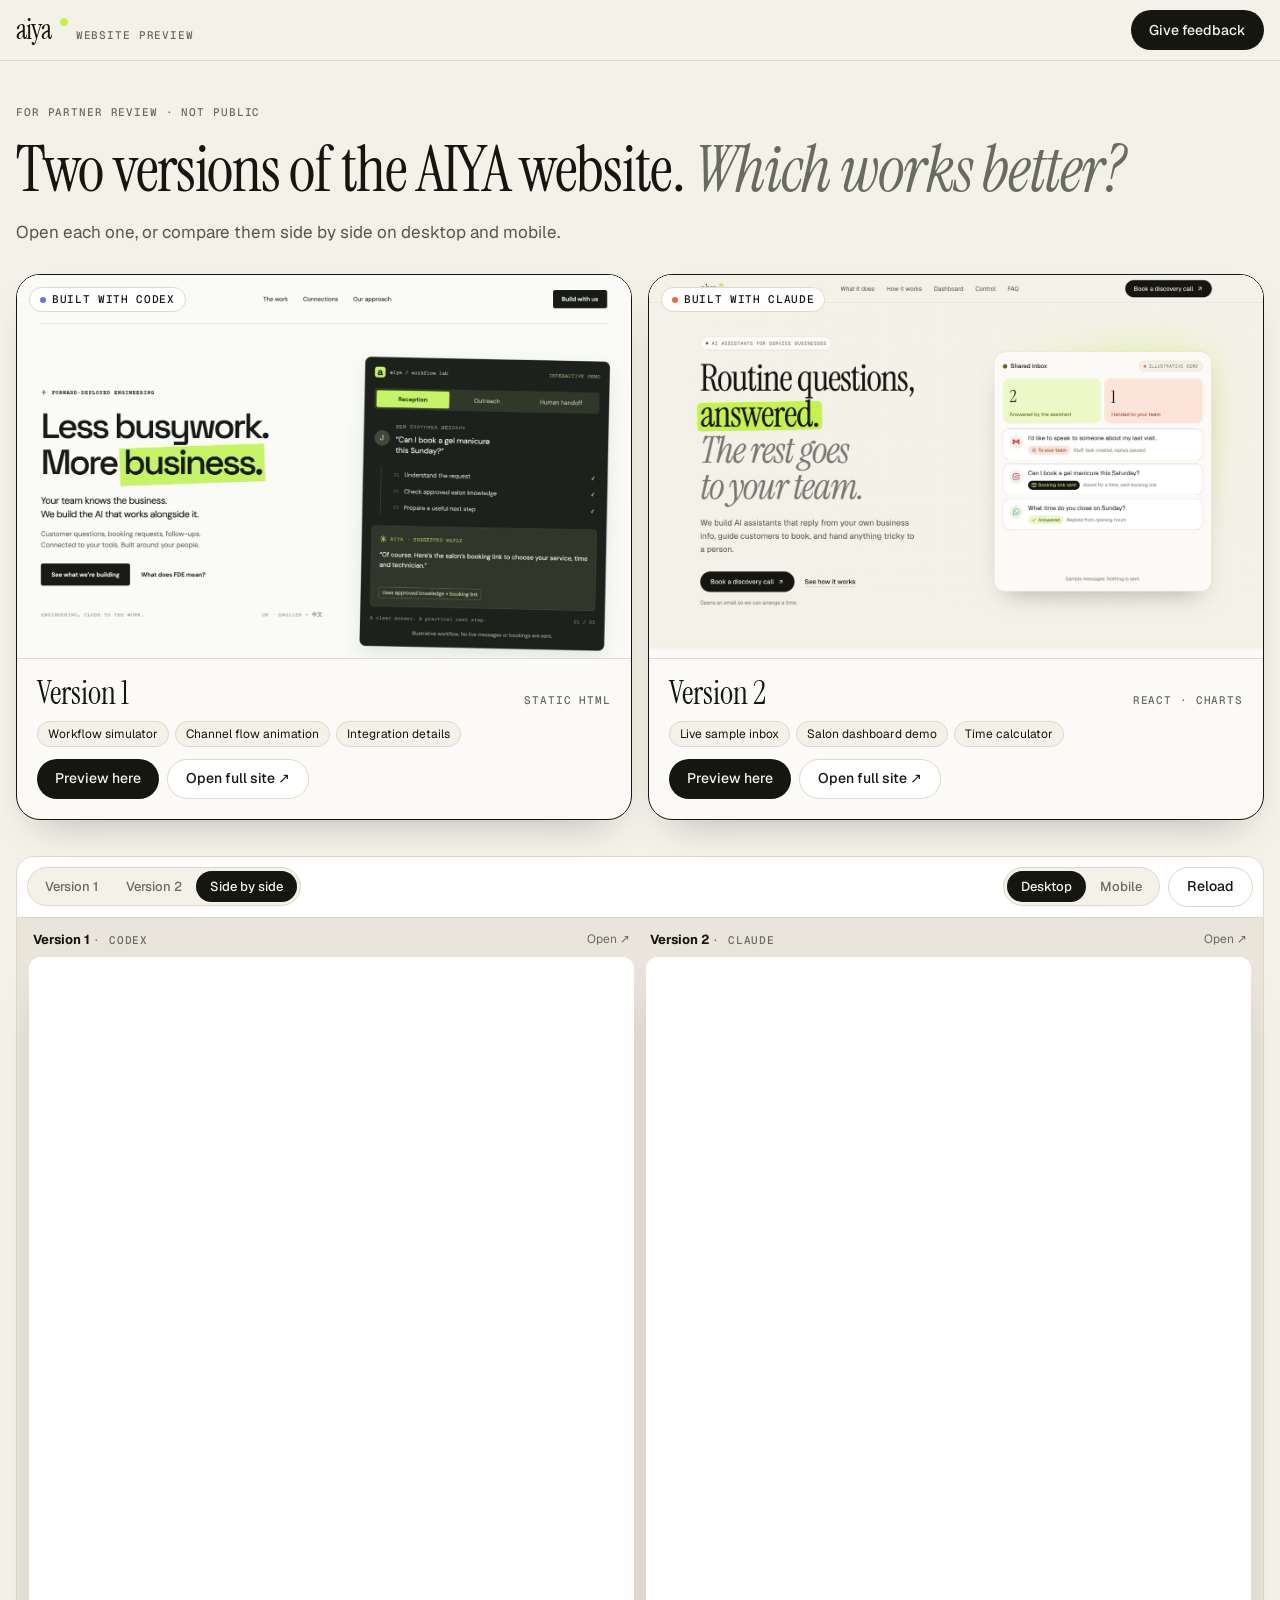
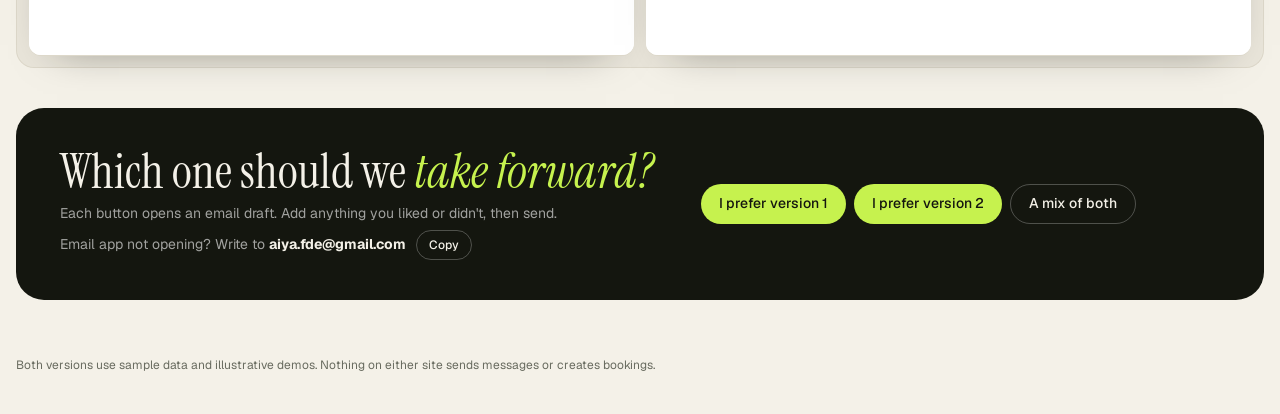
<file: index.html>
<!doctype html>
<html lang="en">
<head>
  <meta charset="utf-8" />
  <meta name="viewport" content="width=device-width, initial-scale=1" />
  <meta name="robots" content="noindex, nofollow" />
  <title>AIYA website: preview</title>
  <meta name="description" content="Two versions of the AIYA website, side by side, for partner review." />
  <link rel="icon" type="image/svg+xml" href="v2/favicon.svg" />
  <style>
    /* Fonts are self-hosted: Google Fonts is blocked in mainland China and would stall the page. */
    @font-face { font-family: "Geist"; src: url("fonts/geist.woff2") format("woff2"); font-weight: 100 900; font-display: swap; }
    @font-face { font-family: "Geist Mono"; src: url("fonts/geist-mono.woff2") format("woff2"); font-weight: 100 900; font-display: swap; }
    @font-face { font-family: "Instrument Serif"; src: url("fonts/instrument-serif.woff2") format("woff2"); font-style: normal; font-display: swap; }
    @font-face { font-family: "Instrument Serif"; src: url("fonts/instrument-serif-italic.woff2") format("woff2"); font-style: italic; font-display: swap; }
    :root {
      --paper: #f4f1e8; --card: #fbfaf6; --ink: #14160f; --ink-3: #2b2f24; --muted: #686b5f; --line: #ddd8ca;
      --lime: #c6f24e; --lime-soft: #ecf8c8; --lime-deep: #4c6410; --coral: #f0663a; --coral-soft: #fde3d8;
      --serif: "Instrument Serif", Georgia, serif; --sans: "Geist", system-ui, sans-serif; --mono: "Geist Mono", ui-monospace, monospace;
    }
    * { box-sizing: border-box; }
    html, body { margin: 0; }
    body { background: var(--paper); color: var(--ink); font: 15px/1.5 var(--sans); -webkit-font-smoothing: antialiased; }
    a { color: inherit; }
    button { font: inherit; color: inherit; cursor: pointer; }
    :focus-visible { outline: 2px solid var(--coral); outline-offset: 3px; border-radius: 6px; }
    .wrap { width: min(1320px, 100% - 32px); margin-inline: auto; }
    .label { font: 500 11px/1.4 var(--mono); letter-spacing: .08em; text-transform: uppercase; color: var(--muted); }

    header { position: sticky; top: 0; z-index: 10; background: rgb(244 241 232 / .9); backdrop-filter: blur(10px); border-bottom: 1px solid var(--line); }
    header .wrap { display: flex; align-items: center; justify-content: space-between; gap: 16px; height: 60px; }
    .brand { display: flex; align-items: baseline; gap: 8px; text-decoration: none; }
    .brand b { font: 400 28px/1 var(--serif); letter-spacing: -.03em; }
    .brand i { width: 8px; height: 8px; border-radius: 99px; background: var(--lime); transform: translateY(-13px); }
    .btn { display: inline-flex; align-items: center; justify-content: center; gap: 8px; min-height: 40px; padding: 0 18px; border-radius: 999px; border: 0; font-weight: 500; font-size: 14px; text-decoration: none; white-space: nowrap; transition: background .2s, transform .2s; }
    .btn:active { transform: scale(.98); }
    .btn-ink { background: var(--ink); color: var(--paper); } .btn-ink:hover { background: var(--ink-3); }
    .btn-line { background: #fff; border: 1px solid var(--line); } .btn-line:hover { border-color: var(--ink); }
    .btn-lime { background: var(--lime); color: var(--ink); }

    .intro { padding: 44px 0 28px; display: grid; gap: 18px; }
    .intro h1 { font: 400 clamp(2.4rem, 5vw, 4rem)/1 var(--serif); letter-spacing: -.02em; margin: 0; }
    .intro h1 em { color: var(--muted); }
    .intro p { margin: 0; color: rgb(20 22 15 / .7); font-size: 17px; max-width: 36rem; }

    .cards { display: grid; gap: 16px; grid-template-columns: 1fr; }
    @media (min-width: 860px) { .cards { grid-template-columns: 1fr 1fr; } }
    .card { background: var(--card); border: 1px solid var(--line); border-radius: 24px; overflow: hidden; display: flex; flex-direction: column; transition: box-shadow .3s, border-color .3s; }
    .card.is-active { border-color: var(--ink); box-shadow: 0 20px 40px -24px rgb(20 22 15 / .35); }
    .thumb { position: relative; aspect-ratio: 16 / 10; overflow: hidden; border-bottom: 1px solid var(--line); background: #fff; }
    .thumb img { width: 100%; height: 100%; object-fit: cover; object-position: top; display: block; transition: transform .6s cubic-bezier(.2,.7,.2,1); }
    .card:hover .thumb img { transform: scale(1.02); }
    .tag { position: absolute; top: 12px; left: 12px; }
    .pill { display: inline-flex; align-items: center; gap: 6px; padding: 4px 10px; border-radius: 999px; font: 500 11px/1.4 var(--mono); letter-spacing: .06em; text-transform: uppercase; background: #fff; border: 1px solid var(--line); }
    .pill .dot { width: 6px; height: 6px; border-radius: 99px; }
    .card-body { padding: 18px 20px 20px; display: grid; gap: 12px; }
    .card-title { display: flex; align-items: baseline; justify-content: space-between; gap: 12px; }
    .card-title h2 { margin: 0; font: 400 32px/1 var(--serif); }
    .chips { display: flex; flex-wrap: wrap; gap: 6px; }
    .chip { font-size: 12px; padding: 3px 10px; border-radius: 999px; background: var(--paper); border: 1px solid var(--line); }
    .card-actions { display: flex; flex-wrap: wrap; gap: 8px; }

    .viewer { margin-top: 36px; }
    .toolbar { display: flex; flex-wrap: wrap; align-items: center; justify-content: space-between; gap: 10px; padding: 10px; background: #fff; border: 1px solid var(--line); border-radius: 18px 18px 0 0; }
    .seg { display: inline-flex; padding: 3px; background: var(--paper); border-radius: 999px; border: 1px solid var(--line); }
    .seg button { border: 0; background: transparent; padding: 6px 14px; border-radius: 999px; font-size: 13px; font-weight: 500; color: var(--muted); }
    .seg button[aria-pressed="true"] { background: var(--ink); color: var(--paper); }
    .tools { display: flex; flex-wrap: wrap; gap: 8px; align-items: center; }
    .stage { display: grid; gap: 12px; padding: 12px; background: #e9e5da; border: 1px solid var(--line); border-top: 0; border-radius: 0 0 18px 18px; height: max(560px, calc(100vh - 150px)); }
    .stage.split { grid-template-columns: 1fr 1fr; }
    .pane { display: flex; flex-direction: column; min-width: 0; min-height: 0; }
    .pane-head { display: flex; align-items: center; justify-content: space-between; gap: 8px; padding: 0 4px 8px; }
    .pane-head strong { font-size: 13px; }
    .pane-head a { font-size: 12px; color: var(--muted); text-decoration: none; } .pane-head a:hover { color: var(--ink); }
    .frame { position: relative; flex: 1; min-height: 0; overflow: hidden; border-radius: 12px; background: #fff; box-shadow: 0 1px 0 var(--line), 0 18px 40px -28px rgb(20 22 15 / .5); }
    .frame iframe { position: absolute; top: 0; left: 0; border: 0; transform-origin: 0 0; background: #fff; }
    .stage.mobile .frame { background: transparent; box-shadow: none; }
    .stage.mobile .frame iframe { border-radius: 36px; box-shadow: 0 0 0 10px var(--ink), 0 30px 60px -30px rgb(20 22 15 / .7); }

    .feedback { margin: 40px auto 56px; background: var(--ink); color: var(--paper); border-radius: 28px; padding: 32px; display: grid; gap: 18px; }
    @media (min-width: 860px) { .feedback { grid-template-columns: 1.2fr 1fr; align-items: center; padding: 40px 44px; } }
    .feedback h2 { margin: 0; font: 400 clamp(2rem, 4vw, 3rem)/1.02 var(--serif); }
    .feedback h2 em { color: var(--lime); }
    .feedback p { margin: 6px 0 0; color: rgb(255 255 255 / .6); font-size: 14px; }
    .feedback .actions { display: flex; flex-wrap: wrap; gap: 8px; }
    .feedback .btn-line { background: transparent; color: var(--paper); border-color: rgb(255 255 255 / .25); } .feedback .btn-line:hover { background: rgb(255 255 255 / .08); }
    footer { padding: 0 0 40px; color: var(--muted); font-size: 12px; }

    /* Narrow screens: one version at a time, real phone width, no split. */
    @media (max-width: 859px) {
      .opt-split, .opt-desktop { display: none !important; }
      .stage { height: 78vh; padding: 8px; }
      .stage.split { grid-template-columns: 1fr; }
    }
  </style>
</head>
<body>
  <header>
    <div class="wrap">
      <a class="brand" href="./" aria-label="AIYA preview home"><b>aiya</b><i aria-hidden="true"></i><span class="label">Website preview</span></a>
      <a class="btn btn-ink" id="feedback-top" href="#feedback">Give feedback</a>
    </div>
  </header>

  <main class="wrap">
    <section class="intro">
      <span class="label">For partner review · not public</span>
      <h1>Two versions of the AIYA website. <em>Which works better?</em></h1>
      <p>Open each one, or compare them side by side on desktop and mobile.</p>
    </section>

    <section class="cards" aria-label="Versions">
      <article class="card" data-card="v1">
        <div class="thumb">
          <img src="thumbs/v1.jpg" alt="Version 1 home page" loading="lazy" />
          <span class="tag pill"><span class="dot" style="background:#6971ed"></span>Built with Codex</span>
        </div>
        <div class="card-body">
          <div class="card-title"><h2>Version 1</h2><span class="label">Static HTML</span></div>
          <div class="chips"><span class="chip">Workflow simulator</span><span class="chip">Channel flow animation</span><span class="chip">Integration details</span></div>
          <div class="card-actions">
            <button class="btn btn-ink" data-show="v1">Preview here</button>
            <a class="btn btn-line" href="v1/" target="_blank" rel="noopener">Open full site ↗</a>
          </div>
        </div>
      </article>
      <article class="card" data-card="v2">
        <div class="thumb">
          <img src="thumbs/v2.jpg" alt="Version 2 home page" loading="lazy" />
          <span class="tag pill"><span class="dot" style="background:var(--coral)"></span>Built with Claude</span>
        </div>
        <div class="card-body">
          <div class="card-title"><h2>Version 2</h2><span class="label">React · charts</span></div>
          <div class="chips"><span class="chip">Live sample inbox</span><span class="chip">Salon dashboard demo</span><span class="chip">Time calculator</span></div>
          <div class="card-actions">
            <button class="btn btn-ink" data-show="v2">Preview here</button>
            <a class="btn btn-line" href="v2/" target="_blank" rel="noopener">Open full site ↗</a>
          </div>
        </div>
      </article>
    </section>

    <section class="viewer" id="viewer" aria-label="Preview">
      <div class="toolbar">
        <div class="seg" role="group" aria-label="Which version">
          <button data-mode="v1" aria-pressed="false">Version 1</button>
          <button data-mode="v2" aria-pressed="false">Version 2</button>
          <button data-mode="split" class="opt-split" aria-pressed="false">Side by side</button>
        </div>
        <div class="tools">
          <div class="seg opt-desktop" role="group" aria-label="Device">
            <button data-device="desktop" aria-pressed="true">Desktop</button>
            <button data-device="mobile" aria-pressed="false">Mobile</button>
          </div>
          <button class="btn btn-line" id="reload" title="Reload previews">Reload</button>
        </div>
      </div>
      <div class="stage" id="stage"></div>
    </section>

    <section class="feedback" id="feedback">
      <div>
        <h2>Which one should we <em>take forward?</em></h2>
        <p>Each button opens an email draft. Add anything you liked or didn't, then send.</p>
        <p>Email app not opening? Write to <strong style="color:var(--paper)">aiya.fde@gmail.com</strong> <button class="btn btn-line" id="copy-mail" style="min-height:30px;padding:0 12px;font-size:12px;margin-left:6px">Copy</button></p>
      </div>
      <div class="actions">
        <a class="btn btn-lime" data-vote="Version 1">I prefer version 1</a>
        <a class="btn btn-lime" data-vote="Version 2">I prefer version 2</a>
        <a class="btn btn-line" data-vote="A mix of both">A mix of both</a>
      </div>
    </section>
  </main>
  <footer class="wrap">Both versions use sample data and illustrative demos. Nothing on either site sends messages or creates bookings.</footer>

  <script>
    (function () {
      var FEEDBACK_EMAIL = "aiya.fde@gmail.com";
      var SITES = {
        v1: { url: "v1/", name: "Version 1", by: "Codex" },
        v2: { url: "v2/", name: "Version 2", by: "Claude" }
      };
      var SIZES = { desktop: [1440, 900], mobile: [390, 844] };
      var narrow = window.matchMedia("(max-width: 859px)");
      var state = { mode: narrow.matches ? "v2" : "split", device: narrow.matches ? "mobile" : "desktop" };
      var stage = document.getElementById("stage");

      document.querySelectorAll("[data-vote]").forEach(function (a) {
        var choice = a.getAttribute("data-vote");
        var body = [
          "Hi,",
          "",
          "My preference for the AIYA website: " + choice + ".",
          "",
          "What worked:",
          "What I'd change:",
          "",
          "Name:"
        ].join("\n");
        a.href = "mailto:" + FEEDBACK_EMAIL + "?subject=" + encodeURIComponent("AIYA website feedback: " + choice) + "&body=" + encodeURIComponent(body);
      });

      function pane(key) {
        var s = SITES[key];
        var el = document.createElement("div");
        el.className = "pane";
        el.innerHTML =
          '<div class="pane-head"><strong>' + s.name + ' <span class="label">· ' + s.by + '</span></strong>' +
          '<a href="' + s.url + '" target="_blank" rel="noopener">Open ↗</a></div>' +
          '<div class="frame"><iframe title="' + s.name + ' preview" src="' + s.url + '" loading="eager"></iframe></div>';
        return el;
      }

      function fit() {
        var size = SIZES[state.device];
        stage.querySelectorAll(".frame").forEach(function (frame) {
          var iframe = frame.querySelector("iframe");
          var w = frame.clientWidth, h = frame.clientHeight;
          var native = narrow.matches;
          if (native) {
            // Phones and small tablets: show the site at the real width, no scaling.
            iframe.style.width = w + "px"; iframe.style.height = h + "px";
            iframe.style.transform = "none"; iframe.style.left = "0px";
            return;
          }
          var scale = state.device === "desktop" ? Math.min(1, w / size[0]) : Math.min(1, (h - 24) / size[1], (w - 24) / size[0]);
          iframe.style.width = size[0] + "px";
          iframe.style.height = (state.device === "desktop" ? h / scale : size[1]) + "px";
          iframe.style.transform = "scale(" + scale + ")";
          iframe.style.left = state.device === "mobile" ? Math.max(0, (w - size[0] * scale) / 2) + "px" : "0px";
          iframe.style.top = state.device === "mobile" ? "12px" : "0px";
        });
      }

      function render() {
        stage.innerHTML = "";
        stage.className = "stage" + (state.mode === "split" ? " split" : "") + (state.device === "mobile" && !narrow.matches ? " mobile" : "");
        (state.mode === "split" ? ["v1", "v2"] : [state.mode]).forEach(function (k) { stage.appendChild(pane(k)); });
        document.querySelectorAll("[data-mode]").forEach(function (b) { b.setAttribute("aria-pressed", String(b.getAttribute("data-mode") === state.mode)); });
        document.querySelectorAll("[data-device]").forEach(function (b) { b.setAttribute("aria-pressed", String(b.getAttribute("data-device") === state.device)); });
        document.querySelectorAll("[data-card]").forEach(function (c) {
          c.classList.toggle("is-active", state.mode === "split" || c.getAttribute("data-card") === state.mode);
        });
        requestAnimationFrame(fit);
      }

      document.querySelectorAll("[data-mode]").forEach(function (b) {
        b.addEventListener("click", function () { state.mode = b.getAttribute("data-mode"); render(); });
      });
      document.querySelectorAll("[data-device]").forEach(function (b) {
        b.addEventListener("click", function () { state.device = b.getAttribute("data-device"); render(); });
      });
      document.querySelectorAll("[data-show]").forEach(function (b) {
        b.addEventListener("click", function () {
          state.mode = b.getAttribute("data-show"); render();
          document.getElementById("viewer").scrollIntoView({ behavior: "smooth", block: "start" });
        });
      });
      document.getElementById("reload").addEventListener("click", render);
      document.getElementById("copy-mail").addEventListener("click", function () {
        var b = this;
        if (navigator.clipboard) navigator.clipboard.writeText(FEEDBACK_EMAIL).then(function () { b.textContent = "Copied"; });
      });
      narrow.addEventListener("change", function () {
        if (narrow.matches && state.mode === "split") state.mode = "v2";
        render();
      });
      new ResizeObserver(fit).observe(stage);
      render();
    })();
  </script>
</body>
</html>
</file>
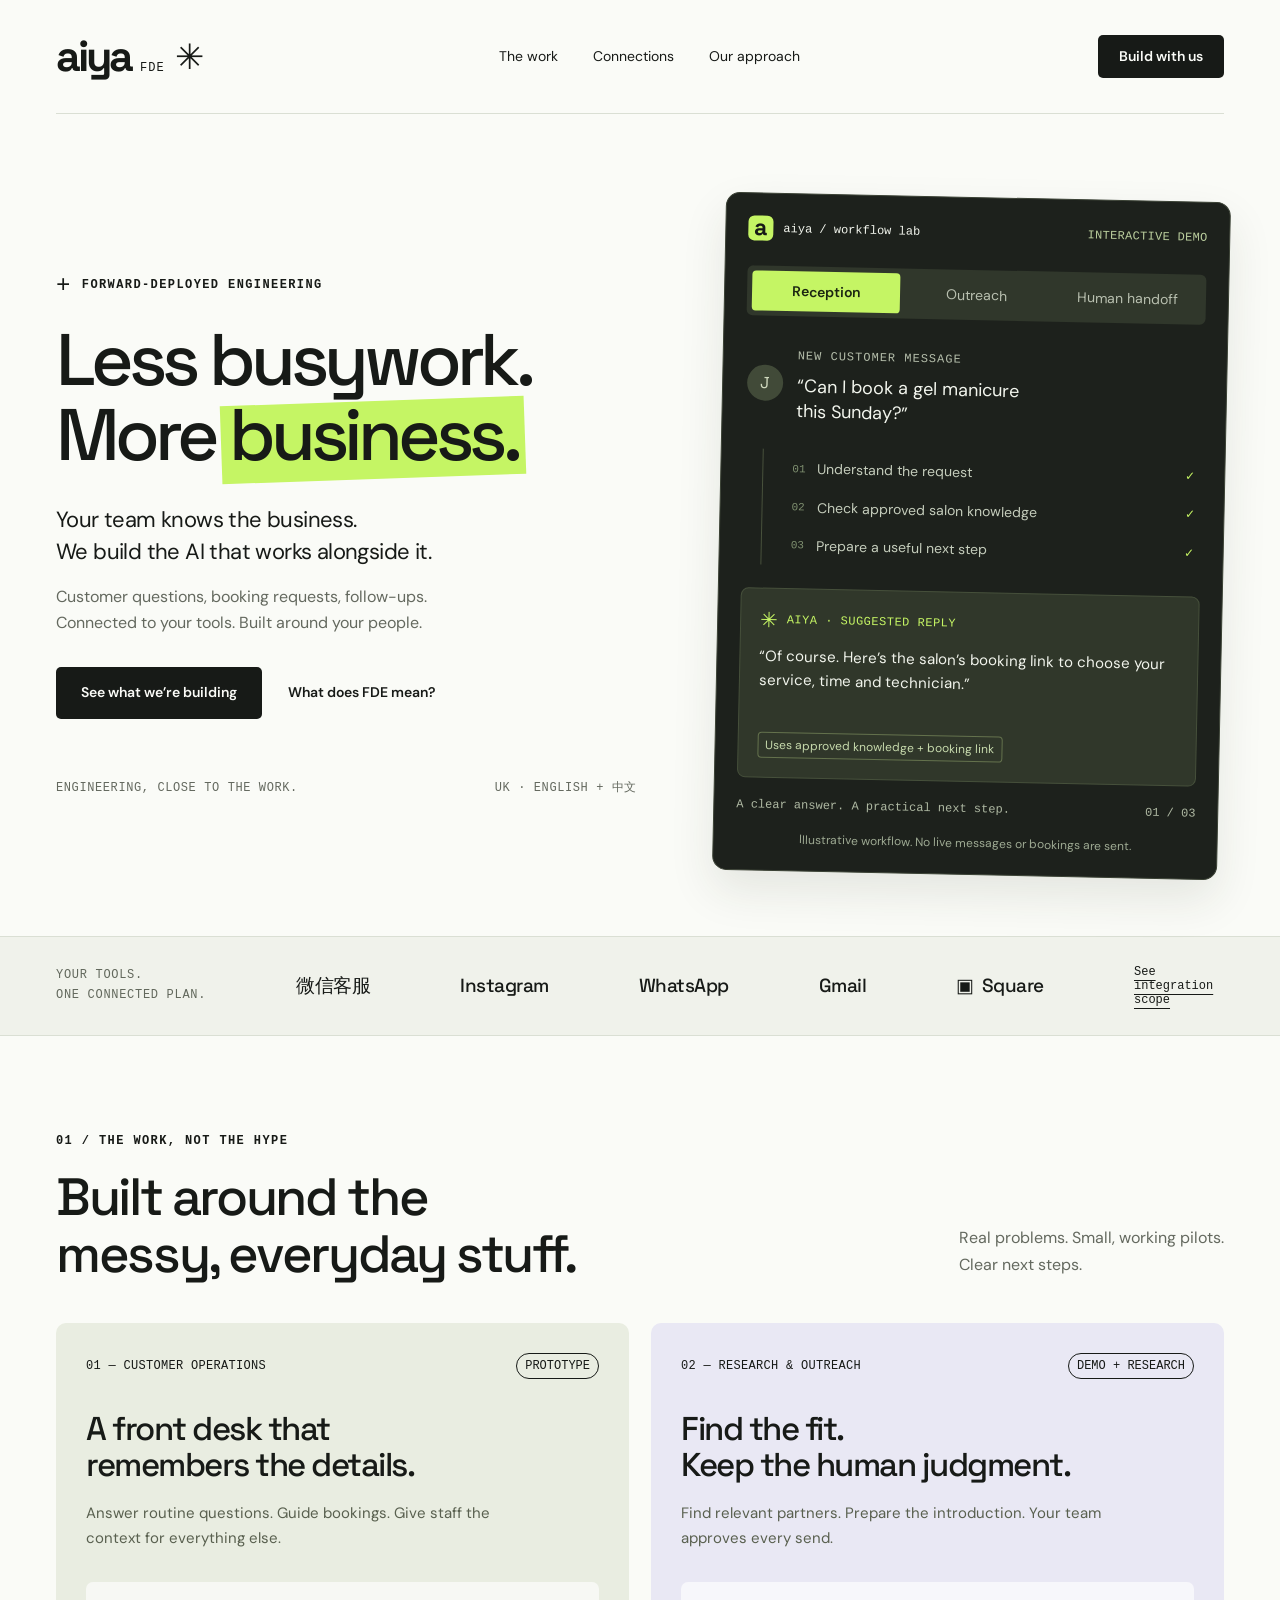
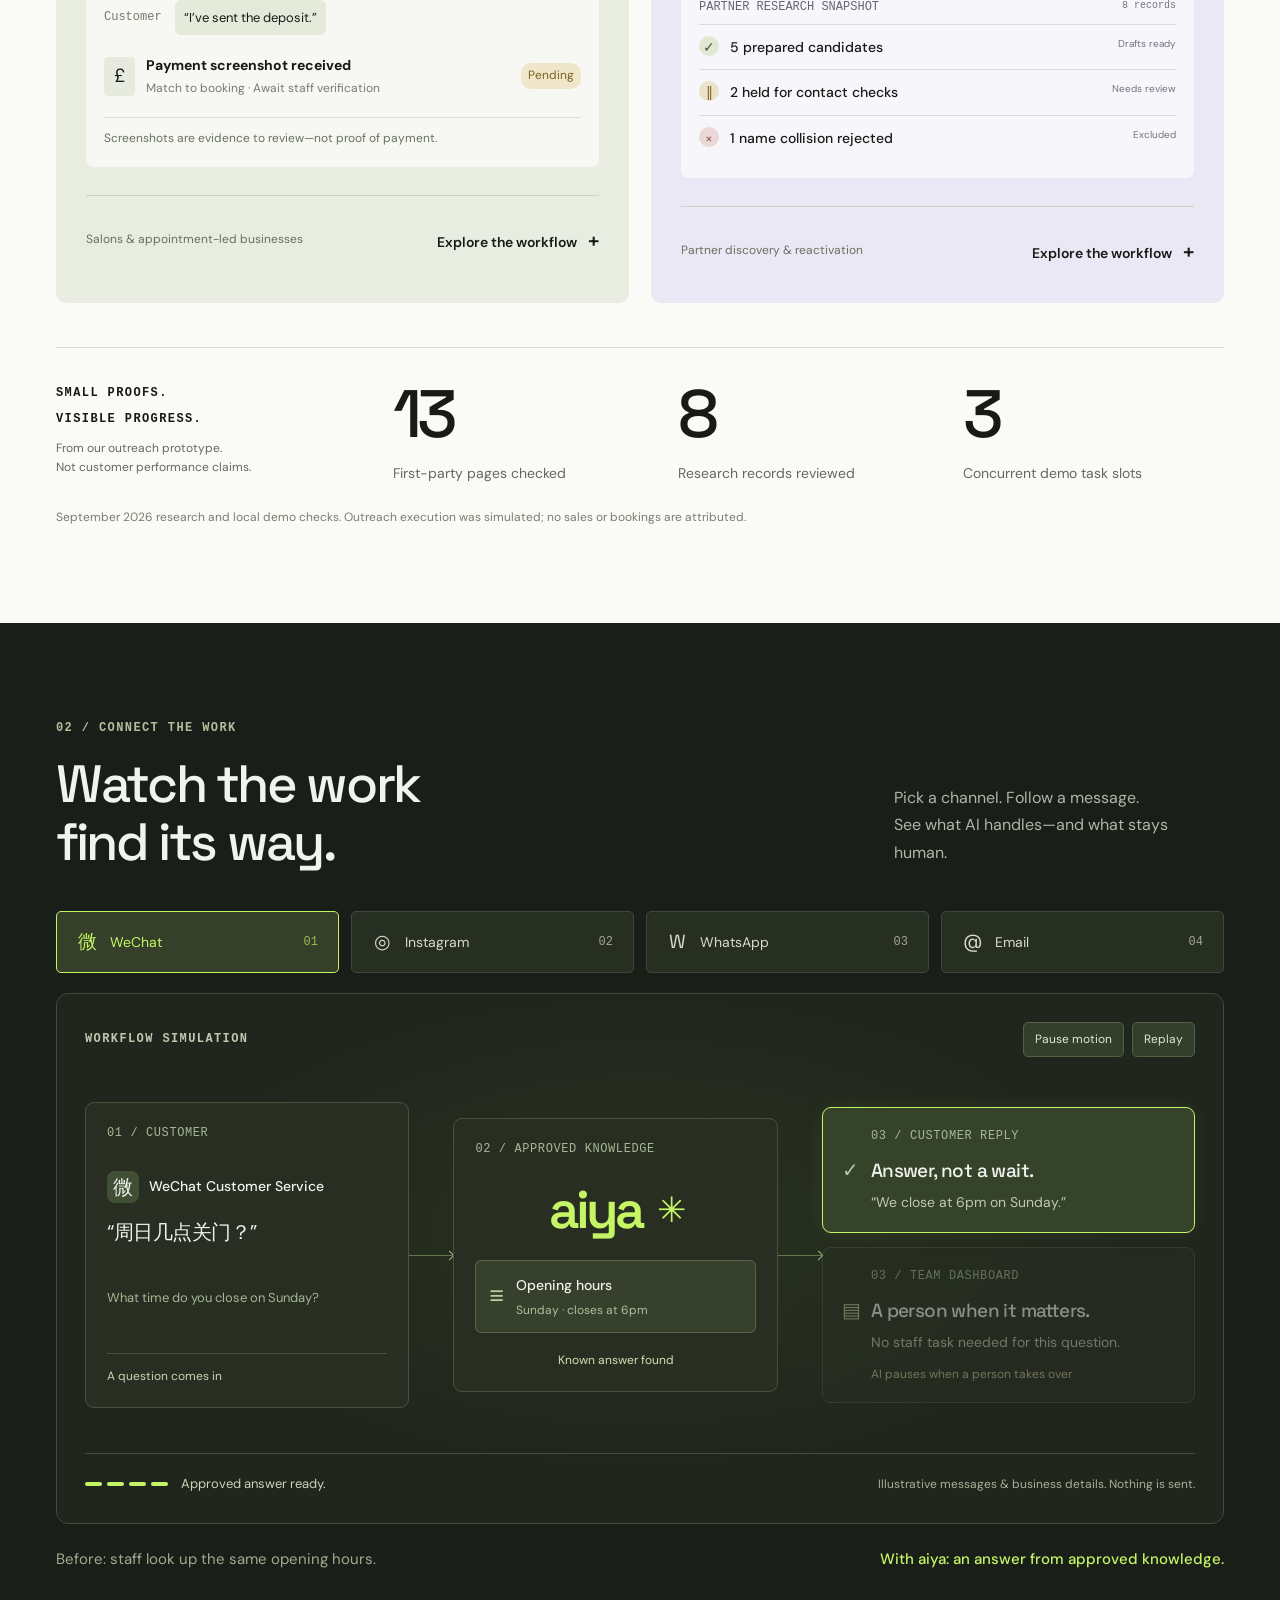
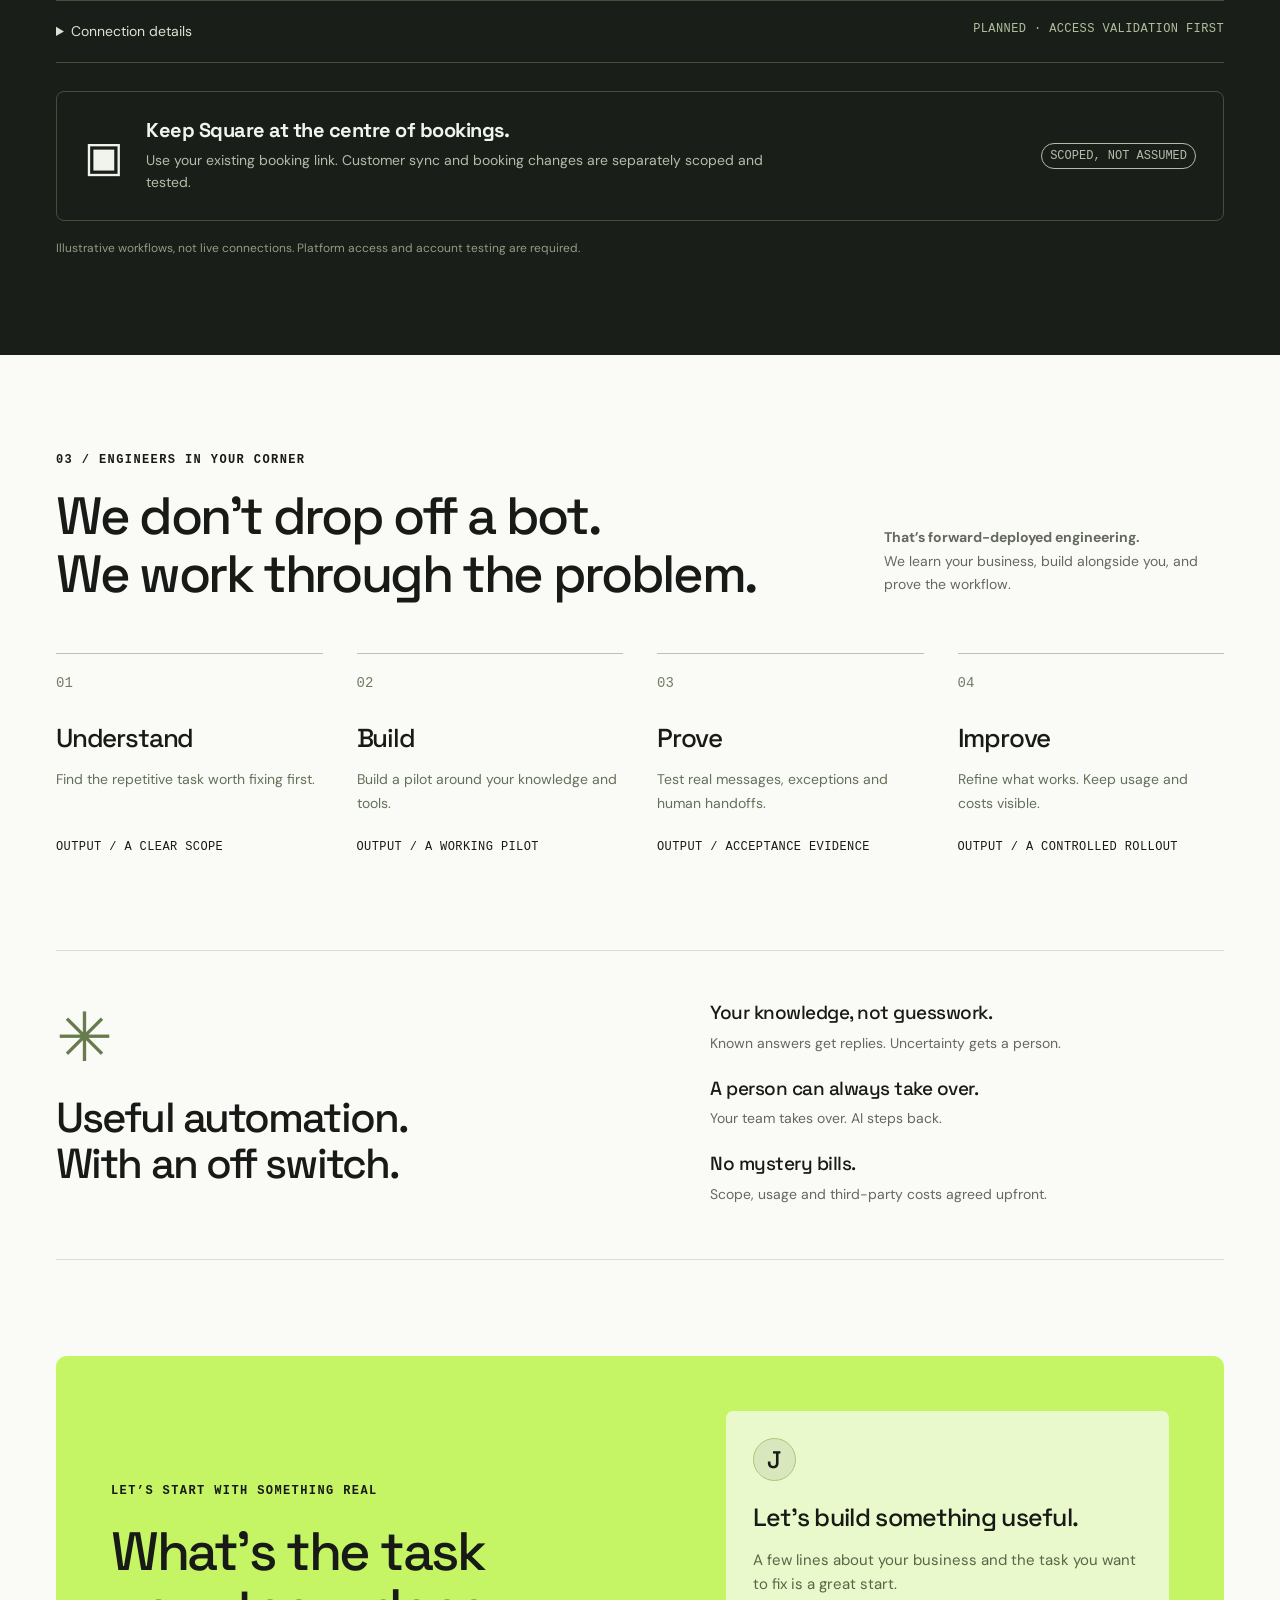
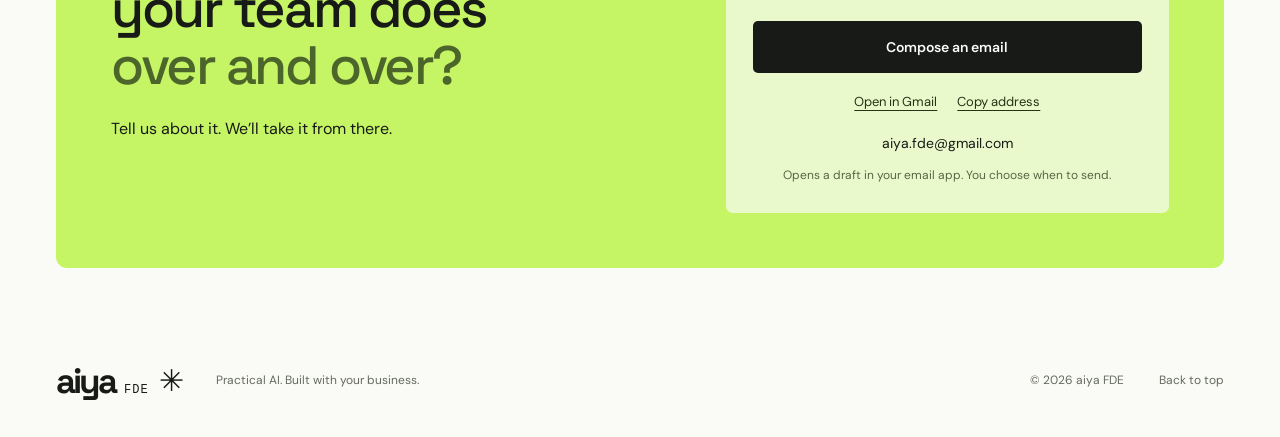
<file: v1/index.html>
<!doctype html>
<html lang="en">
<head>
  <meta name="robots" content="noindex, nofollow">
  <meta charset="utf-8"><meta name="viewport" content="width=device-width, initial-scale=1">
  <title>aiya FDE — AI that gets the work done.</title>
  <meta name="description" content="Forward-deployed engineering for service businesses. We turn customer conversations, bookings and outreach into connected workflows—with people in control.">
  <link rel="icon" type="image/svg+xml" href="data:image/svg+xml,%3Csvg xmlns='http://www.w3.org/2000/svg' viewBox='0 0 64 64'%3E%3Crect width='64' height='64' rx='16' fill='%23c5f564'/%3E%3Ctext x='13' y='46' font-size='49' font-family='Arial' font-weight='bold' fill='%23171916'%3Ea%3C/text%3E%3C/svg%3E">
  <link rel="stylesheet" href="style.css">
  <script src="app.js" defer></script>
</head>
<body>
<a class="skip" href="#main">Skip to content</a>
<header class="header wrap">
  <a class="brand" href="#" aria-label="aiya FDE home">aiya<span>FDE</span><i aria-hidden="true">✳</i></a>
  <nav aria-label="Main navigation"><a href="#work">The work</a><a href="#connections">Connections</a><a href="#approach">Our approach</a></nav>
  <a class="button small dark email-cta" href="mailto:aiya.fde@gmail.com?subject=Let%E2%80%99s%20build%20with%20aiya%20FDE&amp;body=Hi%20Junyi%2C%0A%0AI%E2%80%99d%20like%20to%20explore%20AI%20for%20my%20business.%0A%0ABusiness%20name%3A%0AWhat%20we%E2%80%99d%20like%20help%20with%3A%0ATools%20we%20currently%20use%3A%0A%0AThanks%21" target="_blank" rel="noopener noreferrer">Build with us</a>
</header>
<main id="main">
<section class="hero wrap">
  <div class="hero-copy">
    <p class="eyebrow"><span class="tiny-cross" aria-hidden="true">+</span> FORWARD-DEPLOYED ENGINEERING</p>
    <h1>Less busywork.<br>More <span class="highlight">business.</span></h1>
    <p class="intro">Your team knows the business.<br>We build the AI that works alongside it.</p>
    <p class="hero-detail">Customer questions, booking requests, follow-ups.<br>Connected to your tools. Built around your people.</p>
    <div class="hero-actions"><a class="button dark" href="#work">See what we’re building</a><a class="text-link" href="#approach">What does FDE mean?</a></div>
    <div class="hero-foot"><span>ENGINEERING, CLOSE TO THE WORK.</span><span>UK · ENGLISH + 中文</span></div>
  </div>
  <div class="agent-window">
    <div class="window-top"><span><b class="mini-brand">a</b> aiya / workflow lab</span><span class="simulation">INTERACTIVE DEMO</span></div>
    <div class="workflow-tabs" role="tablist" aria-label="Explore an example workflow">
      <button role="tab" aria-selected="true" aria-controls="workflow-panel" id="tab-reception" data-workflow="reception">Reception</button>
      <button role="tab" aria-selected="false" aria-controls="workflow-panel" id="tab-outreach" data-workflow="outreach" tabindex="-1">Outreach</button>
      <button role="tab" aria-selected="false" aria-controls="workflow-panel" id="tab-handoff" data-workflow="handoff" tabindex="-1">Human handoff</button>
    </div>
    <div id="workflow-panel" role="tabpanel" aria-labelledby="tab-reception">
      <div class="customer-event"><div class="avatar">J</div><div><span class="event-label" id="event-label">NEW CUSTOMER MESSAGE</span><p id="event-message">“Can I book a gel manicure<br>this Sunday?”</p></div></div>
      <div class="flow-track" aria-label="Workflow steps"><div><span>01</span><p id="step-one">Understand the request</p><b>✓</b></div><div><span>02</span><p id="step-two">Check approved salon knowledge</p><b>✓</b></div><div><span>03</span><p id="step-three">Prepare a useful next step</p><b>✓</b></div></div>
      <div class="agent-result"><span class="result-heading"><span aria-hidden="true">✳</span> <span id="result-type">AIYA · SUGGESTED REPLY</span></span><p id="result-message">“Of course. Here’s the salon’s booking link to choose your service, time and technician.”</p><span id="result-tag" class="result-tag">Uses approved knowledge + booking link</span></div>
      <div class="window-bottom"><span id="workflow-state">A clear answer. A practical next step.</span><span>01 / 03</span></div>
    </div>
    <div class="simulation-note">Illustrative workflow. No live messages or bookings are sent.</div>
  </div>
</section>
<div class="integration-strip"><div class="wrap"><span class="strip-label">YOUR TOOLS.<br>ONE CONNECTED PLAN.</span><div class="platform-word">微信客服</div><div class="platform-word">Instagram</div><div class="platform-word">WhatsApp</div><div class="platform-word">Gmail</div><div class="platform-word square-word"><span aria-hidden="true">▣</span> Square</div><a href="#connections">See integration scope</a></div></div>
<section class="work-section wrap section" id="work">
  <div class="section-heading"><div><p class="eyebrow">01 / THE WORK, NOT THE HYPE</p><h2>Built around the<br>messy, everyday stuff.</h2></div><p>Real problems. Small, working pilots.<br>Clear next steps.</p></div>
  <div class="work-grid">
    <article class="case-card reception-case"><div class="case-top"><span class="case-label">01 — CUSTOMER OPERATIONS</span><span class="pill">PROTOTYPE</span></div><h3>A front desk that<br>remembers the details.</h3><p>Answer routine questions. Guide bookings. Give staff the context for everything else.</p><div class="mini-conversation"><div class="chat-line">Customer <span>“I’ve sent the deposit.”</span></div><div class="deposit-row"><span class="receipt-icon" aria-hidden="true">£</span><div><b>Payment screenshot received</b><span>Match to booking · Await staff verification</span></div><span class="pending-tag">Pending</span></div><div class="safety-line">Screenshots are evidence to review—not proof of payment.</div></div><div class="case-bottom"><span>Salons & appointment-led businesses</span><button class="case-link" data-detail="reception">Explore the workflow <span aria-hidden="true">+</span></button></div></article>
    <article class="case-card outreach-case"><div class="case-top"><span class="case-label">02 — RESEARCH & OUTREACH</span><span class="pill">DEMO + RESEARCH</span></div><h3>Find the fit.<br>Keep the human judgment.</h3><p>Find relevant partners. Prepare the introduction. Your team approves every send.</p><div class="task-board"><div class="task-board-head"><span>PARTNER RESEARCH SNAPSHOT</span><span>8 records</span></div><div><span class="task-check">✓</span><b>5 prepared candidates</b><span>Drafts ready</span></div><div><span class="task-hold">‖</span><b>2 held for contact checks</b><span>Needs review</span></div><div><span class="task-reject">×</span><b>1 name collision rejected</b><span>Excluded</span></div></div><div class="case-bottom"><span>Partner discovery & reactivation</span><button class="case-link" data-detail="outreach">Explore the workflow <span aria-hidden="true">+</span></button></div></article>
  </div>
  <div class="evidence-row"><div class="evidence-intro"><span class="eyebrow">SMALL PROOFS.<br>VISIBLE PROGRESS.</span><p>From our outreach prototype.<br>Not customer performance claims.</p></div><div><strong>13</strong><span>First-party pages checked</span></div><div><strong>8</strong><span>Research records reviewed</span></div><div><strong>3</strong><span>Concurrent demo task slots</span></div><div class="evidence-note">September 2026 research and local demo checks. Outreach execution was simulated; no sales or bookings are attributed.</div></div>
</section>
<section class="dark-section section" id="connections"><div class="wrap">
  <div class="section-heading"><div><p class="eyebrow">02 / CONNECT THE WORK</p><h2>Watch the work<br>find its way.</h2></div><p>Pick a channel. Follow a message. <br>See what AI handles—and what stays human.</p></div>
  <div class="channel-list flow-channels" aria-label="Choose a workflow example"><button class="channel active" data-channel="wechat" aria-pressed="true"><span class="channel-icon">微</span>WeChat<span class="channel-more">01</span></button><button class="channel" data-channel="instagram" aria-pressed="false"><span class="channel-icon">◎</span>Instagram<span class="channel-more">02</span></button><button class="channel" data-channel="whatsapp" aria-pressed="false"><span class="channel-icon">W</span>WhatsApp<span class="channel-more">03</span></button><button class="channel" data-channel="email" aria-pressed="false"><span class="channel-icon">@</span>Email<span class="channel-more">04</span></button></div>
  <div class="flow-theatre" id="flow-theatre" data-stage="3" data-route="reply">
    <div class="theatre-top"><span class="eyebrow">WORKFLOW SIMULATION</span><div class="motion-controls"><button id="motion-toggle" aria-pressed="false">Pause motion</button><button id="replay-flow">Replay</button></div></div>
    <div class="visual-pipeline" aria-label="Message flows through approved knowledge to either an answer or a human task">
      <article class="pipeline-card input-node"><span class="node-label">01 / CUSTOMER</span><div class="message-source"><span id="flow-icon">微</span><b id="flow-source">WeChat Customer Service</b></div><p id="flow-message">“周日几点关门？”</p><span class="message-translation" id="flow-translation">What time do you close on Sunday?</span><span class="node-foot">A question comes in</span></article>
      <div class="signal-wire wire-in" aria-hidden="true"><span></span></div>
      <article class="pipeline-card brain-node"><span class="node-label">02 / APPROVED KNOWLEDGE</span><div class="brain-logo">aiya<span aria-hidden="true">✳</span></div><div class="knowledge-token"><span aria-hidden="true">≡</span><div><b id="flow-knowledge-title">Opening hours</b><span id="flow-knowledge">Sunday · closes at 6pm</span></div></div><div class="decision-token" id="flow-decision">Known answer found</div></article>
      <div class="signal-wire wire-out" aria-hidden="true"><span></span></div>
      <div class="output-nodes"><article class="pipeline-card reply-node"><span class="node-label">03 / CUSTOMER REPLY</span><span class="outcome-icon" aria-hidden="true">✓</span><h3 id="flow-reply-heading">Answer, not a wait.</h3><p id="flow-reply">“We close at 6pm on Sunday.”</p></article><article class="pipeline-card human-node"><span class="node-label">03 / TEAM DASHBOARD</span><span class="outcome-icon" aria-hidden="true">▤</span><h3 id="flow-task-heading">A person when it matters.</h3><p id="flow-task">No staff task needed for this question.</p><span class="human-stop" id="flow-stop">AI pauses when a person takes over</span></article></div>
    </div>
    <div class="flow-caption"><div class="flow-progress" aria-hidden="true"><i></i><i></i><i></i><i></i></div><p id="flow-status">Approved answer ready.</p><span>Illustrative messages & business details. Nothing is sent.</span></div>
  </div>
  <div class="flow-outcome"><span id="outcome-before">Before: staff look up the same opening hours.</span><strong id="outcome-after">With aiya: an answer from approved knowledge.</strong></div>
  <details class="connection-details"><summary>Connection details <span id="channel-state">PLANNED · ACCESS VALIDATION FIRST</span></summary><div class="connection-detail"><h3 id="channel-title">WeChat, through the official route.</h3><p id="channel-description">We plan around WeChat Customer Service (微信客服), not bots running a personal WeChat account. A real receive–reply test comes first.</p><div class="connection-boundary"><span>THE IMPORTANT BOUNDARY</span><p id="channel-boundary">Enterprise contacts aren’t the Customer Service API. Personal contacts don’t automatically migrate.</p></div></div></details>
  <div class="square-note"><span class="square-mark" aria-hidden="true">▣</span><div><h4>Keep Square at the centre of bookings.</h4><p>Use your existing booking link. Customer sync and booking changes are separately scoped and tested.</p></div><span class="pill">SCOPED, NOT ASSUMED</span></div>
  <p class="integration-disclaimer">Illustrative workflows, not live connections. Platform access and account testing are required.</p>
</div></section>
<section class="section wrap approach" id="approach"><div class="section-heading"><div><p class="eyebrow">03 / ENGINEERS IN YOUR CORNER</p><h2>We don’t drop off a bot.<br>We work through the problem.</h2></div><p><b>That’s forward-deployed engineering.</b><br>We learn your business, build alongside you, and prove the workflow.</p></div><div class="process-grid"><article><span class="process-number">01</span><h3>Understand</h3><p>Find the repetitive task worth fixing first.</p><span class="deliverable">OUTPUT / A CLEAR SCOPE</span></article><article><span class="process-number">02</span><h3>Build</h3><p>Build a pilot around your knowledge and tools.</p><span class="deliverable">OUTPUT / A WORKING PILOT</span></article><article><span class="process-number">03</span><h3>Prove</h3><p>Test real messages, exceptions and human handoffs.</p><span class="deliverable">OUTPUT / ACCEPTANCE EVIDENCE</span></article><article><span class="process-number">04</span><h3>Improve</h3><p>Refine what works. Keep usage and costs visible.</p><span class="deliverable">OUTPUT / A CONTROLLED ROLLOUT</span></article></div></section>
<section class="control-section wrap"><div class="control-title"><span class="big-star" aria-hidden="true">✳</span><h2>Useful automation.<br>With an off switch.</h2></div><div class="control-points"><div><h3>Your knowledge, not guesswork.</h3><p>Known answers get replies. Uncertainty gets a person.</p></div><div><h3>A person can always take over.</h3><p>Your team takes over. AI steps back.</p></div><div><h3>No mystery bills.</h3><p>Scope, usage and third-party costs agreed upfront.</p></div></div></section>
<section class="section wrap" id="start"><div class="start-panel"><div><p class="eyebrow">LET’S START WITH SOMETHING REAL</p><h2>What’s the task<br>your team does<br><span>over and over?</span></h2><p>Tell us about it. We’ll take it from there.</p></div><div class="brief-card contact-card"><span class="contact-monogram" aria-hidden="true">J</span><h3>Let’s build something useful.</h3><p>A few lines about your business and the task you want to fix is a great start.</p><a class="button dark email-cta" href="mailto:aiya.fde@gmail.com?subject=Let%E2%80%99s%20build%20with%20aiya%20FDE&amp;body=Hi%20Junyi%2C%0A%0AI%E2%80%99d%20like%20to%20explore%20AI%20for%20my%20business.%0A%0ABusiness%20name%3A%0AWhat%20we%E2%80%99d%20like%20help%20with%3A%0ATools%20we%20currently%20use%3A%0A%0AThanks%21" target="_blank" rel="noopener noreferrer">Compose an email</a><div class="contact-options"><a id="gmail-compose" href="https://mail.google.com/mail/?view=cm&amp;fs=1&amp;to=aiya.fde%40gmail.com&amp;su=Let%27s%20build%20with%20aiya%20FDE&amp;body=Hi%20Junyi%2C%0A%0AI%27d%20like%20to%20explore%20AI%20for%20my%20business.%0A%0ABusiness%20name%3A%0AWhat%20we%27d%20like%20help%20with%3A%0ATools%20we%20currently%20use%3A%0A%0AThanks%21" target="_blank" rel="noopener noreferrer">Open in Gmail</a><button id="copy-email">Copy address</button></div><a class="email-address" href="mailto:aiya.fde@gmail.com">aiya.fde@gmail.com</a><p class="brief-feedback" id="brief-feedback" role="status">Opens a draft in your email app. You choose when to send.</p></div></div></section>
</main>
<footer class="wrap footer"><a class="brand" href="#">aiya<span>FDE</span><i aria-hidden="true">✳</i></a><p>Practical AI. Built with your business.</p><span>© 2026 aiya FDE</span><a href="#main">Back to top</a></footer>
<dialog id="case-dialog" aria-labelledby="dialog-title"><button class="dialog-close" aria-label="Close project details">×</button><p class="eyebrow" id="dialog-label"></p><h2 id="dialog-title"></h2><p id="dialog-description"></p><ol id="dialog-steps"></ol><div class="dialog-note" id="dialog-note"></div><span id="demo-link" hidden style="display:none"></span></dialog>
</body></html>
</file>
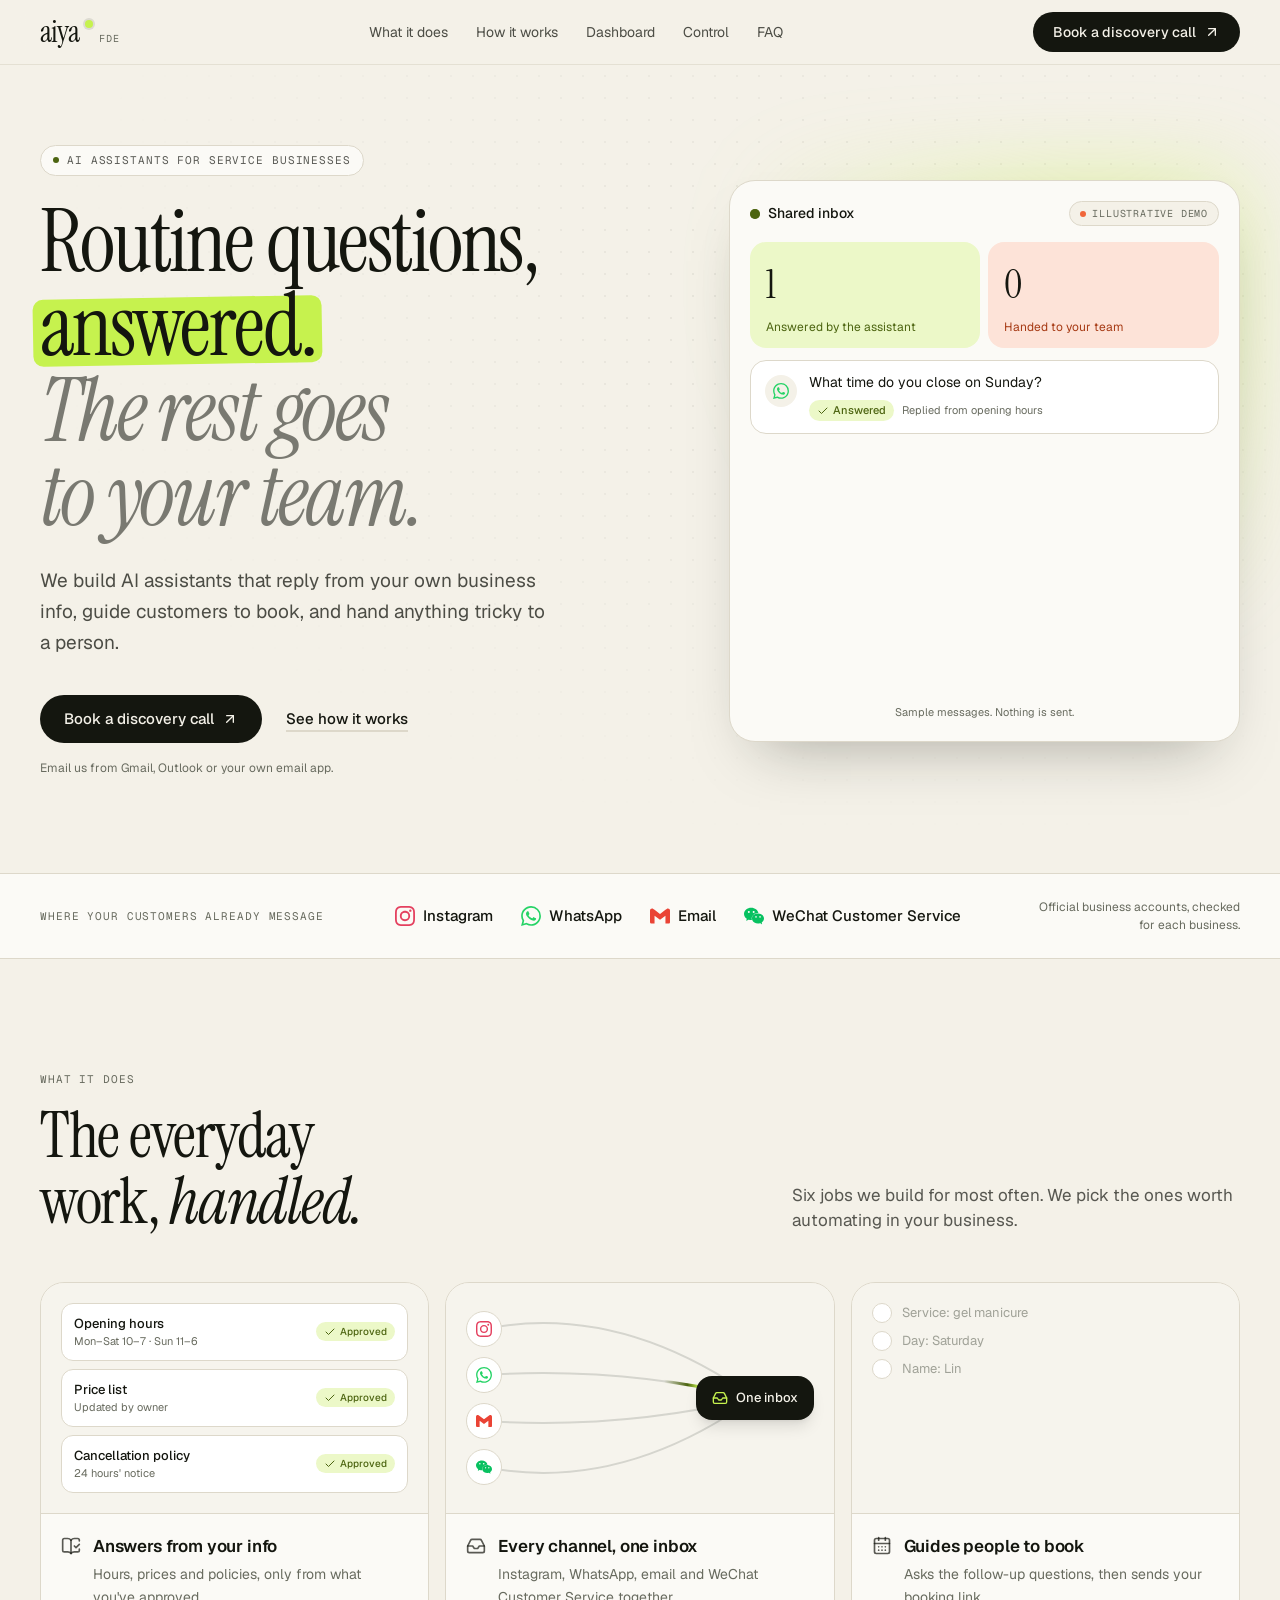
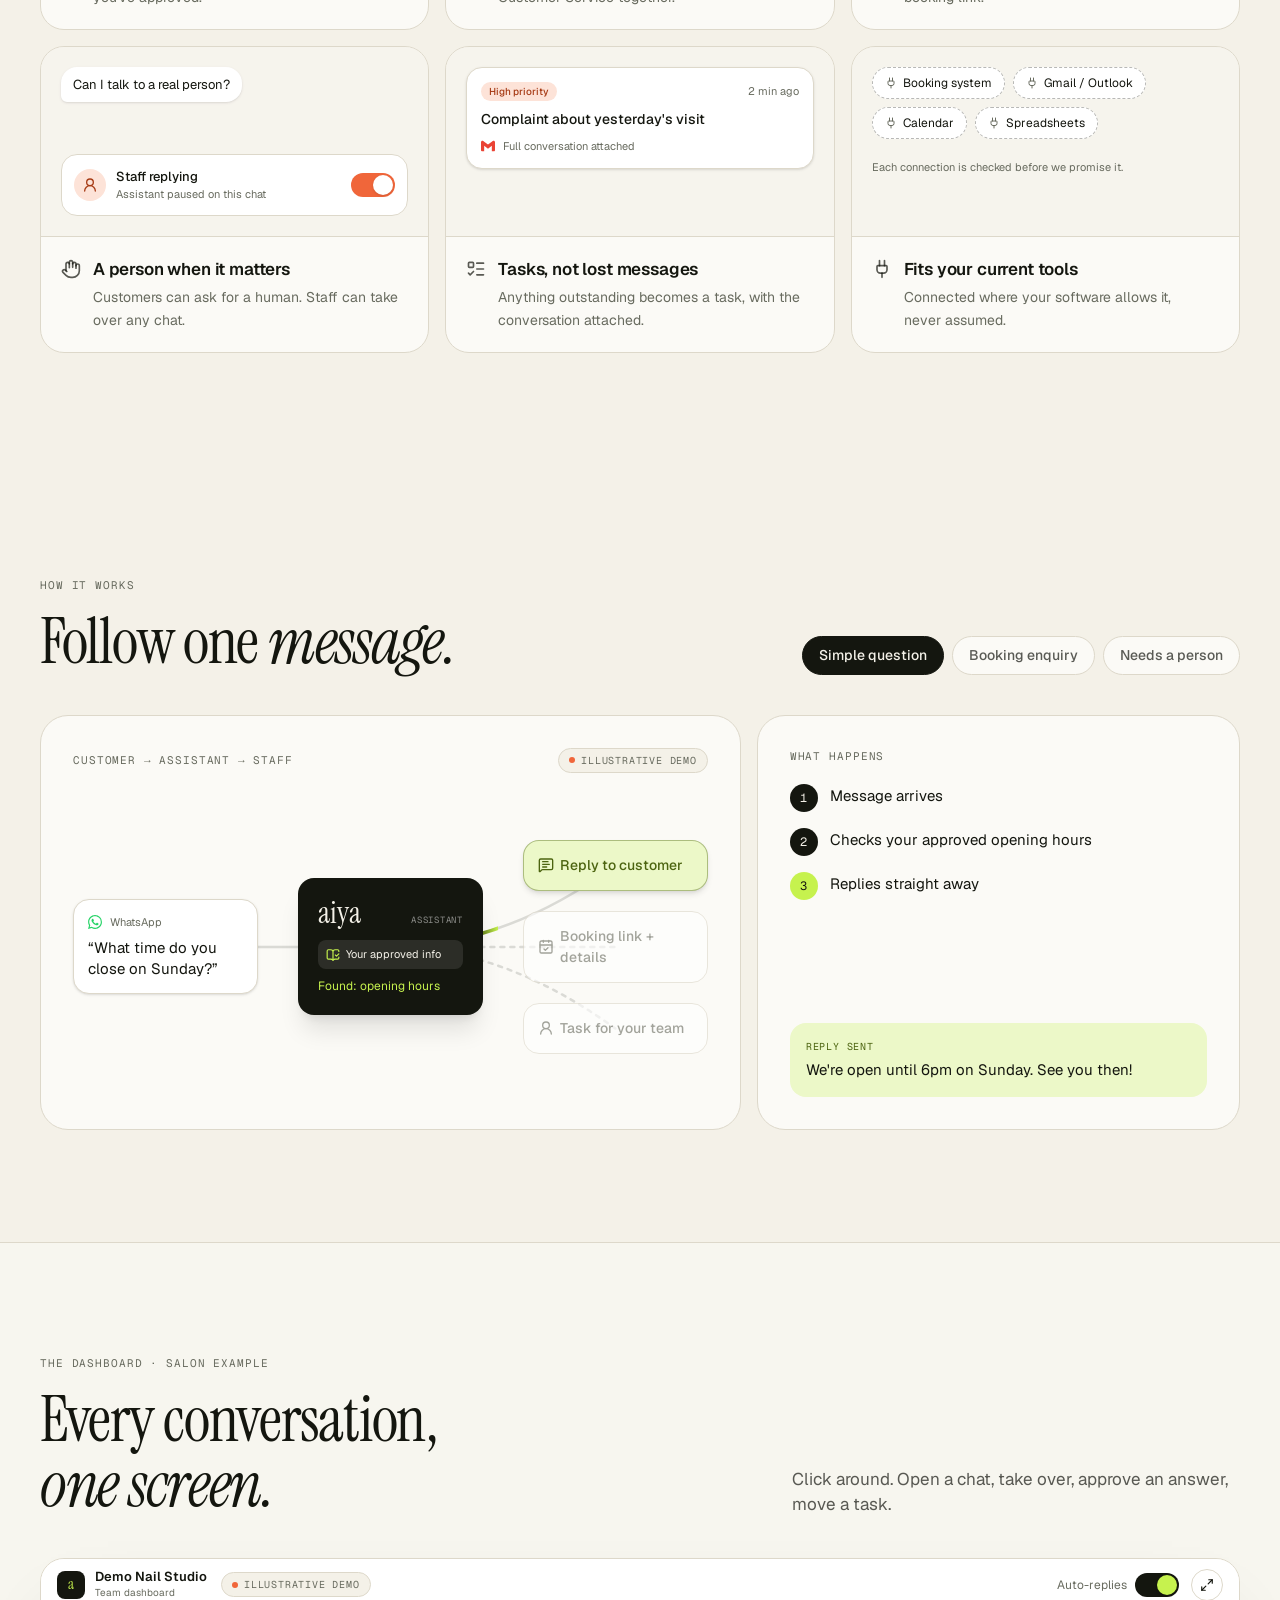
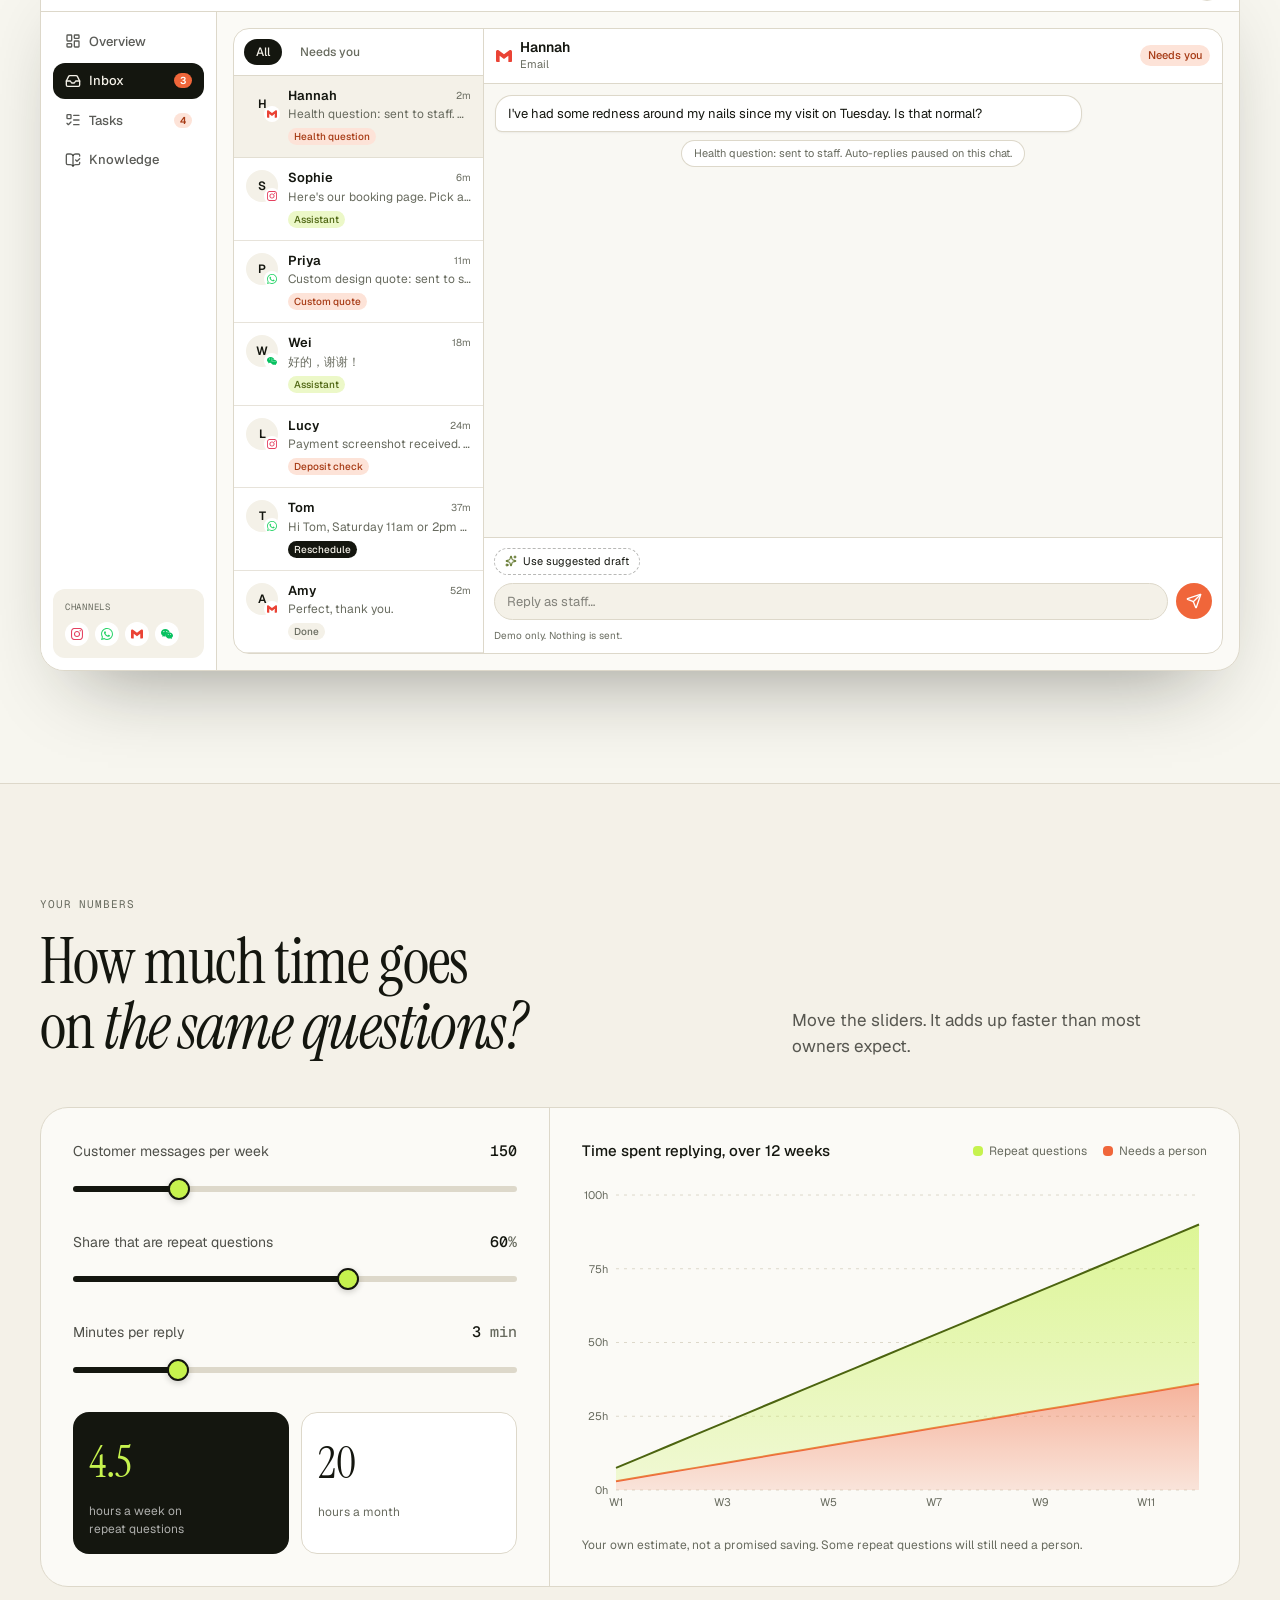
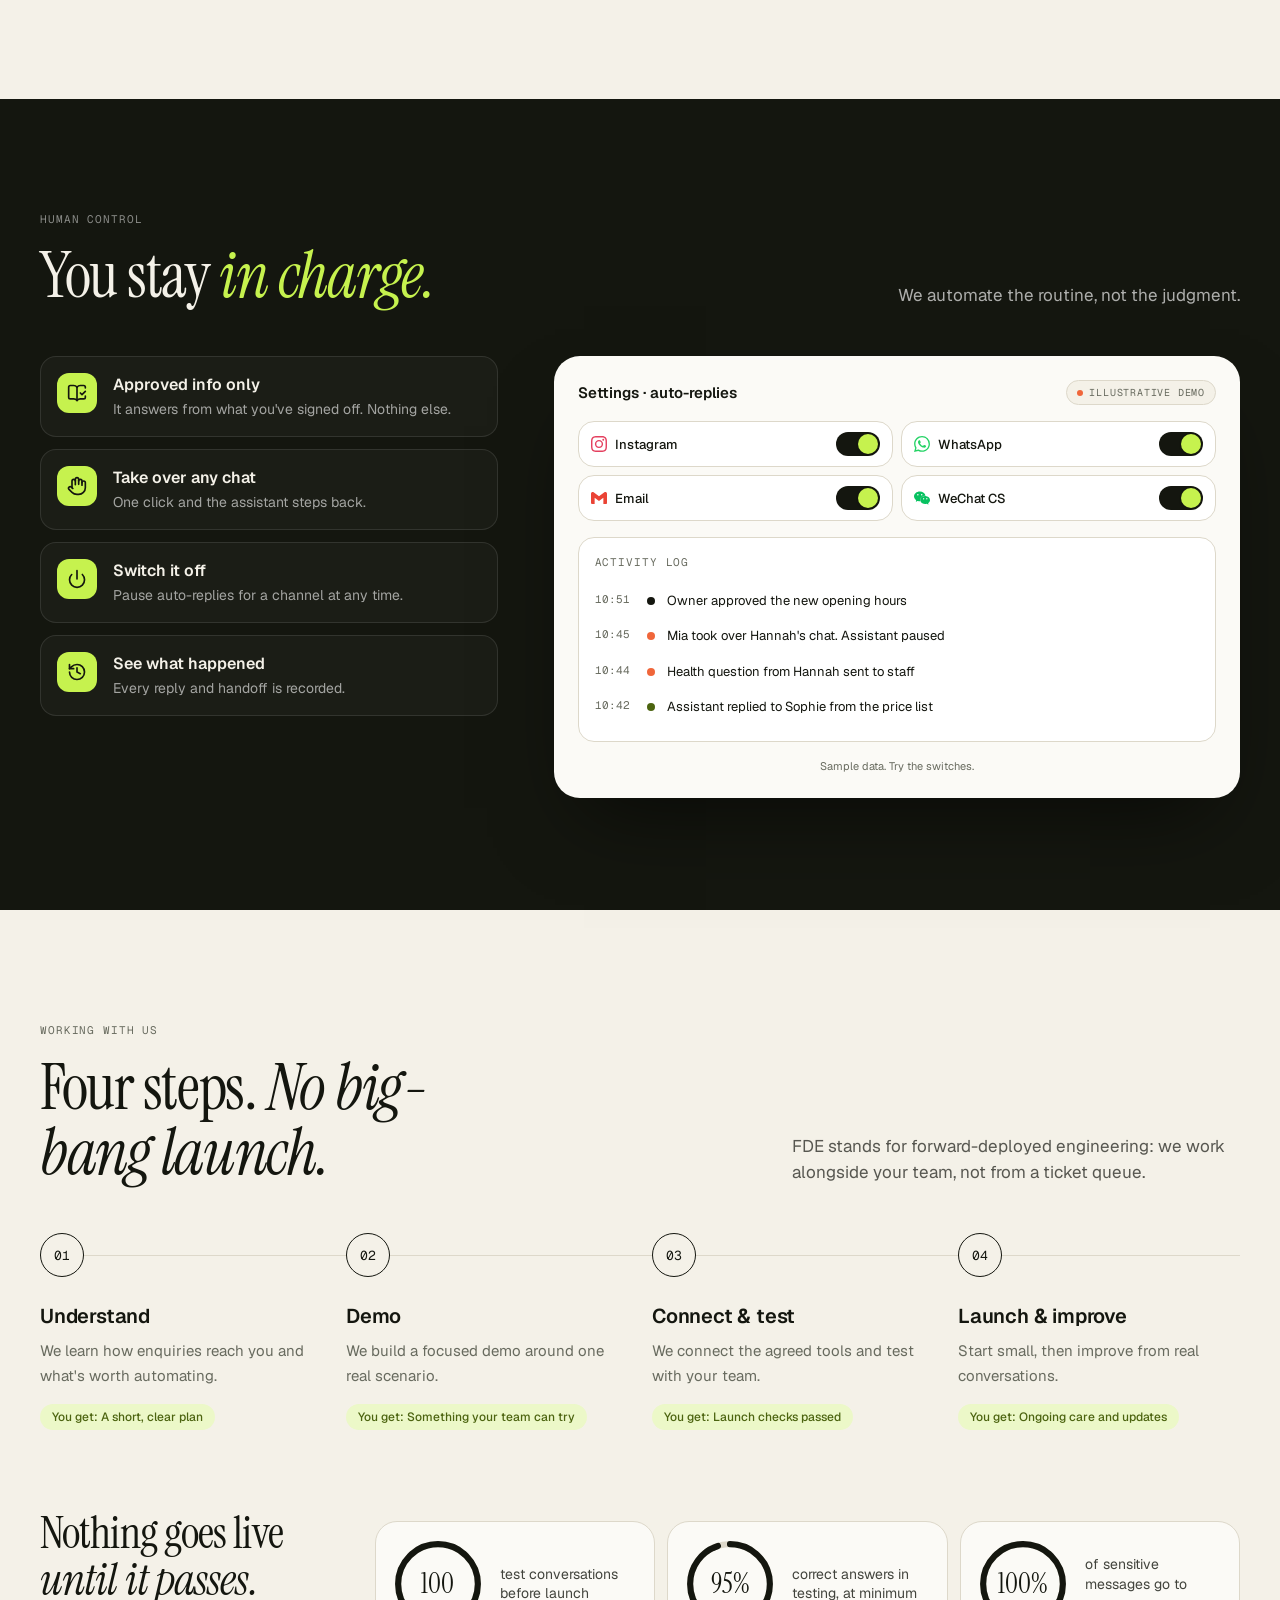
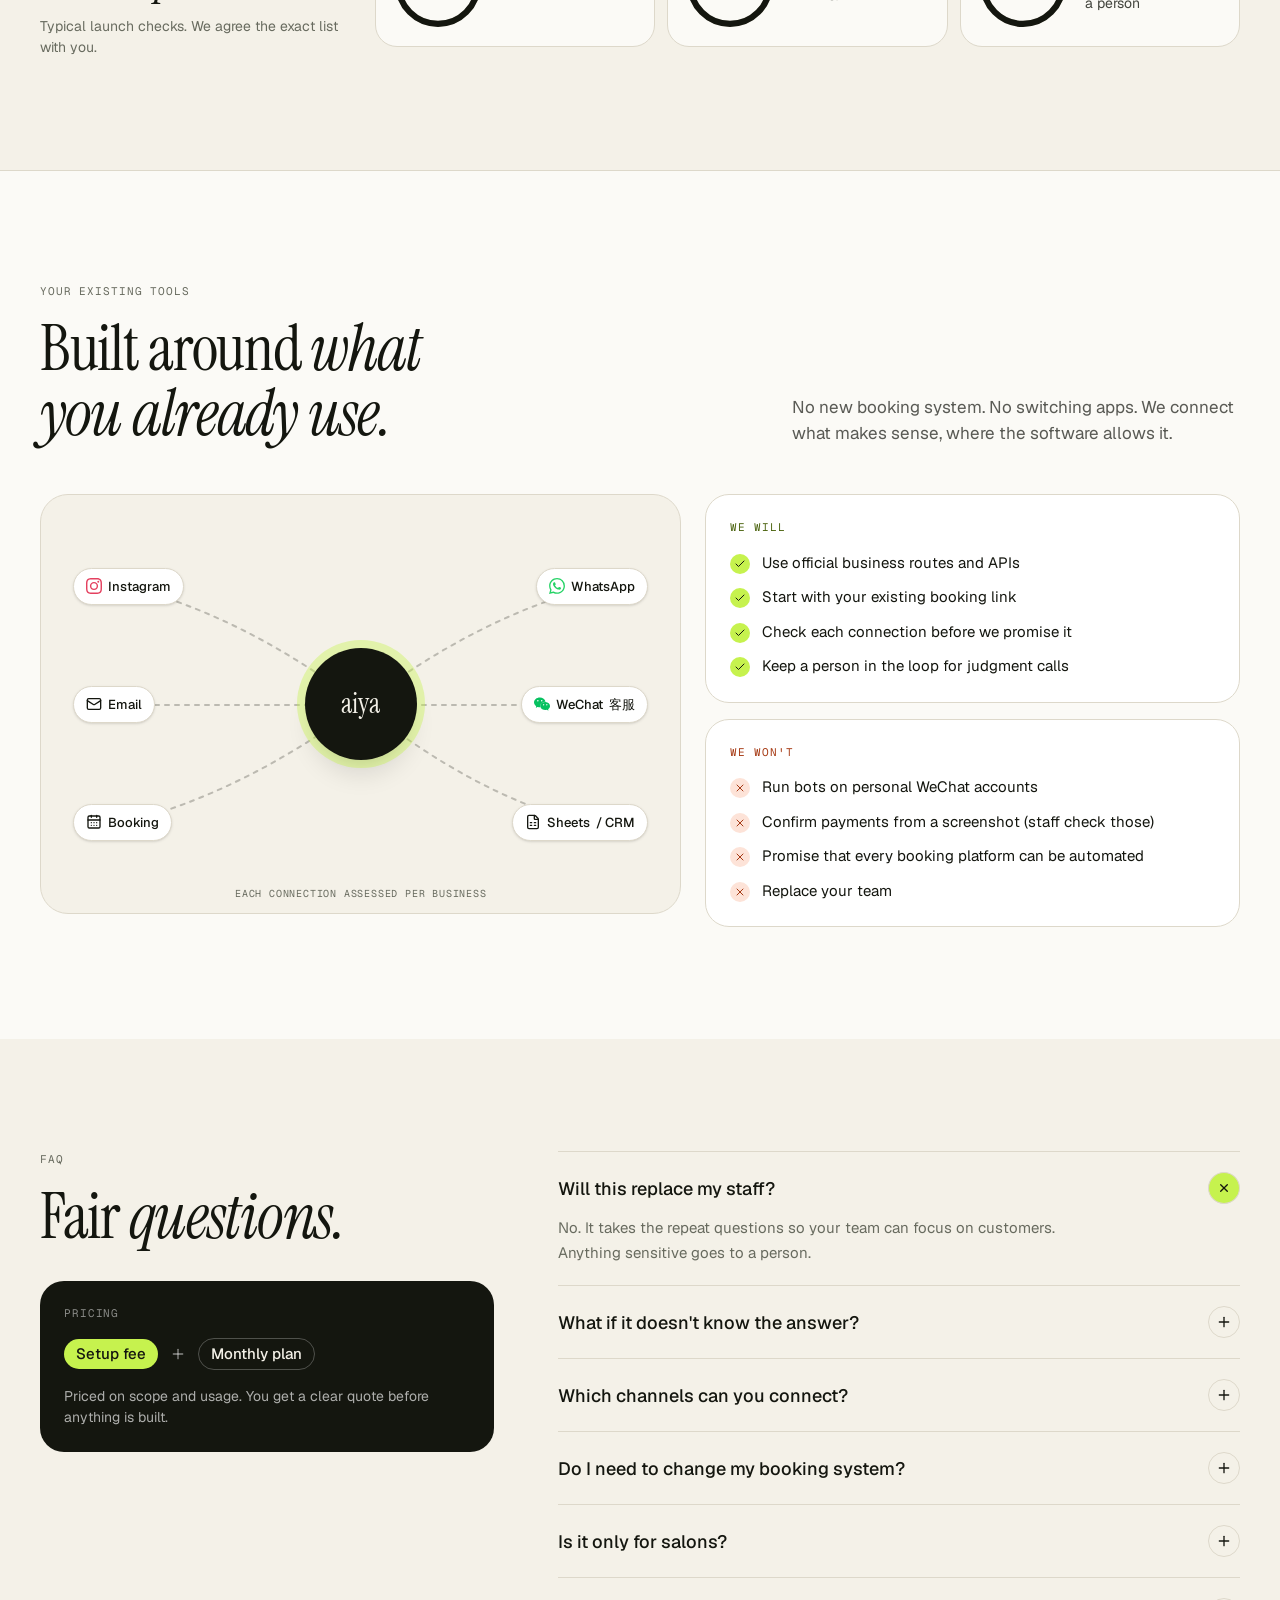
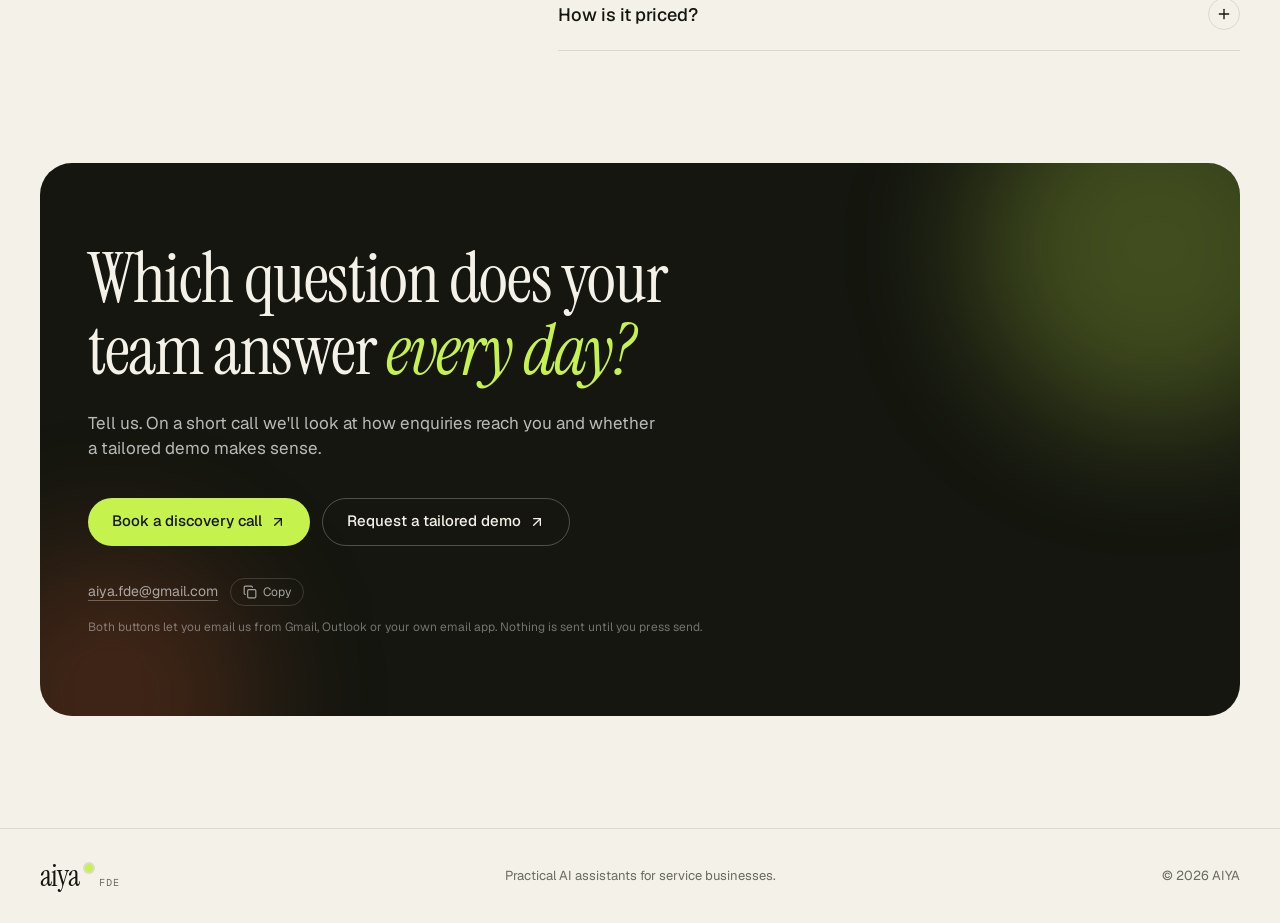
<file: v2/index.html>
<!doctype html>
<html lang="en">
  <head>
  <meta name="robots" content="noindex, nofollow">
    <meta charset="UTF-8" />
    <meta name="viewport" content="width=device-width, initial-scale=1.0" />
    <title>AIYA — AI assistants for service businesses</title>
    <meta name="description" content="AIYA builds AI assistants that answer routine customer questions from your own business information, guide people to book, and hand anything that needs judgment to your team." />
    <meta name="theme-color" content="#F4F1E8" />
    <link rel="canonical" href="https://aiya-fde.vercel.app/" />
    <meta property="og:type" content="website" />
    <meta property="og:site_name" content="AIYA" />
    <meta property="og:title" content="AIYA — AI assistants for service businesses" />
    <meta property="og:description" content="Routine questions answered from your own business info. The rest goes to your team." />
    <meta property="og:url" content="https://aiya-fde.vercel.app/" />
    <meta property="og:image" content="https://aiya-fde.vercel.app/og.jpg" />
    <meta property="og:image:width" content="1200" />
    <meta property="og:image:height" content="630" />
    <meta name="twitter:card" content="summary_large_image" />
    <link rel="icon" type="image/svg+xml" href="./favicon.svg" />
    <script type="module" crossorigin src="./assets/index-BpnseCpN.js"></script>
    <link rel="stylesheet" crossorigin href="./assets/index-CKHwmYsK.css">
  </head>
  <body>
    <div id="root"></div>
  </body>
</html>
</file>
<file: v1/style.css>
@font-face{font-family:'DM Sans';src:url('../fonts/dm-sans.woff2') format('woff2');font-weight:100 1000;font-display:swap}@font-face{font-family:'Space Grotesk';src:url('../fonts/space-grotesk.woff2') format('woff2');font-weight:300 700;font-display:swap}
:root{--ink:#171a17;--paper:#fafbf7;--lime:#c5f564;--muted:#64695f;--line:#dadfd4;--mono:'Courier New',monospace;--display:'Space Grotesk',Arial,sans-serif;--body:'DM Sans',Arial,sans-serif}*{box-sizing:border-box}html{scroll-behavior:smooth;scroll-padding-top:35px}body{margin:0;background:var(--paper);color:var(--ink);font:16px/1.6 var(--body)}button,a{-webkit-tap-highlight-color:transparent}button,input{font:inherit}button,a{touch-action:manipulation}a{color:inherit;text-decoration:none}button{cursor:pointer}button:focus-visible,a:focus-visible{outline:3px solid #6971ed;outline-offset:5px}button{color:inherit}p,h1,h2,h3,h4{margin:0}h1,h2,h3,h4{font-family:var(--display);line-height:1.1;letter-spacing:-.045em}h2{font-size:clamp(2.35rem,4.1vw,4rem);font-weight:500}h3{font-weight:500}button{border:0}.wrap{width:min(1380px,calc(100% - 112px));margin-inline:auto}.header{height:114px;display:flex;align-items:center;justify-content:space-between;gap:25px;border-bottom:1px solid var(--line)}.brand{display:inline-flex;align-items:baseline;gap:9px;font:700 43px/1 var(--display);letter-spacing:-3px}.brand span{font:500 12px/1 var(--mono);letter-spacing:1px}.brand i{font:normal 35px/1 Arial;align-self:center;margin-left:1px}.header nav{display:flex;gap:35px;font-size:14px}.header nav a:hover,.text-link:hover{text-decoration:underline;text-underline-offset:5px}.button{display:inline-flex;justify-content:center;align-items:center;min-height:52px;padding:13px 25px;font-weight:600;font-size:14px;border-radius:5px;transition:transform .2s,background .2s}.button:hover{transform:translateY(-2px)}.button.dark{background:var(--ink);color:var(--paper)}.button.dark:hover{background:#353d2b}.button.small{min-height:42px;padding:10px 21px}.hero{display:grid;grid-template-columns:1.15fr 1fr;gap:7%;padding-block:83px 61px;align-items:center}.eyebrow{font:600 12px/1.6 var(--mono);letter-spacing:1.4px}.hero .eyebrow{display:flex;gap:10px;align-items:center;margin-bottom:24px}.tiny-cross{font:24px/1 var(--mono)}h1{font-size:clamp(3.4rem,5.7vw,5.8rem);font-weight:500;line-height:1.035;letter-spacing:-.068em;white-space:nowrap}.highlight{position:relative;isolation:isolate}.highlight:after{content:'';position:absolute;background:var(--lime);inset:14% -8px 2%;z-index:-1;transform:rotate(-2deg)}.intro{font-size:22px;line-height:1.45;margin-top:31px;letter-spacing:-.6px}.hero-detail{font-size:16px;color:var(--muted);margin-top:17px}.hero-actions{display:flex;gap:26px;align-items:center;margin-top:31px}.text-link{font-size:14px;font-weight:600}.hero-foot{display:flex;justify-content:space-between;gap:12px;margin-top:60px;font:11px/1.6 var(--mono);letter-spacing:.6px;color:var(--muted)}.agent-window{background:#1d211c;color:#f2f5ed;border-radius:14px;padding:22px;transform:rotate(1.2deg);box-shadow:0 20px 45px #2632191a;border:1px solid #3b4235}.window-top{display:flex;justify-content:space-between;align-items:center;font:12px/1.5 var(--mono);gap:12px}.window-top>span:first-child{display:flex;align-items:center;gap:10px}.mini-brand{width:25px;height:25px;border-radius:6px;background:var(--lime);color:var(--ink);font:700 23px/25px var(--display);text-align:center}.simulation{color:#bbcf9e;font-size:10px;letter-spacing:.3px}.workflow-tabs{display:flex;padding:5px;gap:3px;background:#30372b;border-radius:6px;margin-top:25px}.workflow-tabs button{background:transparent;color:#b9c0b0;font-size:12px;flex:1;padding:9px 3px;border-radius:4px;white-space:nowrap}.workflow-tabs button[aria-selected=true]{background:var(--lime);color:#1b2611;font-weight:600}.customer-event{display:flex;align-items:center;gap:14px;margin:25px 2px}.avatar{width:36px;height:36px;flex-shrink:0;display:grid;place-items:center;background:#414a38;color:#d1dabf;border-radius:50%;font:16px var(--display)}.event-label{font:10px/1.5 var(--mono);letter-spacing:1px;color:#b4bdaa}.customer-event p{font-size:18px;line-height:1.4;margin-top:7px}.flow-track{position:relative;margin:0 0 23px 19px;padding-left:29px;border-left:1px solid #48513c}.flow-track>div{display:flex;align-items:center;gap:12px;padding:8px 0}.flow-track span{font:11px var(--mono);color:#7f9070}.flow-track p{font-size:12px;color:#c5cdbc;flex:1}.flow-track b{font-size:12px;font-weight:400;color:var(--lime);margin-right:7px}.agent-result{background:#30372a;padding:19px;border:1px solid #46503b;border-radius:8px}.result-heading{display:flex;align-items:center;gap:8px;color:var(--lime);font:10px var(--mono);letter-spacing:.5px}.result-heading>span:first-child{font:21px Arial}.agent-result p{font-size:15px;line-height:1.6;margin:12px 0 15px;min-height:72px}.result-tag{font-size:10px;color:#c6d9ac;display:inline-block;border:1px solid #64724d;padding:3px 7px;border-radius:4px}.window-bottom{display:flex;justify-content:space-between;color:#afb9a3;font:10px/1.5 var(--mono);margin-top:18px;gap:12px}.simulation-note{font-size:10px;color:#9da992;text-align:center;margin-top:16px}.integration-strip{border-top:1px solid var(--line);border-bottom:1px solid var(--line);padding:28px 0;background:#f0f2eb}.integration-strip .wrap{display:flex;justify-content:space-between;align-items:center;gap:24px}.strip-label{font:10px/1.6 var(--mono);letter-spacing:.7px;color:#62685c}.platform-word{font:500 19px var(--display);letter-spacing:-.5px}.square-word{display:flex;align-items:center;gap:8px}.integration-strip a{font:11px var(--mono);text-decoration:underline;text-underline-offset:5px;max-width:90px}.section{padding-block:96px}.section-heading{display:flex;justify-content:space-between;align-items:end;gap:55px;margin-bottom:40px}.section-heading h2{margin-top:17px}.section-heading>p{font-size:16px;line-height:1.7;color:var(--muted);max-width:330px;padding-bottom:5px}.work-grid{display:grid;grid-template-columns:1fr 1fr;gap:22px}.case-card{padding:30px;border-radius:10px;display:flex;flex-direction:column}.reception-case{background:#e9ede1}.outreach-case{background:#e9e8f4}.case-top{display:flex;justify-content:space-between;gap:12px;align-items:center}.case-label{font:11px var(--mono);letter-spacing:.3px}.pill{font:10px var(--mono);border:1px solid currentColor;padding:5px 8px;border-radius:25px;white-space:nowrap}.case-card h3{font-size:33px;margin:32px 0 17px}.case-card>p{font-size:15px;line-height:1.7;max-width:460px;color:#59604f;min-height:77px}.mini-conversation,.task-board{margin-top:30px;min-height:179px;background:#ffffffa6;border-radius:7px;padding:18px}.chat-line{font:10px var(--mono);color:#737b69;display:flex;align-items:center;gap:13px}.chat-line span{font:13px var(--body);color:var(--ink);background:#e4ebda;padding:9px;border-radius:6px}.deposit-row{display:flex;gap:11px;align-items:center;margin-top:19px}.receipt-icon{background:#e7eadf;display:grid;place-items:center;flex-shrink:0;width:31px;height:39px;font-size:19px;border-radius:4px}.deposit-row div{flex:1}.deposit-row b{font-size:12px;display:block}.deposit-row div>span{font-size:10px;display:block;color:#767c6c;margin-top:3px}.pending-tag{font-size:10px;color:#7a6222;background:#f0e6c9;border-radius:10px;padding:3px 7px}.safety-line{font-size:10px;color:#68725d;border-top:1px solid #dce1d4;margin-top:19px;padding-top:11px}.task-board-head{display:flex;justify-content:space-between;gap:10px;font:10px var(--mono);color:#686477;padding:0 0 10px}.task-board>div:not(:first-child){display:flex;gap:11px;align-items:center;font-size:11px;border-top:1px solid #dddae6;padding:11px 0}.task-board b{font-weight:500;flex:1}.task-board>div>span:last-child:not(:first-child){font-size:10px;color:#777183}.task-check,.task-hold,.task-reject{width:20px;height:20px;display:grid;place-items:center;border-radius:50%;background:#e0e9d4;color:#475b30}.task-hold{background:#ebe2c9;color:#846925}.task-reject{background:#ead8d6;color:#985b53}.case-bottom{display:flex;justify-content:space-between;gap:12px;align-items:center;border-top:1px solid #cdd3c3;margin-top:28px;padding-top:22px}.case-bottom>span{font-size:11px;color:#69705f}.case-link{font-size:12px;background:none;padding:6px 0;font-weight:600;white-space:nowrap}.case-link span{font-size:20px;margin-left:8px}.case-link:hover{text-decoration:underline}.evidence-row{display:grid;grid-template-columns:1.2fr 1fr 1fr 1fr;gap:24px;margin-top:44px;padding-top:30px;border-top:1px solid var(--line)}.evidence-intro p{font-size:11px;color:var(--muted);margin-top:10px}.evidence-row strong{display:block;font:500 67px/1.1 var(--display);letter-spacing:-5px}.evidence-row>div:not(:first-child)>span{font-size:12px;color:var(--muted);display:block;margin-top:10px}.evidence-note{grid-column:1/-1;font-size:10px;color:#777e6f}.dark-section{background:#1a1e19;color:#f1f3ed}.dark-section .eyebrow{color:#b0bf9d}.dark-section .section-heading>p{color:#aeb7a6}.connection-layout{display:grid;grid-template-columns:1.15fr 1fr;gap:8%;margin-top:52px;align-items:center}.connection-map{display:flex;align-items:center}.channel-list{display:grid;gap:12px;flex:1;position:relative}.channel{display:flex;align-items:center;gap:12px;border:1px solid #41483b;background:#272e22;color:#d4dcce;border-radius:5px;font-size:12px;text-align:left;padding:14px;white-space:nowrap}.channel.active{border-color:var(--lime);background:#353f29;color:var(--lime)}.channel-icon{font:19px var(--display);width:21px;text-align:center}.channel-more{margin-left:auto;font:20px var(--display)}.hub-line{width:48px;height:1px;background:#606e4e;flex-shrink:0}.aiya-hub{border:1px solid #788365;border-radius:50%;height:150px;width:150px;flex-shrink:0;display:flex;flex-direction:column;align-items:center;justify-content:center;text-align:center;background:#242b1e;box-shadow:0 0 70px #c5f50d0a}.aiya-hub>span{font:600 42px/1 var(--display);letter-spacing:-3px;color:var(--lime)}.aiya-hub small{font-size:10px;line-height:1.5;margin-top:12px;color:#b9c5ab}.connection-detail{min-height:295px}.connection-detail .eyebrow{font-size:10px}.connection-detail h3{font-size:30px;line-height:1.1;margin:15px 0}.connection-detail>p{font-size:14px;color:#b6c0ae;line-height:1.75}.connection-boundary{margin-top:22px;padding-top:17px;border-top:1px solid #444d3c}.connection-boundary>span{font:10px var(--mono);letter-spacing:.8px;color:var(--lime)}.connection-boundary p{font-size:12px;line-height:1.6;color:#a5af9c;margin-top:9px}.square-note{display:flex;align-items:center;gap:22px;padding:27px;border:1px solid #45503b;border-radius:8px;margin-top:50px}.square-mark{font:42px Arial}.square-note h4{font-size:20px;letter-spacing:-.5px}.square-note p{font-size:12px;color:#b2bda7;max-width:650px;margin-top:8px}.square-note .pill{margin-left:auto;color:#b2bda7}.integration-disclaimer{font-size:10px;color:#8f9c84;margin-top:18px;max-width:920px}.approach .section-heading>p{max-width:340px;font-size:14px}.process-grid{display:grid;grid-template-columns:repeat(4,1fr);gap:34px;margin-top:51px}.process-grid article{border-top:1px solid #bac2b1;padding-top:21px}.process-number{font:14px var(--mono);color:#717c64}.process-grid h3{font-size:26px;margin-top:33px}.process-grid p{font-size:14px;color:#647058;line-height:1.75;margin:14px 0 24px;min-height:123px}.deliverable{font:10px var(--mono);letter-spacing:.4px}.control-section{border-top:1px solid var(--line);border-bottom:1px solid var(--line);padding-block:52px;display:grid;grid-template-columns:1fr 1fr;gap:12%}.control-title h2{font-size:42px;margin-top:24px}.big-star{font:68px/1 Arial;color:#687b4c}.control-points{display:grid;gap:23px}.control-points h3{font-size:19px;letter-spacing:-.5px}.control-points p{font-size:13px;color:var(--muted);line-height:1.7;margin-top:8px}.start-panel{border-radius:11px;background:var(--lime);padding:55px;display:grid;grid-template-columns:1.1fr 1fr;gap:12%;align-items:center}.start-panel h2{font-size:54px;line-height:1.06;margin:22px 0}.start-panel h2 span{color:#4c652b}.start-panel>div>p:last-child{font-size:16px}.brief-card{background:#f7fbeebf;padding:27px;border-radius:7px}.brief-card h3{font-size:21px;letter-spacing:-.7px;max-width:260px;line-height:1.25}.brief-card ol{padding:0;list-style:none;margin:25px 0}.brief-card li{font-size:13px;padding:12px 0;border-top:1px solid #bccca4}.brief-card li span{font:11px var(--mono);margin-right:15px;color:#72815e}.brief-card .button{width:100%}.brief-feedback{font-size:10px;min-height:32px;line-height:1.6;margin-top:12px;color:#65734f}.footer{display:flex;align-items:center;gap:35px;padding-bottom:38px}.footer .brand{font-size:35px}.footer .brand i{font-size:30px}.footer p{font-size:12px;color:var(--muted);flex:1}.footer>span,.footer>a:last-child{font-size:11px;color:var(--muted)}dialog{max-width:650px;width:calc(100% - 32px);padding:45px;background:var(--paper);color:var(--ink);border:1px solid var(--line);border-radius:13px;max-height:88vh;overflow:auto}dialog::backdrop{background:#10181099;backdrop-filter:blur(4px)}.dialog-close{position:absolute;right:16px;top:10px;font-size:30px;background:transparent}.dialog-close:hover{color:#728b48}dialog h2{font-size:37px;margin:17px 0}dialog p{font-size:15px;color:var(--muted)}dialog ol{padding-left:21px;font-size:14px;line-height:1.7}dialog li{padding:8px}.dialog-note{font-size:13px;background:#e8eddf;padding:17px;border-radius:5px;margin:20px 0}#demo-link[hidden]{display:none}.skip{position:fixed;top:-100px;left:10px;padding:10px;background:var(--lime);z-index:10}.skip:focus{top:10px}
@media(min-width:1450px){.hero{gap:9%;padding-top:94px;padding-bottom:75px}.agent-window{padding:27px}.agent-result p{min-height:68px}.flow-track p{font-size:14px}.workflow-tabs button{font-size:14px}.window-top{font-size:14px}.simulation,.event-label,.result-heading{font-size:12px}}
@media(max-width:1100px){.wrap{width:calc(100% - 64px)}.hero{gap:5%}h1{font-size:5.2vw}.hero-actions{gap:16px;flex-wrap:wrap}.hero-foot{font-size:10px}.intro{font-size:20px}.header nav{gap:22px}.agent-window{padding:18px}.case-card{padding:23px}.case-top{align-items:start}.case-label{max-width:150px;line-height:1.7}.case-bottom{align-items:start;flex-direction:column;gap:4px}.connection-layout{gap:5%}.channel{font-size:11px;padding:12px;gap:8px}.hub-line{width:25px}.aiya-hub{width:120px;height:120px}.process-grid{gap:22px}.process-grid p{min-height:147px}.start-panel{gap:6%;padding:40px}.start-panel h2{font-size:45px}}
@media(max-width:800px){.header{height:88px}.header nav{display:none}.hero{grid-template-columns:1fr;gap:44px;padding-top:47px}h1{font-size:clamp(3.2rem,10vw,5.3rem)}.hero-copy{max-width:620px}.hero-foot{margin-top:32px}.agent-window{transform:none;max-width:560px;width:100%;justify-self:center;padding:25px}.customer-event p{font-size:20px}.flow-track p{font-size:14px}.workflow-tabs button{font-size:14px}.simulation{font-size:10px}.agent-result p{min-height:50px}.integration-strip .wrap{flex-wrap:wrap;justify-content:center;gap:20px 28px}.strip-label{width:100%;text-align:center}.strip-label br{display:none}.integration-strip a{max-width:none}.platform-word{font-size:17px}.section{padding-block:65px}.section-heading{align-items:start;flex-direction:column;gap:22px}.section-heading>p{max-width:none}.section-heading>p br{display:none}.work-grid{grid-template-columns:1fr}.case-card{padding:28px}.case-label{max-width:none}.case-card>p{max-width:none;min-height:0}.case-bottom{flex-direction:row;align-items:center}.mini-conversation,.task-board{min-height:0}.evidence-row{grid-template-columns:repeat(3,1fr)}.evidence-intro{grid-column:1/-1;display:flex;justify-content:space-between;gap:20px}.evidence-intro p{margin-top:0}.evidence-row strong{font-size:57px}.connection-layout{grid-template-columns:1fr;gap:40px}.channel{font-size:14px}.aiya-hub{width:155px;height:155px}.hub-line{width:60px}.connection-detail{min-height:250px}.square-note{flex-wrap:wrap;padding:24px;gap:16px}.square-note>div{flex:1;min-width:180px}.square-note .pill{margin-left:0}.process-grid{grid-template-columns:1fr 1fr;gap:32px}.process-grid p{min-height:0}.control-section{grid-template-columns:1fr;gap:35px}.control-title{display:flex;gap:26px;align-items:center}.control-title h2{font-size:36px;margin:0}.start-panel{grid-template-columns:1fr;gap:30px}.start-panel h2{font-size:49px}.brief-card h3{max-width:none}.footer{flex-wrap:wrap;gap:20px}.footer p{min-width:60%}.footer>span{flex:1}}
@media(max-width:480px){.wrap{width:calc(100% - 36px)}.header .brand{font-size:37px}.header .button{padding:9px 15px;font-size:12px}.hero{padding-top:34px}.hero .eyebrow{font-size:10px;letter-spacing:.8px}h1{font-size:clamp(2.6rem,10.9vw,3.7rem)}.intro{font-size:20px}.hero-detail{font-size:14px}.hero-detail br{display:none}.hero-actions{gap:21px}.hero-foot{font-size:9px}.agent-window{padding:17px}.window-top{font-size:10px;gap:4px}.simulation{font-size:9px}.workflow-tabs button{font-size:11px;padding:9px 2px}.customer-event p{font-size:17px}.flow-track p{font-size:12px}.agent-result p{font-size:14px}.result-tag{font-size:9px}.section-heading h2{font-size:37px}.case-card{padding:21px}.case-top{flex-wrap:wrap}.case-card h3{font-size:31px}.case-card>p{font-size:14px}.deposit-row{gap:8px}.deposit-row b{font-size:11px}.pending-tag{display:none}.case-bottom{flex-wrap:wrap}.case-bottom>span{font-size:10px}.evidence-row{gap:17px}.evidence-row strong{font-size:50px}.evidence-row>div:not(:first-child)>span{font-size:11px;line-height:1.5}.evidence-intro{flex-direction:column;gap:10px}.channel{font-size:11px;padding:12px 9px;gap:8px}.channel-icon{font-size:16px;width:16px}.hub-line{width:22px}.aiya-hub{width:96px;height:96px}.aiya-hub>span{font-size:31px}.aiya-hub small{font-size:8px;margin-top:5px}.connection-detail h3{font-size:29px}.process-grid{gap:26px 20px}.process-grid h3{font-size:24px}.process-grid p{font-size:13px}.deliverable{font-size:9px}.control-title{gap:18px}.big-star{font-size:48px}.control-title h2{font-size:30px}.start-panel{padding:27px 22px}.start-panel .eyebrow{font-size:10px}.start-panel h2{font-size:39px}.brief-card{padding:20px}.footer{padding-bottom:25px}.footer p{min-width:100%;order:2}.footer>span{font-size:10px;text-align:right}.footer>a:last-child{order:3}dialog{padding:32px 23px}dialog h2{font-size:29px}}
@media(prefers-reduced-motion:reduce){html{scroll-behavior:auto}*{transition:none!important;animation:none!important}}
/* Keep even compact lab annotations readable on small screens. */
:is(.simulation,.event-label,.result-heading,.result-tag,.window-bottom,.simulation-note,.hero-foot,.strip-label,.integration-strip a,.case-label,.pill,.chat-line,.deposit-row div>span,.pending-tag,.safety-line,.task-board-head,.task-board>div>span:last-child,.case-bottom>span,.evidence-intro p,.evidence-note,.connection-detail .eyebrow,.connection-boundary>span,.aiya-hub small,.integration-disclaimer,.deliverable,.brief-feedback,.brief-card li span,.footer>span,.footer>a:last-child){font-size:12px}
:is(.flow-track p,.channel,.workflow-tabs button,.case-link,.deposit-row b,.task-board>div:not(:first-child),.evidence-row>div:not(:first-child)>span,.connection-boundary p,.square-note p,.process-grid p,.control-points p,.brief-card li){font-size:14px}
.case-label{line-height:1.5}.case-top{flex-wrap:wrap}.hero-foot{flex-wrap:wrap}.result-tag{line-height:1.5}.task-board>div:not(:first-child){align-items:start}.task-board>div>span:last-child{white-space:nowrap}.simulation-note{line-height:1.5}.connection-detail{min-height:330px}.aiya-hub{width:155px;height:155px}.process-grid p{min-height:145px}.brief-feedback{min-height:40px}.evidence-note{line-height:1.6}
@media(max-width:1100px){.connection-layout{grid-template-columns:1fr 1fr}.connection-map{flex-direction:column;align-items:stretch}.hub-line{height:24px;width:1px;margin:auto}.aiya-hub{align-self:center}.process-grid p{min-height:165px}}
@media(max-width:800px){.connection-layout{grid-template-columns:1fr}.connection-map{flex-direction:row;align-items:center}.hub-line{height:1px;width:35px}.connection-detail{min-height:310px}.process-grid p{min-height:0}}
@media(max-width:480px){.window-top{flex-wrap:wrap;font-size:12px}.workflow-tabs button{font-size:12px}.hero-foot{font-size:12px;gap:6px}.task-board>div:not(:first-child){flex-wrap:wrap}.task-board>div>span:last-child{margin-left:31px}.task-board b{flex-basis:calc(100% - 40px)}.channel{font-size:12px;white-space:normal}.aiya-hub{width:112px;height:112px}.aiya-hub small{font-size:12px}.hub-line{width:16px}.case-bottom{align-items:start}.deposit-row{align-items:start}.brief-card li{font-size:14px}.footer>span{font-size:12px}}

/* A message-sized story: channel > knowledge > answer or staff task. */
.process-grid p{min-height:0}.process-grid article{display:flex;flex-direction:column}.process-grid .deliverable{margin-top:auto}.case-card>p{min-height:0}
.flow-channels{grid-template-columns:repeat(4,1fr);gap:12px;margin-top:36px}.flow-channels .channel{font-size:15px;padding:17px 20px;white-space:normal}.flow-channels .channel-more{font:12px var(--mono);opacity:.7}.flow-theatre{margin-top:20px;padding:28px;border:1px solid #414b35;border-radius:12px;background:radial-gradient(ellipse at 50% 45%,#34442470,transparent 60%),#20251d}.theatre-top{display:flex;justify-content:space-between;align-items:center;gap:16px}.theatre-top .eyebrow{font-size:12px;color:#bdc9b0}.motion-controls{display:flex;gap:8px}.motion-controls button{font-size:12px;color:#dce8cd;background:#343e2c;border:1px solid #536245;padding:7px 11px;border-radius:5px}.motion-controls button:hover{background:#465538}.motion-controls button:disabled{opacity:.65;cursor:default}.visual-pipeline{display:grid;grid-template-columns:1fr 44px 1fr 44px 1.15fr;align-items:center;margin:38px 0;min-height:320px}.pipeline-card{background:#282f22;border:1px solid #48533d;border-radius:9px;padding:21px;position:relative;transition:border-color .5s,box-shadow .5s,opacity .5s,transform .5s;min-width:0}.node-label{display:block;font:12px/1.6 var(--mono);letter-spacing:.6px;color:#a7b697}.message-source{display:flex;align-items:center;gap:10px;margin:27px 0 15px}.message-source>span{display:grid;place-items:center;width:32px;height:32px;background:#414f34;border-radius:8px;font-size:20px;flex-shrink:0}.message-source b{font-size:14px;line-height:1.4;font-weight:500}.input-node>p{font-size:20px;line-height:1.45;letter-spacing:-.5px;min-height:58px}.message-translation{display:block;font-size:13px;line-height:1.5;color:#a5b595;margin-top:12px;min-height:40px}.node-foot{display:block;font-size:12px;margin-top:25px;border-top:1px solid #47533c;padding-top:13px;color:#c5d6b3}.brain-logo{display:flex;gap:15px;justify-content:center;align-items:center;font:600 53px/1 var(--display);letter-spacing:-4px;color:var(--lime);margin:24px 0}.brain-logo>span{font:35px/1 Arial;display:inline-block}.knowledge-token{display:flex;gap:12px;align-items:center;background:#36402d;border:1px solid #59664a;border-radius:6px;padding:13px}.knowledge-token>span{font-size:25px;color:#b9cf9f}.knowledge-token b{display:block;font-size:14px;font-weight:500}.knowledge-token div>span{display:block;font-size:12px;line-height:1.5;color:#adbf99;margin-top:4px}.decision-token{font-size:12px;text-align:center;color:#cfdfaF;margin-top:18px}.output-nodes{display:grid;gap:14px}.output-nodes .pipeline-card{padding:19px 20px 19px 48px}.outcome-icon{position:absolute;left:19px;top:50px;font:20px Arial;color:#b5c79e}.output-nodes h3{font-size:19px;letter-spacing:-.6px;line-height:1.2;margin:14px 0 9px}.output-nodes p{font-size:14px;line-height:1.5;color:#bdcbb0}.human-stop{display:block;font-size:12px;line-height:1.5;color:#cabc9a;margin-top:12px}.signal-wire{height:1px;background:#62754c;position:relative;overflow:visible}.signal-wire:after{content:'';position:absolute;width:6px;height:6px;right:0;top:-3px;border-top:1px solid #9bb87c;border-right:1px solid #9bb87c;transform:rotate(45deg)}.signal-wire>span{height:5px;width:15px;background:var(--lime);border-radius:6px;position:absolute;top:-2px;opacity:0;box-shadow:0 0 12px #b6f35e85}.flow-theatre[data-stage="1"] .wire-in>span,.flow-theatre[data-stage="2"] .wire-out>span{animation:packet 1.2s linear infinite}.flow-theatre[data-stage="0"] .input-node{border-color:var(--lime);box-shadow:0 0 0 3px #c5f56413}.flow-theatre[data-stage="1"] .brain-node,.flow-theatre[data-stage="2"] .brain-node{border-color:var(--lime);box-shadow:0 0 35px #c5f56415}.flow-theatre[data-stage="1"] .brain-logo>span{animation:thought-turn 2s linear infinite}.flow-theatre[data-stage="3"][data-route="reply"] .reply-node{border-color:var(--lime);background:#35432a;box-shadow:0 0 24px #c5f56412}.flow-theatre[data-stage="3"][data-route="human"] .human-node{border-color:#dac28d;background:#3e3827;box-shadow:0 0 24px #dcc49012}.flow-theatre[data-route="reply"] .human-node,.flow-theatre[data-route="human"] .reply-node{opacity:.5}.flow-theatre[data-stage="0"] .output-nodes,.flow-theatre[data-stage="1"] .output-nodes,.flow-theatre[data-stage="2"] .output-nodes{opacity:.55}.flow-caption{display:flex;align-items:center;gap:13px;flex-wrap:wrap;border-top:1px solid #44503a;padding-top:20px}.flow-progress{display:flex;gap:5px}.flow-progress i{display:block;width:17px;height:4px;background:#5a684b;border-radius:2px;transition:background .4s}.flow-progress i:first-child{background:var(--lime)}.flow-theatre[data-stage="1"] .flow-progress i:nth-child(2),.flow-theatre[data-stage="2"] .flow-progress i:nth-child(-n+3),.flow-theatre[data-stage="3"] .flow-progress i{background:var(--lime)}.flow-caption p{font-size:13px;color:#c7d5b8}.flow-caption>span{font-size:12px;color:#a5b396;margin-left:auto}.flow-outcome{display:flex;justify-content:space-between;gap:25px;margin:24px 0 30px;font-size:15px;line-height:1.5}.flow-outcome>span{color:#9eac90}.flow-outcome strong{font-weight:500;color:var(--lime)}.connection-details{border-top:1px solid #46503c;border-bottom:1px solid #46503c}.connection-details summary{cursor:pointer;padding:19px 0;font-size:14px;color:#dae3d1;list-style-position:inside}.connection-details summary>span{float:right;font:12px/1.6 var(--mono);color:#afbf9d;letter-spacing:.4px}.connection-details .connection-detail{min-height:0;max-width:850px;padding:2px 0 24px}.connection-details .connection-detail h3{font-size:24px}.connection-details .connection-boundary{margin-top:14px;padding-top:14px}.square-note{margin-top:28px}.contact-monogram{display:grid;place-items:center;width:43px;height:43px;background:#d9e8bc;border:1px solid #a9c77c;border-radius:50%;font:500 24px var(--display);margin-bottom:21px}.contact-card h3{max-width:none;font-size:25px}.contact-card>p:not(.brief-feedback){font-size:15px;line-height:1.6;color:#566747;margin:15px 0 25px}.contact-options{display:flex;justify-content:center;align-items:center;gap:20px;margin:19px 0}.contact-options a,.contact-options button{font-size:13px;background:none;padding:0;color:#253416;text-decoration:underline;text-underline-offset:4px}.email-address{display:block;text-align:center;font-size:14px;overflow-wrap:anywhere}.contact-card .brief-feedback{text-align:center;margin-top:12px;color:#566747;min-height:0}.motion-paused *{animation-play-state:paused!important}
@keyframes packet{from{left:0;opacity:0}20%{opacity:1}80%{opacity:1}to{left:calc(100% - 10px);opacity:0}}
@keyframes thought-turn{to{transform:rotate(180deg)}}
@media(max-width:1100px){.visual-pipeline{grid-template-columns:1fr 26px 1fr 26px 1.1fr}.pipeline-card{padding:17px}.flow-channels .channel{padding:15px;font-size:14px}.flow-caption>span{margin-left:0;width:100%}.output-nodes .pipeline-card{padding:18px}.outcome-icon{display:none}.connection-details summary>span{float:none;display:block;margin-top:8px}.flow-outcome{font-size:14px}}
@media(max-width:800px){.flow-channels{grid-template-columns:repeat(4,1fr);gap:8px}.flow-channels .channel{justify-content:center;padding:13px 8px;gap:7px;font-size:13px}.flow-channels .channel-more{display:none}.flow-theatre{padding:23px}.visual-pipeline{grid-template-columns:1fr;gap:0;margin:28px 0}.pipeline-card{padding:22px}.signal-wire{width:1px;height:32px;margin:auto}.signal-wire:after{right:-3px;top:auto;bottom:0;transform:rotate(135deg)}.signal-wire>span{width:5px;height:12px;left:-2px;top:0}.flow-theatre[data-stage="1"] .wire-in>span,.flow-theatre[data-stage="2"] .wire-out>span{animation-name:packet-down}.message-source{margin:17px 0 12px}.input-node>p,.message-translation{min-height:0}.node-foot{margin-top:15px}.brain-logo{margin:18px 0}.output-nodes{grid-template-columns:1fr 1fr}.output-nodes .pipeline-card{padding:20px}.flow-outcome{flex-direction:column;gap:9px}.theatre-top{flex-wrap:wrap}.flow-theatre[data-stage="0"] .output-nodes,.flow-theatre[data-stage="1"] .output-nodes,.flow-theatre[data-stage="2"] .output-nodes{opacity:.8}.flow-theatre[data-route="reply"] .human-node,.flow-theatre[data-route="human"] .reply-node{opacity:.65}}
@keyframes packet-down{from{top:0;opacity:0}20%{opacity:1}80%{opacity:1}to{top:calc(100% - 10px);opacity:0}}
@media(max-width:480px){.flow-channels{grid-template-columns:1fr 1fr}.flow-channels .channel{justify-content:start;font-size:14px;padding:12px 14px}.flow-channels .channel-more{display:block}.flow-theatre{padding:18px}.theatre-top .eyebrow{font-size:12px;letter-spacing:.7px}.output-nodes{grid-template-columns:1fr}.output-nodes .pipeline-card{padding:19px}.connection-details summary>span{font-size:12px}.flow-caption{gap:10px}.contact-card h3{font-size:23px}.contact-options{gap:17px}}
@media(prefers-reduced-motion:reduce){.signal-wire>span{display:none}.pipeline-card,.flow-progress i{transition:none}.brain-logo>span{animation:none!important}}
</file>
<file: v2/assets/index-CKHwmYsK.css>
@font-face{font-family:Geist Variable;font-style:normal;font-display:swap;font-weight:100 900;src:url(./geist-cyrillic-ext-wght-normal-DjL33-gN.woff2)format("woff2-variations");unicode-range:U+460-52F,U+1C80-1C8A,U+20B4,U+2DE0-2DFF,U+A640-A69F,U+FE2E-FE2F}@font-face{font-family:Geist Variable;font-style:normal;font-display:swap;font-weight:100 900;src:url(./geist-cyrillic-wght-normal-BEAKL7Jp.woff2)format("woff2-variations");unicode-range:U+301,U+400-45F,U+490-491,U+4B0-4B1,U+2116}@font-face{font-family:Geist Variable;font-style:normal;font-display:swap;font-weight:100 900;src:url(./geist-vietnamese-wght-normal-6IgcOCM7.woff2)format("woff2-variations");unicode-range:U+102-103,U+110-111,U+128-129,U+168-169,U+1A0-1A1,U+1AF-1B0,U+300-301,U+303-304,U+308-309,U+323,U+329,U+1EA0-1EF9,U+20AB}@font-face{font-family:Geist Variable;font-style:normal;font-display:swap;font-weight:100 900;src:url(./geist-latin-ext-wght-normal-DC-KSUi6.woff2)format("woff2-variations");unicode-range:U+100-2BA,U+2BD-2C5,U+2C7-2CC,U+2CE-2D7,U+2DD-2FF,U+304,U+308,U+329,U+1D00-1DBF,U+1E00-1E9F,U+1EF2-1EFF,U+2020,U+20A0-20AB,U+20AD-20C0,U+2113,U+2C60-2C7F,U+A720-A7FF}@font-face{font-family:Geist Variable;font-style:normal;font-display:swap;font-weight:100 900;src:url(./geist-latin-wght-normal-BgDaEnEv.woff2)format("woff2-variations");unicode-range:U+??,U+131,U+152-153,U+2BB-2BC,U+2C6,U+2DA,U+2DC,U+304,U+308,U+329,U+2000-206F,U+20AC,U+2122,U+2191,U+2193,U+2212,U+2215,U+FEFF,U+FFFD}@font-face{font-family:Geist Mono Variable;font-style:normal;font-display:swap;font-weight:100 900;src:url(./geist-mono-cyrillic-ext-wght-normal-X_5orZeX.woff2)format("woff2-variations");unicode-range:U+460-52F,U+1C80-1C8A,U+20B4,U+2DE0-2DFF,U+A640-A69F,U+FE2E-FE2F}@font-face{font-family:Geist Mono Variable;font-style:normal;font-display:swap;font-weight:100 900;src:url(./geist-mono-cyrillic-wght-normal-DiZS0aHC.woff2)format("woff2-variations");unicode-range:U+301,U+400-45F,U+490-491,U+4B0-4B1,U+2116}@font-face{font-family:Geist Mono Variable;font-style:normal;font-display:swap;font-weight:100 900;src:url(./geist-mono-symbols2-wght-normal-CO5SzqOn.woff2)format("woff2-variations");unicode-range:U+2000-2001,U+2004-2008,U+200A,U+23B8-23BD,U+2500-259F}@font-face{font-family:Geist Mono Variable;font-style:normal;font-display:swap;font-weight:100 900;src:url(./geist-mono-vietnamese-wght-normal-DadHysG0.woff2)format("woff2-variations");unicode-range:U+102-103,U+110-111,U+128-129,U+168-169,U+1A0-1A1,U+1AF-1B0,U+300-301,U+303-304,U+308-309,U+323,U+329,U+1EA0-1EF9,U+20AB}@font-face{font-family:Geist Mono Variable;font-style:normal;font-display:swap;font-weight:100 900;src:url(./geist-mono-latin-ext-wght-normal-Bwz-egvJ.woff2)format("woff2-variations");unicode-range:U+100-2BA,U+2BD-2C5,U+2C7-2CC,U+2CE-2D7,U+2DD-2FF,U+304,U+308,U+329,U+1D00-1DBF,U+1E00-1E9F,U+1EF2-1EFF,U+2020,U+20A0-20AB,U+20AD-20C0,U+2113,U+2C60-2C7F,U+A720-A7FF}@font-face{font-family:Geist Mono Variable;font-style:normal;font-display:swap;font-weight:100 900;src:url(./geist-mono-latin-wght-normal-XN7g48iV.woff2)format("woff2-variations");unicode-range:U+??,U+131,U+152-153,U+2BB-2BC,U+2C6,U+2DA,U+2DC,U+304,U+308,U+329,U+2000-206F,U+20AC,U+2122,U+2191,U+2193,U+2212,U+2215,U+FEFF,U+FFFD}@font-face{font-family:Instrument Serif;font-style:normal;font-display:swap;font-weight:400;src:url(./instrument-serif-latin-ext-400-normal-C2je3j2s.woff2)format("woff2"),url(./instrument-serif-latin-ext-400-normal-CFCUzsTy.woff)format("woff");unicode-range:U+100-2BA,U+2BD-2C5,U+2C7-2CC,U+2CE-2D7,U+2DD-2FF,U+304,U+308,U+329,U+1D00-1DBF,U+1E00-1E9F,U+1EF2-1EFF,U+2020,U+20A0-20AB,U+20AD-20C0,U+2113,U+2C60-2C7F,U+A720-A7FF}@font-face{font-family:Instrument Serif;font-style:normal;font-display:swap;font-weight:400;src:url(./instrument-serif-latin-400-normal-DnYpCC2O.woff2)format("woff2"),url(./instrument-serif-latin-400-normal-BVbkICAY.woff)format("woff");unicode-range:U+??,U+131,U+152-153,U+2BB-2BC,U+2C6,U+2DA,U+2DC,U+304,U+308,U+329,U+2000-206F,U+20AC,U+2122,U+2191,U+2193,U+2212,U+2215,U+FEFF,U+FFFD}@font-face{font-family:Instrument Serif;font-style:italic;font-display:swap;font-weight:400;src:url(./instrument-serif-latin-ext-400-italic-C9HzH3YL.woff2)format("woff2"),url(./instrument-serif-latin-ext-400-italic-D7-lnxEk.woff)format("woff");unicode-range:U+100-2BA,U+2BD-2C5,U+2C7-2CC,U+2CE-2D7,U+2DD-2FF,U+304,U+308,U+329,U+1D00-1DBF,U+1E00-1E9F,U+1EF2-1EFF,U+2020,U+20A0-20AB,U+20AD-20C0,U+2113,U+2C60-2C7F,U+A720-A7FF}@font-face{font-family:Instrument Serif;font-style:italic;font-display:swap;font-weight:400;src:url(./instrument-serif-latin-400-italic-DKMiL14s.woff2)format("woff2"),url(./instrument-serif-latin-400-italic-u__WvvIK.woff)format("woff");unicode-range:U+??,U+131,U+152-153,U+2BB-2BC,U+2C6,U+2DA,U+2DC,U+304,U+308,U+329,U+2000-206F,U+20AC,U+2122,U+2191,U+2193,U+2212,U+2215,U+FEFF,U+FFFD}@layer properties{@supports (((-webkit-hyphens:none)) and (not (margin-trim:inline))) or ((-moz-orient:inline) and (not (color:rgb(from red r g b)))){*,:before,:after,::backdrop{--tw-translate-x:0;--tw-translate-y:0;--tw-translate-z:0;--tw-scale-x:1;--tw-scale-y:1;--tw-scale-z:1;--tw-rotate-x:initial;--tw-rotate-y:initial;--tw-rotate-z:initial;--tw-skew-x:initial;--tw-skew-y:initial;--tw-pan-x:initial;--tw-pan-y:initial;--tw-pinch-zoom:initial;--tw-space-y-reverse:0;--tw-space-x-reverse:0;--tw-divide-x-reverse:0;--tw-border-style:solid;--tw-divide-y-reverse:0;--tw-leading:initial;--tw-font-weight:initial;--tw-tracking:initial;--tw-ordinal:initial;--tw-slashed-zero:initial;--tw-numeric-figure:initial;--tw-numeric-spacing:initial;--tw-numeric-fraction:initial;--tw-shadow:0 0 #0000;--tw-shadow-color:initial;--tw-shadow-alpha:100%;--tw-inset-shadow:0 0 #0000;--tw-inset-shadow-color:initial;--tw-inset-shadow-alpha:100%;--tw-ring-color:initial;--tw-ring-shadow:0 0 #0000;--tw-inset-ring-color:initial;--tw-inset-ring-shadow:0 0 #0000;--tw-ring-inset:initial;--tw-ring-offset-width:0px;--tw-ring-offset-color:#fff;--tw-ring-offset-shadow:0 0 #0000;--tw-outline-style:solid;--tw-blur:initial;--tw-brightness:initial;--tw-contrast:initial;--tw-grayscale:initial;--tw-hue-rotate:initial;--tw-invert:initial;--tw-opacity:initial;--tw-saturate:initial;--tw-sepia:initial;--tw-drop-shadow:initial;--tw-drop-shadow-color:initial;--tw-drop-shadow-alpha:100%;--tw-drop-shadow-size:initial;--tw-backdrop-blur:initial;--tw-backdrop-brightness:initial;--tw-backdrop-contrast:initial;--tw-backdrop-grayscale:initial;--tw-backdrop-hue-rotate:initial;--tw-backdrop-invert:initial;--tw-backdrop-opacity:initial;--tw-backdrop-saturate:initial;--tw-backdrop-sepia:initial;--tw-duration:initial;--tw-ease:initial}}}@layer theme{:root,:host{--font-sans:"Geist Variable", ui-sans-serif, system-ui, sans-serif;--font-mono:"Geist Mono Variable", ui-monospace, monospace;--color-white:#fff;--spacing:.25rem;--container-md:28rem;--container-xl:36rem;--container-3xl:48rem;--font-weight-medium:500;--font-weight-semibold:600;--font-weight-bold:700;--leading-tight:1.25;--leading-snug:1.375;--leading-relaxed:1.625;--radius-sm:.25rem;--radius-md:.375rem;--radius-lg:.5rem;--radius-xl:.75rem;--radius-2xl:1rem;--ease-in:cubic-bezier(.4, 0, 1, 1);--ease-out:cubic-bezier(0, 0, .2, 1);--ease-in-out:cubic-bezier(.4, 0, .2, 1);--blur-sm:8px;--blur-md:12px;--blur-2xl:40px;--blur-3xl:64px;--default-transition-duration:.15s;--default-transition-timing-function:cubic-bezier(.4, 0, .2, 1);--default-font-family:var(--font-sans);--default-mono-font-family:var(--font-mono);--color-paper:#f4f1e8;--color-card:#fbfaf6;--color-ink:#14160f;--color-ink-3:#2b2f24;--color-muted:#686b5f;--color-line:#ddd8ca;--color-lime:#c6f24e;--color-lime-soft:#ecf8c8;--color-lime-deep:#4c6410;--color-coral:#f0663a;--color-coral-soft:#fde3d8;--color-coral-deep:#a63a14;--font-display:"Instrument Serif", ui-serif, Georgia, serif;--animate-pulse-dot:pulse-dot 2s ease-in-out infinite}}@layer base{*,:after,:before,::backdrop{box-sizing:border-box;border:0 solid;margin:0;padding:0}::file-selector-button{box-sizing:border-box;border:0 solid;margin:0;padding:0}html,:host{-webkit-text-size-adjust:100%;tab-size:4;line-height:1.5;font-family:var(--default-font-family,-apple-system, BlinkMacSystemFont, "Segoe UI", Roboto, "Helvetica Neue", "Noto Sans", Arial, sans-serif, "Apple Color Emoji", "Segoe UI Emoji", "Segoe UI Symbol", "Noto Color Emoji");font-feature-settings:var(--default-font-feature-settings,normal);font-variation-settings:var(--default-font-variation-settings,normal);-webkit-tap-highlight-color:transparent}hr{height:0;color:inherit;border-top-width:1px}abbr:where([title]){-webkit-text-decoration:underline dotted;text-decoration:underline dotted}h1,h2,h3,h4,h5,h6{font-size:inherit;font-weight:inherit}a{color:inherit;-webkit-text-decoration:inherit;-webkit-text-decoration:inherit;-webkit-text-decoration:inherit;-webkit-text-decoration:inherit;text-decoration:inherit}b,strong{font-weight:bolder}code,kbd,samp,pre{font-family:var(--default-mono-font-family,ui-monospace, SFMono-Regular, Menlo, Monaco, Consolas, "Liberation Mono", "Courier New", monospace);font-feature-settings:var(--default-mono-font-feature-settings,normal);font-variation-settings:var(--default-mono-font-variation-settings,normal);font-size:1em}small{font-size:80%}sub,sup{vertical-align:baseline;font-size:75%;line-height:0;position:relative}sub{bottom:-.25em}sup{top:-.5em}table{text-indent:0;border-color:inherit;border-collapse:collapse}:-moz-focusring:where(:not(iframe)){outline:auto}progress{vertical-align:baseline}summary{display:list-item}ol,ul,menu{list-style:none}img,svg,video,canvas,audio,iframe,embed,object{vertical-align:middle;display:block}img,video{max-width:100%;height:auto}button,input,select,optgroup,textarea{font:inherit;font-feature-settings:inherit;font-variation-settings:inherit;letter-spacing:inherit;color:inherit;opacity:1;background-color:#0000;border-radius:0}::file-selector-button{font:inherit;font-feature-settings:inherit;font-variation-settings:inherit;letter-spacing:inherit;color:inherit;opacity:1;background-color:#0000;border-radius:0}:where(select:is([multiple],[size])) optgroup{font-weight:bolder}:where(select:is([multiple],[size])) optgroup option{padding-inline-start:20px}::file-selector-button{margin-inline-end:4px}::placeholder{opacity:1}@supports (not ((-webkit-appearance:-apple-pay-button))) or (contain-intrinsic-size:1px){::placeholder{color:currentColor}@supports (color:color-mix(in lab, red, red)){::placeholder{color:color-mix(in oklab, currentcolor 50%, transparent)}}}textarea{resize:vertical}::-webkit-search-decoration{-webkit-appearance:none}::-webkit-date-and-time-value{min-height:1lh;text-align:inherit}::-webkit-datetime-edit{display:inline-flex}::-webkit-datetime-edit-fields-wrapper{padding:0}::-webkit-datetime-edit{padding-block:0}::-webkit-datetime-edit-year-field{padding-block:0}::-webkit-datetime-edit-month-field{padding-block:0}::-webkit-datetime-edit-day-field{padding-block:0}::-webkit-datetime-edit-hour-field{padding-block:0}::-webkit-datetime-edit-minute-field{padding-block:0}::-webkit-datetime-edit-second-field{padding-block:0}::-webkit-datetime-edit-millisecond-field{padding-block:0}::-webkit-datetime-edit-meridiem-field{padding-block:0}::-webkit-calendar-picker-indicator{line-height:1}:-moz-ui-invalid{box-shadow:none}button,input:where([type=button],[type=reset],[type=submit]){appearance:button}::file-selector-button{appearance:button}::-webkit-inner-spin-button{height:auto}::-webkit-outer-spin-button{height:auto}[hidden]:where(:not([hidden=until-found])){display:none!important}html{scroll-behavior:smooth;scroll-padding-top:84px}body{background-color:var(--color-paper);font-family:var(--font-sans);color:var(--color-ink);-webkit-font-smoothing:antialiased;-moz-osx-font-smoothing:grayscale;font-feature-settings:"ss01";text-rendering:optimizelegibility}::selection{background:var(--color-lime);color:var(--color-ink)}:focus-visible{outline:2px solid var(--color-coral);outline-offset:3px;border-radius:6px}h1,h2,h3{text-wrap:balance}.grid>*{min-width:0}p{text-wrap:pretty}}@layer components;@layer utilities{.\@container{container-type:inline-size}.pointer-events-none{pointer-events:none}.collapse{visibility:collapse}.invisible{visibility:hidden}.visible{visibility:visible}.sr-only{clip-path:inset(50%);white-space:nowrap;border-width:0;width:1px;height:1px;margin:-1px;padding:0;position:absolute;overflow:hidden}.not-sr-only{clip-path:none;white-space:normal;width:auto;height:auto;margin:0;padding:0;position:static;overflow:visible}.absolute{position:absolute}.fixed{position:fixed}.relative{position:relative}.static{position:static}.sticky{position:sticky}.-inset-3{inset:calc(var(--spacing) * -3)}.inset-0{inset:0}.inset-x-0{inset-inline:0}.inset-x-\[-0\.08em\]{inset-inline:-.08em}.-top-24{top:calc(var(--spacing) * -24)}.top-0{top:0}.top-0\.5{top:calc(var(--spacing) * .5)}.top-\[0\.18em\]{top:.18em}.top-\[22px\]{top:22px}.-right-0\.5{right:calc(var(--spacing) * -.5)}.-right-24{right:calc(var(--spacing) * -24)}.right-0{right:0}.right-0\.5{right:calc(var(--spacing) * .5)}.-bottom-0\.5{bottom:calc(var(--spacing) * -.5)}.-bottom-32{bottom:calc(var(--spacing) * -32)}.bottom-0{bottom:0}.bottom-3{bottom:calc(var(--spacing) * 3)}.bottom-\[0\.02em\]{bottom:.02em}.-left-20{left:calc(var(--spacing) * -20)}.left-0{left:0}.left-0\.5{left:calc(var(--spacing) * .5)}.left-1\/2{left:50%}.left-\[22px\]{left:22px}.isolate{isolation:isolate}.isolation-auto{isolation:auto}.-z-10{z-index:calc(10 * -1)}.z-10{z-index:10}.z-50{z-index:50}.z-\[80\]{z-index:80}.col-span-3{grid-column:span 3/span 3}.container{width:100%}@media (width>=40rem){.container{max-width:40rem}}@media (width>=48rem){.container{max-width:48rem}}@media (width>=64rem){.container{max-width:64rem}}@media (width>=80rem){.container{max-width:80rem}}@media (width>=96rem){.container{max-width:96rem}}.m-auto{margin:auto}.wrap{width:min(1200px,100% - 32px);margin-inline:auto}@media (width>=48rem){.wrap{width:min(1200px,100% - 64px)}}.mx-auto{margin-inline:auto}.mt-0\.5{margin-top:calc(var(--spacing) * .5)}.mt-1{margin-top:var(--spacing)}.mt-1\.5{margin-top:calc(var(--spacing) * 1.5)}.mt-2{margin-top:calc(var(--spacing) * 2)}.mt-3{margin-top:calc(var(--spacing) * 3)}.mt-4{margin-top:calc(var(--spacing) * 4)}.mt-5{margin-top:calc(var(--spacing) * 5)}.mt-6{margin-top:calc(var(--spacing) * 6)}.mt-7{margin-top:calc(var(--spacing) * 7)}.mt-8{margin-top:calc(var(--spacing) * 8)}.mt-9{margin-top:calc(var(--spacing) * 9)}.mt-20{margin-top:calc(var(--spacing) * 20)}.mt-auto{margin-top:auto}.mb-1\.5{margin-bottom:calc(var(--spacing) * 1.5)}.mb-2{margin-bottom:calc(var(--spacing) * 2)}.mb-3{margin-bottom:calc(var(--spacing) * 3)}.mb-4{margin-bottom:calc(var(--spacing) * 4)}.mb-6{margin-bottom:calc(var(--spacing) * 6)}.mb-10{margin-bottom:calc(var(--spacing) * 10)}.mb-12{margin-bottom:calc(var(--spacing) * 12)}.ml-1{margin-left:var(--spacing)}.ml-auto{margin-left:auto}.block{display:block}.contents{display:contents}.flex{display:flex}.flow-root{display:flow-root}.grid{display:grid}.hidden{display:none}.inline{display:inline}.inline-block{display:inline-block}.inline-flex{display:inline-flex}.inline-grid{display:inline-grid}.inline-table{display:inline-table}.list-item{display:list-item}.table{display:table}.table-caption{display:table-caption}.table-cell{display:table-cell}.table-column{display:table-column}.table-column-group{display:table-column-group}.table-footer-group{display:table-footer-group}.table-header-group{display:table-header-group}.table-row{display:table-row}.table-row-group{display:table-row-group}.size-1\.5{width:calc(var(--spacing) * 1.5);height:calc(var(--spacing) * 1.5)}.size-2{width:calc(var(--spacing) * 2);height:calc(var(--spacing) * 2)}.size-2\.5{width:calc(var(--spacing) * 2.5);height:calc(var(--spacing) * 2.5)}.size-3{width:calc(var(--spacing) * 3);height:calc(var(--spacing) * 3)}.size-3\.5{width:calc(var(--spacing) * 3.5);height:calc(var(--spacing) * 3.5)}.size-4{width:calc(var(--spacing) * 4);height:calc(var(--spacing) * 4)}.size-5{width:calc(var(--spacing) * 5);height:calc(var(--spacing) * 5)}.size-6{width:calc(var(--spacing) * 6);height:calc(var(--spacing) * 6)}.size-7{width:calc(var(--spacing) * 7);height:calc(var(--spacing) * 7)}.size-8{width:calc(var(--spacing) * 8);height:calc(var(--spacing) * 8)}.size-9{width:calc(var(--spacing) * 9);height:calc(var(--spacing) * 9)}.size-10{width:calc(var(--spacing) * 10);height:calc(var(--spacing) * 10)}.size-11{width:calc(var(--spacing) * 11);height:calc(var(--spacing) * 11)}.size-24{width:calc(var(--spacing) * 24);height:calc(var(--spacing) * 24)}.size-\[92px\]{width:92px;height:92px}.size-\[300px\]{width:300px;height:300px}.size-\[360px\]{width:360px;height:360px}.size-full{width:100%;height:100%}.h-0\.5{height:calc(var(--spacing) * .5)}.h-2{height:calc(var(--spacing) * 2)}.h-2\.5{height:calc(var(--spacing) * 2.5)}.h-6{height:calc(var(--spacing) * 6)}.h-16{height:calc(var(--spacing) * 16)}.h-\[170px\]{height:170px}.h-\[332px\]{height:332px}.h-\[380px\]{height:380px}.h-\[600px\]{height:600px}.h-full{height:100%}.h-px{height:1px}.min-h-0{min-height:0}.min-h-10{min-height:calc(var(--spacing) * 10)}.min-h-12{min-height:calc(var(--spacing) * 12)}.min-h-\[90px\]{min-height:90px}.min-h-\[150px\]{min-height:150px}.min-h-\[190px\]{min-height:190px}.min-h-\[280px\]{min-height:280px}.min-h-\[460px\]{min-height:460px}.min-h-\[1600px\]{min-height:1600px}.w-10{width:calc(var(--spacing) * 10)}.w-11{width:calc(var(--spacing) * 11)}.w-\[min\(440px\,calc\(100\%-32px\)\)\]{width:min(440px,100% - 32px)}.w-fit{width:fit-content}.w-full{width:100%}.w-px{width:1px}.max-w-3xl{max-width:var(--container-3xl)}.max-w-\[34rem\]{max-width:34rem}.max-w-\[82\%\]{max-width:82%}.max-w-\[90\%\]{max-width:90%}.max-w-\[220px\]{max-width:220px}.max-w-md{max-width:var(--container-md)}.max-w-xl{max-width:var(--container-xl)}.min-w-0{min-width:0}.flex-1{flex:1}.shrink{flex-shrink:1}.shrink-0{flex-shrink:0}.grow{flex-grow:1}.border-collapse{border-collapse:collapse}.origin-left{transform-origin:0}.origin-top{transform-origin:top}.-translate-x-1\/2{--tw-translate-x:calc(calc(1 / 2 * 100%) * -1);translate:var(--tw-translate-x) var(--tw-translate-y)}.translate-y-\[-14px\]{--tw-translate-y:-14px;translate:var(--tw-translate-x) var(--tw-translate-y)}.translate-none{translate:none}.scale-3d{scale:var(--tw-scale-x) var(--tw-scale-y) var(--tw-scale-z)}.-rotate-1{rotate:-1deg}.-rotate-90{rotate:-90deg}.transform{transform:var(--tw-rotate-x,) var(--tw-rotate-y,) var(--tw-rotate-z,) var(--tw-skew-x,) var(--tw-skew-y,)}.animate-pulse-dot{animation:var(--animate-pulse-dot)}.cursor-default{cursor:default}.cursor-pointer{cursor:pointer}.touch-pinch-zoom{--tw-pinch-zoom:pinch-zoom;touch-action:var(--tw-pan-x,) var(--tw-pan-y,) var(--tw-pinch-zoom,)}.resize{resize:both}.grid-cols-2{grid-template-columns:repeat(2,minmax(0,1fr))}.grid-cols-3{grid-template-columns:repeat(3,minmax(0,1fr))}.grid-cols-\[88px_1fr_24px\]{grid-template-columns:88px 1fr 24px}.grid-rows-3{grid-template-rows:repeat(3,minmax(0,1fr))}.flex-col{flex-direction:column}.flex-wrap{flex-wrap:wrap}.place-items-center{place-items:center}.content-start{align-content:flex-start}.items-baseline{align-items:baseline}.items-center{align-items:center}.items-start{align-items:flex-start}.justify-between{justify-content:space-between}.justify-center{justify-content:center}.justify-end{justify-content:flex-end}.gap-1{gap:var(--spacing)}.gap-1\.5{gap:calc(var(--spacing) * 1.5)}.gap-2{gap:calc(var(--spacing) * 2)}.gap-2\.5{gap:calc(var(--spacing) * 2.5)}.gap-3{gap:calc(var(--spacing) * 3)}.gap-4{gap:calc(var(--spacing) * 4)}.gap-6{gap:calc(var(--spacing) * 6)}.gap-7{gap:calc(var(--spacing) * 7)}.gap-8{gap:calc(var(--spacing) * 8)}.gap-10{gap:calc(var(--spacing) * 10)}.gap-12{gap:calc(var(--spacing) * 12)}:where(.space-y-2>:not(:last-child)){--tw-space-y-reverse:0;margin-block-start:calc(calc(var(--spacing) * 2) * var(--tw-space-y-reverse));margin-block-end:calc(calc(var(--spacing) * 2) * calc(1 - var(--tw-space-y-reverse)))}:where(.space-y-2\.5>:not(:last-child)){--tw-space-y-reverse:0;margin-block-start:calc(calc(var(--spacing) * 2.5) * var(--tw-space-y-reverse));margin-block-end:calc(calc(var(--spacing) * 2.5) * calc(1 - var(--tw-space-y-reverse)))}:where(.space-y-reverse>:not(:last-child)){--tw-space-y-reverse:1}.gap-x-3{column-gap:calc(var(--spacing) * 3)}.gap-x-6{column-gap:calc(var(--spacing) * 6)}.gap-x-7{column-gap:calc(var(--spacing) * 7)}:where(.space-x-reverse>:not(:last-child)){--tw-space-x-reverse:1}.gap-y-1{row-gap:var(--spacing)}.gap-y-3{row-gap:calc(var(--spacing) * 3)}.gap-y-14{row-gap:calc(var(--spacing) * 14)}:where(.divide-x>:not(:last-child)){--tw-divide-x-reverse:0;border-inline-style:var(--tw-border-style);border-inline-start-width:calc(1px * var(--tw-divide-x-reverse));border-inline-end-width:calc(1px * calc(1 - var(--tw-divide-x-reverse)))}:where(.divide-y>:not(:last-child)){--tw-divide-y-reverse:0;border-bottom-style:var(--tw-border-style);border-top-style:var(--tw-border-style);border-top-width:calc(1px * var(--tw-divide-y-reverse));border-bottom-width:calc(1px * calc(1 - var(--tw-divide-y-reverse)))}:where(.divide-y-reverse>:not(:last-child)){--tw-divide-y-reverse:1}:where(.divide-line>:not(:last-child)){border-color:var(--color-line)}.self-start{align-self:flex-start}.justify-self-center{justify-self:center}.justify-self-end{justify-self:flex-end}.justify-self-start{justify-self:flex-start}.truncate{text-overflow:ellipsis;white-space:nowrap;overflow:hidden}.overflow-hidden{overflow:hidden}.overflow-x-auto{overflow-x:auto}.overflow-y-auto{overflow-y:auto}.rounded-2xl{border-radius:var(--radius-2xl)}.rounded-\[0\.12em\]{border-radius:.12em}.rounded-\[5px\]{border-radius:5px}.rounded-\[22px\]{border-radius:22px}.rounded-\[24px\]{border-radius:24px}.rounded-\[26px\]{border-radius:26px}.rounded-\[28px\]{border-radius:28px}.rounded-\[32px\]{border-radius:32px}.rounded-full{border-radius:2147483647px}.rounded-lg{border-radius:var(--radius-lg)}.rounded-sm{border-radius:var(--radius-sm)}.rounded-xl{border-radius:var(--radius-xl)}.rounded-s{border-start-start-radius:.25rem;border-end-start-radius:.25rem}.rounded-ss{border-start-start-radius:.25rem}.rounded-e{border-start-end-radius:.25rem;border-end-end-radius:.25rem}.rounded-se{border-start-end-radius:.25rem}.rounded-ee{border-end-end-radius:.25rem}.rounded-es{border-end-start-radius:.25rem}.rounded-t{border-top-left-radius:.25rem;border-top-right-radius:.25rem}.rounded-l{border-top-left-radius:.25rem;border-bottom-left-radius:.25rem}.rounded-tl{border-top-left-radius:.25rem}.rounded-r{border-top-right-radius:.25rem;border-bottom-right-radius:.25rem}.rounded-tr{border-top-right-radius:.25rem}.rounded-b{border-bottom-right-radius:.25rem;border-bottom-left-radius:.25rem}.rounded-br{border-bottom-right-radius:.25rem}.rounded-br-md{border-bottom-right-radius:var(--radius-md)}.rounded-bl{border-bottom-left-radius:.25rem}.rounded-bl-md{border-bottom-left-radius:var(--radius-md)}.border{border-style:var(--tw-border-style);border-width:1px}.border-x{border-inline-style:var(--tw-border-style);border-inline-width:1px}.border-y{border-block-style:var(--tw-border-style);border-block-width:1px}.border-s{border-inline-start-style:var(--tw-border-style);border-inline-start-width:1px}.border-e{border-inline-end-style:var(--tw-border-style);border-inline-end-width:1px}.border-bs{border-block-start-style:var(--tw-border-style);border-block-start-width:1px}.border-be{border-block-end-style:var(--tw-border-style);border-block-end-width:1px}.border-t{border-top-style:var(--tw-border-style);border-top-width:1px}.border-r{border-right-style:var(--tw-border-style);border-right-width:1px}.border-b{border-bottom-style:var(--tw-border-style);border-bottom-width:1px}.border-l{border-left-style:var(--tw-border-style);border-left-width:1px}.border-dashed{--tw-border-style:dashed;border-style:dashed}.border-coral{border-color:var(--color-coral)}.border-ink{border-color:var(--color-ink)}.border-ink\/30{border-color:#14160f4d}@supports (color:color-mix(in lab, red, red)){.border-ink\/30{border-color:color-mix(in oklab, var(--color-ink) 30%, transparent)}}.border-lime-deep\/40{border-color:#4c641066}@supports (color:color-mix(in lab, red, red)){.border-lime-deep\/40{border-color:color-mix(in oklab, var(--color-lime-deep) 40%, transparent)}}.border-line{border-color:var(--color-line)}.border-line\/60{border-color:#ddd8ca99}@supports (color:color-mix(in lab, red, red)){.border-line\/60{border-color:color-mix(in oklab, var(--color-line) 60%, transparent)}}.border-line\/70{border-color:#ddd8cab3}@supports (color:color-mix(in lab, red, red)){.border-line\/70{border-color:color-mix(in oklab, var(--color-line) 70%, transparent)}}.border-white\/10{border-color:#ffffff1a}@supports (color:color-mix(in lab, red, red)){.border-white\/10{border-color:color-mix(in oklab, var(--color-white) 10%, transparent)}}.border-white\/15{border-color:#ffffff26}@supports (color:color-mix(in lab, red, red)){.border-white\/15{border-color:color-mix(in oklab, var(--color-white) 15%, transparent)}}.border-white\/20{border-color:#fff3}@supports (color:color-mix(in lab, red, red)){.border-white\/20{border-color:color-mix(in oklab, var(--color-white) 20%, transparent)}}.border-white\/25{border-color:#ffffff40}@supports (color:color-mix(in lab, red, red)){.border-white\/25{border-color:color-mix(in oklab, var(--color-white) 25%, transparent)}}.bg-\[\#0078D4\]{background-color:#0078d4}.bg-card{background-color:var(--color-card)}.bg-card\/60{background-color:#fbfaf699}@supports (color:color-mix(in lab, red, red)){.bg-card\/60{background-color:color-mix(in oklab, var(--color-card) 60%, transparent)}}.bg-coral{background-color:var(--color-coral)}.bg-coral-soft{background-color:var(--color-coral-soft)}.bg-coral\/20{background-color:#f0663a33}@supports (color:color-mix(in lab, red, red)){.bg-coral\/20{background-color:color-mix(in oklab, var(--color-coral) 20%, transparent)}}.bg-ink{background-color:var(--color-ink)}.bg-ink\/70{background-color:#14160fb3}@supports (color:color-mix(in lab, red, red)){.bg-ink\/70{background-color:color-mix(in oklab, var(--color-ink) 70%, transparent)}}.bg-lime{background-color:var(--color-lime)}.bg-lime-deep{background-color:var(--color-lime-deep)}.bg-lime-deep\/60{background-color:#4c641099}@supports (color:color-mix(in lab, red, red)){.bg-lime-deep\/60{background-color:color-mix(in oklab, var(--color-lime-deep) 60%, transparent)}}.bg-lime-soft{background-color:var(--color-lime-soft)}.bg-lime\/25{background-color:#c6f24e40}@supports (color:color-mix(in lab, red, red)){.bg-lime\/25{background-color:color-mix(in oklab, var(--color-lime) 25%, transparent)}}.bg-line{background-color:var(--color-line)}.bg-paper{background-color:var(--color-paper)}.bg-paper\/50{background-color:#f4f1e880}@supports (color:color-mix(in lab, red, red)){.bg-paper\/50{background-color:color-mix(in oklab, var(--color-paper) 50%, transparent)}}.bg-paper\/60{background-color:#f4f1e899}@supports (color:color-mix(in lab, red, red)){.bg-paper\/60{background-color:color-mix(in oklab, var(--color-paper) 60%, transparent)}}.bg-paper\/70{background-color:#f4f1e8b3}@supports (color:color-mix(in lab, red, red)){.bg-paper\/70{background-color:color-mix(in oklab, var(--color-paper) 70%, transparent)}}.bg-paper\/85{background-color:#f4f1e8d9}@supports (color:color-mix(in lab, red, red)){.bg-paper\/85{background-color:color-mix(in oklab, var(--color-paper) 85%, transparent)}}.bg-white{background-color:var(--color-white)}.bg-white\/10{background-color:#ffffff1a}@supports (color:color-mix(in lab, red, red)){.bg-white\/10{background-color:color-mix(in oklab, var(--color-white) 10%, transparent)}}.bg-white\/\[\.03\]{background-color:#ffffff08}@supports (color:color-mix(in lab, red, red)){.bg-white\/\[\.03\]{background-color:color-mix(in oklab, var(--color-white) 3%, transparent)}}.\[background-image\:radial-gradient\(rgba\(20\,22\,15\,\.12\)_1px\,transparent_1px\)\]{background-image:radial-gradient(#14160f1f 1px,#0000 1px)}.bg-\[radial-gradient\(circle_at_70\%_20\%\,rgba\(198\,242\,78\,\.45\)\,transparent_60\%\)\]{background-image:radial-gradient(circle at 70% 20%,#c6f24e73,#0000 60%)}.\[mask-image\:radial-gradient\(ellipse_at_70\%_30\%\,black\,transparent_70\%\)\]{-webkit-mask-image:radial-gradient(at 70% 30%,#000,#0000 70%);mask-image:radial-gradient(at 70% 30%,#000,#0000 70%)}.\[background-size\:22px_22px\]{background-size:22px 22px}.bg-repeat{background-repeat:repeat}.mask-no-clip{-webkit-mask-clip:no-clip;mask-clip:no-clip}.mask-repeat{-webkit-mask-repeat:repeat;mask-repeat:repeat}.p-0{padding:0}.p-2{padding:calc(var(--spacing) * 2)}.p-2\.5{padding:calc(var(--spacing) * 2.5)}.p-3{padding:calc(var(--spacing) * 3)}.p-3\.5{padding:calc(var(--spacing) * 3.5)}.p-4{padding:calc(var(--spacing) * 4)}.p-5{padding:calc(var(--spacing) * 5)}.p-6{padding:calc(var(--spacing) * 6)}.px-1{padding-inline:var(--spacing)}.px-1\.5{padding-inline:calc(var(--spacing) * 1.5)}.px-2{padding-inline:calc(var(--spacing) * 2)}.px-2\.5{padding-inline:calc(var(--spacing) * 2.5)}.px-3{padding-inline:calc(var(--spacing) * 3)}.px-3\.5{padding-inline:calc(var(--spacing) * 3.5)}.px-4{padding-inline:calc(var(--spacing) * 4)}.px-5{padding-inline:calc(var(--spacing) * 5)}.px-6{padding-inline:calc(var(--spacing) * 6)}.py-0\.5{padding-block:calc(var(--spacing) * .5)}.py-1{padding-block:var(--spacing)}.py-1\.5{padding-block:calc(var(--spacing) * 1.5)}.py-2{padding-block:calc(var(--spacing) * 2)}.py-2\.5{padding-block:calc(var(--spacing) * 2.5)}.py-3{padding-block:calc(var(--spacing) * 3)}.py-5{padding-block:calc(var(--spacing) * 5)}.py-6{padding-block:calc(var(--spacing) * 6)}.py-8{padding-block:calc(var(--spacing) * 8)}.py-14{padding-block:calc(var(--spacing) * 14)}.py-20{padding-block:calc(var(--spacing) * 20)}.py-px{padding-block:1px}.pt-0\.5{padding-top:calc(var(--spacing) * .5)}.pt-4{padding-top:calc(var(--spacing) * 4)}.pt-14{padding-top:calc(var(--spacing) * 14)}.pr-2{padding-right:calc(var(--spacing) * 2)}.pr-12{padding-right:calc(var(--spacing) * 12)}.pb-5{padding-bottom:calc(var(--spacing) * 5)}.pb-16{padding-bottom:calc(var(--spacing) * 16)}.pb-20{padding-bottom:calc(var(--spacing) * 20)}.pl-2{padding-left:calc(var(--spacing) * 2)}.pl-16{padding-left:calc(var(--spacing) * 16)}.text-center{text-align:center}.text-left{text-align:left}.text-right{text-align:right}.label{font-family:var(--font-mono);letter-spacing:.08em;text-transform:uppercase;font-size:11px}.font-display{font-family:var(--font-display)}.font-mono{font-family:var(--font-mono)}.\!text-\[9px\]{font-size:9px!important}.\!text-\[10px\]{font-size:10px!important}.text-\[2\.2rem\]{font-size:2.2rem}.text-\[2\.6rem\]{font-size:2.6rem}.text-\[3\.3rem\]{font-size:3.3rem}.text-\[10px\]{font-size:10px}.text-\[11px\]{font-size:11px}.text-\[12px\]{font-size:12px}.text-\[13px\]{font-size:13px}.text-\[14px\]{font-size:14px}.text-\[15px\]{font-size:15px}.text-\[16px\]{font-size:16px}.text-\[17px\]{font-size:17px}.text-\[18px\]{font-size:18px}.text-\[20px\]{font-size:20px}.text-\[28px\]{font-size:28px}.text-\[30px\]{font-size:30px}.text-\[34px\]{font-size:34px}.text-\[40px\]{font-size:40px}.text-\[44px\]{font-size:44px}.leading-\[0\.98\]{--tw-leading:.98;line-height:.98}.leading-\[1\.02\]{--tw-leading:1.02;line-height:1.02}.leading-\[1\.05\]{--tw-leading:1.05;line-height:1.05}.leading-none{--tw-leading:1;line-height:1}.leading-relaxed{--tw-leading:var(--leading-relaxed);line-height:var(--leading-relaxed)}.leading-snug{--tw-leading:var(--leading-snug);line-height:var(--leading-snug)}.leading-tight{--tw-leading:var(--leading-tight);line-height:var(--leading-tight)}.font-bold{--tw-font-weight:var(--font-weight-bold);font-weight:var(--font-weight-bold)}.font-medium{--tw-font-weight:var(--font-weight-medium);font-weight:var(--font-weight-medium)}.font-semibold{--tw-font-weight:var(--font-weight-semibold);font-weight:var(--font-weight-semibold)}.tracking-\[-0\.01em\]{--tw-tracking:-.01em;letter-spacing:-.01em}.tracking-\[-0\.02em\]{--tw-tracking:-.02em;letter-spacing:-.02em}.tracking-\[-0\.03em\]{--tw-tracking:-.03em;letter-spacing:-.03em}.tracking-\[-0\.025em\]{--tw-tracking:-.025em;letter-spacing:-.025em}.\[text-wrap\:balance\]{text-wrap:balance}.text-wrap{text-wrap:wrap}.text-clip{text-overflow:clip}.text-ellipsis{text-overflow:ellipsis}.whitespace-nowrap{white-space:nowrap}.text-coral{color:var(--color-coral)}.text-coral-deep{color:var(--color-coral-deep)}.text-ink{color:var(--color-ink)}.text-ink\/55{color:#14160f8c}@supports (color:color-mix(in lab, red, red)){.text-ink\/55{color:color-mix(in oklab, var(--color-ink) 55%, transparent)}}.text-ink\/70{color:#14160fb3}@supports (color:color-mix(in lab, red, red)){.text-ink\/70{color:color-mix(in oklab, var(--color-ink) 70%, transparent)}}.text-ink\/75{color:#14160fbf}@supports (color:color-mix(in lab, red, red)){.text-ink\/75{color:color-mix(in oklab, var(--color-ink) 75%, transparent)}}.text-ink\/80{color:#14160fcc}@supports (color:color-mix(in lab, red, red)){.text-ink\/80{color:color-mix(in oklab, var(--color-ink) 80%, transparent)}}.text-lime{color:var(--color-lime)}.text-lime-deep{color:var(--color-lime-deep)}.text-muted{color:var(--color-muted)}.text-muted\/60{color:#686b5f99}@supports (color:color-mix(in lab, red, red)){.text-muted\/60{color:color-mix(in oklab, var(--color-muted) 60%, transparent)}}.text-paper{color:var(--color-paper)}.text-transparent{color:#0000}.text-white{color:var(--color-white)}.text-white\/40{color:#fff6}@supports (color:color-mix(in lab, red, red)){.text-white\/40{color:color-mix(in oklab, var(--color-white) 40%, transparent)}}.text-white\/50{color:#ffffff80}@supports (color:color-mix(in lab, red, red)){.text-white\/50{color:color-mix(in oklab, var(--color-white) 50%, transparent)}}.text-white\/60{color:#fff9}@supports (color:color-mix(in lab, red, red)){.text-white\/60{color:color-mix(in oklab, var(--color-white) 60%, transparent)}}.text-white\/65{color:#ffffffa6}@supports (color:color-mix(in lab, red, red)){.text-white\/65{color:color-mix(in oklab, var(--color-white) 65%, transparent)}}.text-white\/70{color:#ffffffb3}@supports (color:color-mix(in lab, red, red)){.text-white\/70{color:color-mix(in oklab, var(--color-white) 70%, transparent)}}.text-white\/80{color:#fffc}@supports (color:color-mix(in lab, red, red)){.text-white\/80{color:color-mix(in oklab, var(--color-white) 80%, transparent)}}.capitalize{text-transform:capitalize}.lowercase{text-transform:lowercase}.normal-case{text-transform:none}.uppercase{text-transform:uppercase}.italic{font-style:italic}.not-italic{font-style:normal}.diagonal-fractions{--tw-numeric-fraction:diagonal-fractions;font-variant-numeric:var(--tw-ordinal,) var(--tw-slashed-zero,) var(--tw-numeric-figure,) var(--tw-numeric-spacing,) var(--tw-numeric-fraction,)}.lining-nums{--tw-numeric-figure:lining-nums;font-variant-numeric:var(--tw-ordinal,) var(--tw-slashed-zero,) var(--tw-numeric-figure,) var(--tw-numeric-spacing,) var(--tw-numeric-fraction,)}.oldstyle-nums{--tw-numeric-figure:oldstyle-nums;font-variant-numeric:var(--tw-ordinal,) var(--tw-slashed-zero,) var(--tw-numeric-figure,) var(--tw-numeric-spacing,) var(--tw-numeric-fraction,)}.ordinal{--tw-ordinal:ordinal;font-variant-numeric:var(--tw-ordinal,) var(--tw-slashed-zero,) var(--tw-numeric-figure,) var(--tw-numeric-spacing,) var(--tw-numeric-fraction,)}.proportional-nums{--tw-numeric-spacing:proportional-nums;font-variant-numeric:var(--tw-ordinal,) var(--tw-slashed-zero,) var(--tw-numeric-figure,) var(--tw-numeric-spacing,) var(--tw-numeric-fraction,)}.slashed-zero{--tw-slashed-zero:slashed-zero;font-variant-numeric:var(--tw-ordinal,) var(--tw-slashed-zero,) var(--tw-numeric-figure,) var(--tw-numeric-spacing,) var(--tw-numeric-fraction,)}.stacked-fractions{--tw-numeric-fraction:stacked-fractions;font-variant-numeric:var(--tw-ordinal,) var(--tw-slashed-zero,) var(--tw-numeric-figure,) var(--tw-numeric-spacing,) var(--tw-numeric-fraction,)}.tabular-nums{--tw-numeric-spacing:tabular-nums;font-variant-numeric:var(--tw-ordinal,) var(--tw-slashed-zero,) var(--tw-numeric-figure,) var(--tw-numeric-spacing,) var(--tw-numeric-fraction,)}.normal-nums{font-variant-numeric:normal}.line-through{text-decoration-line:line-through}.no-underline{text-decoration-line:none}.overline{text-decoration-line:overline}.underline{text-decoration-line:underline}.decoration-line{-webkit-text-decoration-color:var(--color-line);-webkit-text-decoration-color:var(--color-line);-webkit-text-decoration-color:var(--color-line);text-decoration-color:var(--color-line)}.decoration-white\/30{text-decoration-color:#ffffff4d}@supports (color:color-mix(in lab, red, red)){.decoration-white\/30{-webkit-text-decoration-color:color-mix(in oklab, var(--color-white) 30%, transparent);-webkit-text-decoration-color:color-mix(in oklab, var(--color-white) 30%, transparent);-webkit-text-decoration-color:color-mix(in oklab, var(--color-white) 30%, transparent);text-decoration-color:color-mix(in oklab, var(--color-white) 30%, transparent)}}.decoration-2{text-decoration-thickness:2px}.underline-offset-4{text-underline-offset:4px}.underline-offset-\[6px\]{text-underline-offset:6px}.antialiased{-webkit-font-smoothing:antialiased;-moz-osx-font-smoothing:grayscale}.subpixel-antialiased{-webkit-font-smoothing:auto;-moz-osx-font-smoothing:auto}.opacity-60{opacity:.6}.shadow{--tw-shadow:0 1px 3px 0 var(--tw-shadow-color,#0000001a), 0 1px 2px -1px var(--tw-shadow-color,#0000001a);box-shadow:var(--tw-inset-shadow), var(--tw-inset-ring-shadow), var(--tw-ring-offset-shadow), var(--tw-ring-shadow), var(--tw-shadow)}.shadow-\[0_30px_60px_-30px_rgba\(20\,22\,15\,\.35\)\]{--tw-shadow:0 30px 60px -30px var(--tw-shadow-color,#14160f59);box-shadow:var(--tw-inset-shadow), var(--tw-inset-ring-shadow), var(--tw-ring-offset-shadow), var(--tw-ring-shadow), var(--tw-shadow)}.shadow-\[0_40px_80px_-30px_rgba\(0\,0\,0\,\.6\)\]{--tw-shadow:0 40px 80px -30px var(--tw-shadow-color,#0009);box-shadow:var(--tw-inset-shadow), var(--tw-inset-ring-shadow), var(--tw-ring-offset-shadow), var(--tw-ring-shadow), var(--tw-shadow)}.shadow-\[0_40px_80px_-30px_rgba\(20\,22\,15\,\.5\)\]{--tw-shadow:0 40px 80px -30px var(--tw-shadow-color,#14160f80);box-shadow:var(--tw-inset-shadow), var(--tw-inset-ring-shadow), var(--tw-ring-offset-shadow), var(--tw-ring-shadow), var(--tw-shadow)}.shadow-\[0_40px_80px_-40px_rgba\(20\,22\,15\,\.45\)\]{--tw-shadow:0 40px 80px -40px var(--tw-shadow-color,#14160f73);box-shadow:var(--tw-inset-shadow), var(--tw-inset-ring-shadow), var(--tw-ring-offset-shadow), var(--tw-ring-shadow), var(--tw-shadow)}.shadow-lg{--tw-shadow:0 10px 15px -3px var(--tw-shadow-color,#0000001a), 0 4px 6px -4px var(--tw-shadow-color,#0000001a);box-shadow:var(--tw-inset-shadow), var(--tw-inset-ring-shadow), var(--tw-ring-offset-shadow), var(--tw-ring-shadow), var(--tw-shadow)}.shadow-md{--tw-shadow:0 4px 6px -1px var(--tw-shadow-color,#0000001a), 0 2px 4px -2px var(--tw-shadow-color,#0000001a);box-shadow:var(--tw-inset-shadow), var(--tw-inset-ring-shadow), var(--tw-ring-offset-shadow), var(--tw-ring-shadow), var(--tw-shadow)}.shadow-sm{--tw-shadow:0 1px 3px 0 var(--tw-shadow-color,#0000001a), 0 1px 2px -1px var(--tw-shadow-color,#0000001a);box-shadow:var(--tw-inset-shadow), var(--tw-inset-ring-shadow), var(--tw-ring-offset-shadow), var(--tw-ring-shadow), var(--tw-shadow)}.shadow-xl{--tw-shadow:0 20px 25px -5px var(--tw-shadow-color,#0000001a), 0 8px 10px -6px var(--tw-shadow-color,#0000001a);box-shadow:var(--tw-inset-shadow), var(--tw-inset-ring-shadow), var(--tw-ring-offset-shadow), var(--tw-ring-shadow), var(--tw-shadow)}.ring,.ring-1{--tw-ring-shadow:var(--tw-ring-inset,) 0 0 0 calc(1px + var(--tw-ring-offset-width)) var(--tw-ring-color,currentcolor);box-shadow:var(--tw-inset-shadow), var(--tw-inset-ring-shadow), var(--tw-ring-offset-shadow), var(--tw-ring-shadow), var(--tw-shadow)}.ring-2{--tw-ring-shadow:var(--tw-ring-inset,) 0 0 0 calc(2px + var(--tw-ring-offset-width)) var(--tw-ring-color,currentcolor);box-shadow:var(--tw-inset-shadow), var(--tw-inset-ring-shadow), var(--tw-ring-offset-shadow), var(--tw-ring-shadow), var(--tw-shadow)}.ring-8{--tw-ring-shadow:var(--tw-ring-inset,) 0 0 0 calc(8px + var(--tw-ring-offset-width)) var(--tw-ring-color,currentcolor);box-shadow:var(--tw-inset-shadow), var(--tw-inset-ring-shadow), var(--tw-ring-offset-shadow), var(--tw-ring-shadow), var(--tw-shadow)}.inset-ring{--tw-inset-ring-shadow:inset 0 0 0 1px var(--tw-inset-ring-color,currentcolor);box-shadow:var(--tw-inset-shadow), var(--tw-inset-ring-shadow), var(--tw-ring-offset-shadow), var(--tw-ring-shadow), var(--tw-shadow)}.ring-coral{--tw-ring-color:var(--color-coral)}.ring-ink\/10{--tw-ring-color:#14160f1a}@supports (color:color-mix(in lab, red, red)){.ring-ink\/10{--tw-ring-color:color-mix(in oklab, var(--color-ink) 10%, transparent)}}.ring-lime\/40{--tw-ring-color:#c6f24e66}@supports (color:color-mix(in lab, red, red)){.ring-lime\/40{--tw-ring-color:color-mix(in oklab, var(--color-lime) 40%, transparent)}}.ring-line{--tw-ring-color:var(--color-line)}.outline{outline-style:var(--tw-outline-style);outline-width:1px}.blur{--tw-blur:blur(8px);filter:var(--tw-blur,) var(--tw-brightness,) var(--tw-contrast,) var(--tw-grayscale,) var(--tw-hue-rotate,) var(--tw-invert,) var(--tw-saturate,) var(--tw-sepia,) var(--tw-drop-shadow,)}.blur-2xl{--tw-blur:blur(var(--blur-2xl));filter:var(--tw-blur,) var(--tw-brightness,) var(--tw-contrast,) var(--tw-grayscale,) var(--tw-hue-rotate,) var(--tw-invert,) var(--tw-saturate,) var(--tw-sepia,) var(--tw-drop-shadow,)}.blur-3xl{--tw-blur:blur(var(--blur-3xl));filter:var(--tw-blur,) var(--tw-brightness,) var(--tw-contrast,) var(--tw-grayscale,) var(--tw-hue-rotate,) var(--tw-invert,) var(--tw-saturate,) var(--tw-sepia,) var(--tw-drop-shadow,)}.drop-shadow{--tw-drop-shadow-size:drop-shadow(0 1px 2px var(--tw-drop-shadow-color,#0000001a)) drop-shadow(0 1px 1px var(--tw-drop-shadow-color,#0000000f));--tw-drop-shadow:drop-shadow(0 1px 2px #0000001a) drop-shadow(0 1px 1px #0000000f);filter:var(--tw-blur,) var(--tw-brightness,) var(--tw-contrast,) var(--tw-grayscale,) var(--tw-hue-rotate,) var(--tw-invert,) var(--tw-saturate,) var(--tw-sepia,) var(--tw-drop-shadow,)}.invert{--tw-invert:invert(100%);filter:var(--tw-blur,) var(--tw-brightness,) var(--tw-contrast,) var(--tw-grayscale,) var(--tw-hue-rotate,) var(--tw-invert,) var(--tw-saturate,) var(--tw-sepia,) var(--tw-drop-shadow,)}.filter{filter:var(--tw-blur,) var(--tw-brightness,) var(--tw-contrast,) var(--tw-grayscale,) var(--tw-hue-rotate,) var(--tw-invert,) var(--tw-saturate,) var(--tw-sepia,) var(--tw-drop-shadow,)}.filter\!{filter:var(--tw-blur,) var(--tw-brightness,) var(--tw-contrast,) var(--tw-grayscale,) var(--tw-hue-rotate,) var(--tw-invert,) var(--tw-saturate,) var(--tw-sepia,) var(--tw-drop-shadow,)!important}.backdrop-blur{--tw-backdrop-blur:blur(8px);-webkit-backdrop-filter:var(--tw-backdrop-blur,) var(--tw-backdrop-brightness,) var(--tw-backdrop-contrast,) var(--tw-backdrop-grayscale,) var(--tw-backdrop-hue-rotate,) var(--tw-backdrop-invert,) var(--tw-backdrop-opacity,) var(--tw-backdrop-saturate,) var(--tw-backdrop-sepia,);backdrop-filter:var(--tw-backdrop-blur,) var(--tw-backdrop-brightness,) var(--tw-backdrop-contrast,) var(--tw-backdrop-grayscale,) var(--tw-backdrop-hue-rotate,) var(--tw-backdrop-invert,) var(--tw-backdrop-opacity,) var(--tw-backdrop-saturate,) var(--tw-backdrop-sepia,)}.backdrop-blur-md{--tw-backdrop-blur:blur(var(--blur-md));-webkit-backdrop-filter:var(--tw-backdrop-blur,) var(--tw-backdrop-brightness,) var(--tw-backdrop-contrast,) var(--tw-backdrop-grayscale,) var(--tw-backdrop-hue-rotate,) var(--tw-backdrop-invert,) var(--tw-backdrop-opacity,) var(--tw-backdrop-saturate,) var(--tw-backdrop-sepia,);backdrop-filter:var(--tw-backdrop-blur,) var(--tw-backdrop-brightness,) var(--tw-backdrop-contrast,) var(--tw-backdrop-grayscale,) var(--tw-backdrop-hue-rotate,) var(--tw-backdrop-invert,) var(--tw-backdrop-opacity,) var(--tw-backdrop-saturate,) var(--tw-backdrop-sepia,)}.backdrop-blur-sm{--tw-backdrop-blur:blur(var(--blur-sm));-webkit-backdrop-filter:var(--tw-backdrop-blur,) var(--tw-backdrop-brightness,) var(--tw-backdrop-contrast,) var(--tw-backdrop-grayscale,) var(--tw-backdrop-hue-rotate,) var(--tw-backdrop-invert,) var(--tw-backdrop-opacity,) var(--tw-backdrop-saturate,) var(--tw-backdrop-sepia,);backdrop-filter:var(--tw-backdrop-blur,) var(--tw-backdrop-brightness,) var(--tw-backdrop-contrast,) var(--tw-backdrop-grayscale,) var(--tw-backdrop-hue-rotate,) var(--tw-backdrop-invert,) var(--tw-backdrop-opacity,) var(--tw-backdrop-saturate,) var(--tw-backdrop-sepia,)}.backdrop-grayscale{--tw-backdrop-grayscale:grayscale(100%);-webkit-backdrop-filter:var(--tw-backdrop-blur,) var(--tw-backdrop-brightness,) var(--tw-backdrop-contrast,) var(--tw-backdrop-grayscale,) var(--tw-backdrop-hue-rotate,) var(--tw-backdrop-invert,) var(--tw-backdrop-opacity,) var(--tw-backdrop-saturate,) var(--tw-backdrop-sepia,);backdrop-filter:var(--tw-backdrop-blur,) var(--tw-backdrop-brightness,) var(--tw-backdrop-contrast,) var(--tw-backdrop-grayscale,) var(--tw-backdrop-hue-rotate,) var(--tw-backdrop-invert,) var(--tw-backdrop-opacity,) var(--tw-backdrop-saturate,) var(--tw-backdrop-sepia,)}.backdrop-invert{--tw-backdrop-invert:invert(100%);-webkit-backdrop-filter:var(--tw-backdrop-blur,) var(--tw-backdrop-brightness,) var(--tw-backdrop-contrast,) var(--tw-backdrop-grayscale,) var(--tw-backdrop-hue-rotate,) var(--tw-backdrop-invert,) var(--tw-backdrop-opacity,) var(--tw-backdrop-saturate,) var(--tw-backdrop-sepia,);backdrop-filter:var(--tw-backdrop-blur,) var(--tw-backdrop-brightness,) var(--tw-backdrop-contrast,) var(--tw-backdrop-grayscale,) var(--tw-backdrop-hue-rotate,) var(--tw-backdrop-invert,) var(--tw-backdrop-opacity,) var(--tw-backdrop-saturate,) var(--tw-backdrop-sepia,)}.backdrop-sepia{--tw-backdrop-sepia:sepia(100%);-webkit-backdrop-filter:var(--tw-backdrop-blur,) var(--tw-backdrop-brightness,) var(--tw-backdrop-contrast,) var(--tw-backdrop-grayscale,) var(--tw-backdrop-hue-rotate,) var(--tw-backdrop-invert,) var(--tw-backdrop-opacity,) var(--tw-backdrop-saturate,) var(--tw-backdrop-sepia,);backdrop-filter:var(--tw-backdrop-blur,) var(--tw-backdrop-brightness,) var(--tw-backdrop-contrast,) var(--tw-backdrop-grayscale,) var(--tw-backdrop-hue-rotate,) var(--tw-backdrop-invert,) var(--tw-backdrop-opacity,) var(--tw-backdrop-saturate,) var(--tw-backdrop-sepia,)}.backdrop-filter{-webkit-backdrop-filter:var(--tw-backdrop-blur,) var(--tw-backdrop-brightness,) var(--tw-backdrop-contrast,) var(--tw-backdrop-grayscale,) var(--tw-backdrop-hue-rotate,) var(--tw-backdrop-invert,) var(--tw-backdrop-opacity,) var(--tw-backdrop-saturate,) var(--tw-backdrop-sepia,);backdrop-filter:var(--tw-backdrop-blur,) var(--tw-backdrop-brightness,) var(--tw-backdrop-contrast,) var(--tw-backdrop-grayscale,) var(--tw-backdrop-hue-rotate,) var(--tw-backdrop-invert,) var(--tw-backdrop-opacity,) var(--tw-backdrop-saturate,) var(--tw-backdrop-sepia,)}.transition{transition-property:color,background-color,border-color,outline-color,text-decoration-color,fill,stroke,--tw-gradient-from,--tw-gradient-via,--tw-gradient-to,opacity,box-shadow,transform,translate,scale,rotate,filter,-webkit-backdrop-filter,backdrop-filter,display,content-visibility,overlay,pointer-events;transition-timing-function:var(--tw-ease,var(--default-transition-timing-function));transition-duration:var(--tw-duration,var(--default-transition-duration))}.transition-all{transition-property:all;transition-timing-function:var(--tw-ease,var(--default-transition-timing-function));transition-duration:var(--tw-duration,var(--default-transition-duration))}.transition-colors{transition-property:color,background-color,border-color,outline-color,text-decoration-color,fill,stroke,--tw-gradient-from,--tw-gradient-via,--tw-gradient-to;transition-timing-function:var(--tw-ease,var(--default-transition-timing-function));transition-duration:var(--tw-duration,var(--default-transition-duration))}.transition-shadow{transition-property:box-shadow;transition-timing-function:var(--tw-ease,var(--default-transition-timing-function));transition-duration:var(--tw-duration,var(--default-transition-duration))}.transition-transform{transition-property:transform,translate,scale,rotate;transition-timing-function:var(--tw-ease,var(--default-transition-timing-function));transition-duration:var(--tw-duration,var(--default-transition-duration))}.duration-200{--tw-duration:.2s;transition-duration:.2s}.duration-300{--tw-duration:.3s;transition-duration:.3s}.duration-500{--tw-duration:.5s;transition-duration:.5s}.ease-in{--tw-ease:var(--ease-in);transition-timing-function:var(--ease-in)}.ease-in-out{--tw-ease:var(--ease-in-out);transition-timing-function:var(--ease-in-out)}.ease-out{--tw-ease:var(--ease-out);transition-timing-function:var(--ease-out)}.outline-none{--tw-outline-style:none;outline-style:none}:where(.divide-x-reverse>:not(:last-child)){--tw-divide-x-reverse:1}.ring-inset{--tw-ring-inset:inset}.group-open\:rotate-45:is(:where(.group):is([open],:popover-open,:open) *){rotate:45deg}.group-open\:bg-lime:is(:where(.group):is([open],:popover-open,:open) *){background-color:var(--color-lime)}@media (hover:hover){.group-hover\:translate-x-0\.5:is(:where(.group):hover *){--tw-translate-x:calc(var(--spacing) * .5);translate:var(--tw-translate-x) var(--tw-translate-y)}.group-hover\:-translate-y-0\.5:is(:where(.group):hover *){--tw-translate-y:calc(var(--spacing) * -.5);translate:var(--tw-translate-x) var(--tw-translate-y)}}.backdrop\:bg-ink\/50::backdrop{background-color:#14160f80}@supports (color:color-mix(in lab, red, red)){.backdrop\:bg-ink\/50::backdrop{background-color:color-mix(in oklab, var(--color-ink) 50%, transparent)}}.backdrop\:backdrop-blur-sm::backdrop{--tw-backdrop-blur:blur(var(--blur-sm));-webkit-backdrop-filter:var(--tw-backdrop-blur,) var(--tw-backdrop-brightness,) var(--tw-backdrop-contrast,) var(--tw-backdrop-grayscale,) var(--tw-backdrop-hue-rotate,) var(--tw-backdrop-invert,) var(--tw-backdrop-opacity,) var(--tw-backdrop-saturate,) var(--tw-backdrop-sepia,);backdrop-filter:var(--tw-backdrop-blur,) var(--tw-backdrop-brightness,) var(--tw-backdrop-contrast,) var(--tw-backdrop-grayscale,) var(--tw-backdrop-hue-rotate,) var(--tw-backdrop-invert,) var(--tw-backdrop-opacity,) var(--tw-backdrop-saturate,) var(--tw-backdrop-sepia,)}.last\:border-0:last-child{border-style:var(--tw-border-style);border-width:0}@media (hover:hover){.hover\:border-coral:hover{border-color:var(--color-coral)}.hover\:border-ink:hover{border-color:var(--color-ink)}.hover\:bg-card:hover{background-color:var(--color-card)}.hover\:bg-ink-3:hover{background-color:var(--color-ink-3)}.hover\:bg-paper:hover{background-color:var(--color-paper)}.hover\:bg-paper\/60:hover{background-color:#f4f1e899}@supports (color:color-mix(in lab, red, red)){.hover\:bg-paper\/60:hover{background-color:color-mix(in oklab, var(--color-paper) 60%, transparent)}}.hover\:bg-white\/10:hover{background-color:#ffffff1a}@supports (color:color-mix(in lab, red, red)){.hover\:bg-white\/10:hover{background-color:color-mix(in oklab, var(--color-white) 10%, transparent)}}.hover\:text-ink:hover{color:var(--color-ink)}.hover\:text-paper:hover{color:var(--color-paper)}.hover\:underline:hover{text-decoration-line:underline}.hover\:decoration-ink:hover{-webkit-text-decoration-color:var(--color-ink);-webkit-text-decoration-color:var(--color-ink);-webkit-text-decoration-color:var(--color-ink);text-decoration-color:var(--color-ink)}.hover\:shadow-\[0_20px_40px_-24px_rgba\(20\,22\,15\,\.3\)\]:hover{--tw-shadow:0 20px 40px -24px var(--tw-shadow-color,#14160f4d);box-shadow:var(--tw-inset-shadow), var(--tw-inset-ring-shadow), var(--tw-ring-offset-shadow), var(--tw-ring-shadow), var(--tw-shadow)}.hover\:brightness-95:hover{--tw-brightness:brightness(95%);filter:var(--tw-blur,) var(--tw-brightness,) var(--tw-contrast,) var(--tw-grayscale,) var(--tw-hue-rotate,) var(--tw-invert,) var(--tw-saturate,) var(--tw-sepia,) var(--tw-drop-shadow,)}}.focus\:not-sr-only:focus{clip-path:none;white-space:normal;width:auto;height:auto;margin:0;padding:0;position:static;overflow:visible}.focus\:fixed:focus{position:fixed}.focus\:top-3:focus{top:calc(var(--spacing) * 3)}.focus\:left-3:focus{left:calc(var(--spacing) * 3)}.focus\:z-\[60\]:focus{z-index:60}.focus\:rounded-full:focus{border-radius:2147483647px}.focus\:border-ink:focus{border-color:var(--color-ink)}.focus\:bg-ink:focus{background-color:var(--color-ink)}.focus\:px-4:focus{padding-inline:calc(var(--spacing) * 4)}.focus\:py-2:focus{padding-block:calc(var(--spacing) * 2)}.focus\:text-paper:focus{color:var(--color-paper)}.active\:scale-\[\.98\]:active{scale:.98}@media (width>=40rem){.sm\:col-span-1{grid-column:span 1/span 1}.sm\:block{display:block}.sm\:hidden{display:none}.sm\:inline{display:inline}.sm\:inline-flex{display:inline-flex}.sm\:size-28{width:calc(var(--spacing) * 28);height:calc(var(--spacing) * 28)}.sm\:h-\[420px\]{height:420px}.sm\:min-h-\[300px\]{min-height:300px}.sm\:min-h-\[320px\]{min-height:320px}.sm\:grid-cols-1{grid-template-columns:repeat(1,minmax(0,1fr))}.sm\:grid-cols-2{grid-template-columns:repeat(2,minmax(0,1fr))}.sm\:grid-cols-\[1fr_1fr_1fr\]{grid-template-columns:1fr 1fr 1fr}.sm\:flex-row{flex-direction:row}.sm\:items-center{align-items:center}.sm\:justify-start{justify-content:flex-start}.sm\:gap-5{gap:calc(var(--spacing) * 5)}.sm\:gap-x-10{column-gap:calc(var(--spacing) * 10)}.sm\:gap-y-0{row-gap:0}.sm\:p-3\.5{padding:calc(var(--spacing) * 3.5)}.sm\:p-4{padding:calc(var(--spacing) * 4)}.sm\:p-5{padding:calc(var(--spacing) * 5)}.sm\:p-6{padding:calc(var(--spacing) * 6)}.sm\:p-7{padding:calc(var(--spacing) * 7)}.sm\:p-8{padding:calc(var(--spacing) * 8)}.sm\:px-12{padding-inline:calc(var(--spacing) * 12)}.sm\:text-left{text-align:left}.sm\:text-\[4\.6rem\]{font-size:4.6rem}.sm\:text-\[13px\]{font-size:13px}.sm\:text-\[14px\]{font-size:14px}}@media (width>=48rem){.md\:block{display:block}.md\:flex{display:flex}.md\:hidden{display:none}.md\:h-\[600px\]{height:600px}.md\:min-h-0{min-height:0}.md\:max-w-\[13rem\]{max-width:13rem}.md\:grid-cols-2{grid-template-columns:repeat(2,minmax(0,1fr))}.md\:grid-cols-3{grid-template-columns:repeat(3,minmax(0,1fr))}.md\:grid-cols-4{grid-template-columns:repeat(4,minmax(0,1fr))}.md\:grid-cols-\[176px_1fr\]{grid-template-columns:176px 1fr}.md\:grid-cols-\[250px_1fr\]{grid-template-columns:250px 1fr}.md\:flex-col{flex-direction:column}.md\:flex-row{flex-direction:row}.md\:items-center{align-items:center}.md\:items-end{align-items:flex-end}.md\:justify-between{justify-content:space-between}.md\:justify-self-end{justify-self:flex-end}.md\:border-r{border-right-style:var(--tw-border-style);border-right-width:1px}.md\:border-b-0{border-bottom-style:var(--tw-border-style);border-bottom-width:0}.md\:p-3{padding:calc(var(--spacing) * 3)}.md\:py-20{padding-block:calc(var(--spacing) * 20)}.md\:py-28{padding-block:calc(var(--spacing) * 28)}.md\:pt-20{padding-top:calc(var(--spacing) * 20)}.md\:pb-28{padding-bottom:calc(var(--spacing) * 28)}.md\:text-right{text-align:right}.md\:text-\[2\.8rem\]{font-size:2.8rem}.md\:text-\[4\.4rem\]{font-size:4.4rem}.md\:text-\[4rem\]{font-size:4rem}.md\:text-\[19px\]{font-size:19px}}@media (width>=64rem){.lg\:static{position:static}.lg\:mt-6{margin-top:calc(var(--spacing) * 6)}.lg\:block{display:block}.lg\:flex{display:flex}.lg\:hidden{display:none}.lg\:grid-cols-1{grid-template-columns:repeat(1,minmax(0,1fr))}.lg\:grid-cols-3{grid-template-columns:repeat(3,minmax(0,1fr))}.lg\:grid-cols-4{grid-template-columns:repeat(4,minmax(0,1fr))}.lg\:grid-cols-\[\.7fr_2fr\]{grid-template-columns:.7fr 2fr}.lg\:grid-cols-\[\.8fr_1\.2fr\]{grid-template-columns:.8fr 1.2fr}.lg\:grid-cols-\[\.85fr_1\.15fr\]{grid-template-columns:.85fr 1.15fr}.lg\:grid-cols-\[1\.1fr_\.9fr\]{grid-template-columns:1.1fr .9fr}.lg\:grid-cols-\[1\.2fr_1fr\]{grid-template-columns:1.2fr 1fr}.lg\:grid-cols-\[1\.5fr_1fr\]{grid-template-columns:1.5fr 1fr}.lg\:grid-cols-\[1\.6fr_1fr\]{grid-template-columns:1.6fr 1fr}.lg\:grid-cols-\[1\.45fr_1fr\]{grid-template-columns:1.45fr 1fr}.lg\:items-center{align-items:center}.lg\:gap-6{gap:calc(var(--spacing) * 6)}.lg\:gap-14{gap:calc(var(--spacing) * 14)}.lg\:gap-16{gap:calc(var(--spacing) * 16)}.lg\:border-r{border-right-style:var(--tw-border-style);border-right-width:1px}.lg\:border-b-0{border-bottom-style:var(--tw-border-style);border-bottom-width:0}.lg\:pb-24{padding-bottom:calc(var(--spacing) * 24)}.lg\:pl-0{padding-left:0}.lg\:text-\[5\.4rem\]{font-size:5.4rem}}}.range{appearance:none;outline-offset:6px;background:linear-gradient(to right, var(--color-ink) var(--fill), var(--color-line) var(--fill));border-radius:999px;width:100%;height:6px}.range::-webkit-slider-thumb{appearance:none;background:var(--color-lime);border:2px solid var(--color-ink);cursor:grab;border-radius:999px;width:22px;height:22px;box-shadow:0 2px 6px #14160f33}.range::-moz-range-thumb{background:var(--color-lime);border:2px solid var(--color-ink);cursor:grab;border-radius:999px;width:22px;height:22px}details>summary{list-style:none}details>summary::-webkit-details-marker{display:none}@media (prefers-reduced-motion:reduce){html{scroll-behavior:auto}.animate-dash,.animate-pulse-dot{animation:none}}@property --tw-translate-x{syntax:"*";inherits:false;initial-value:0}@property --tw-translate-y{syntax:"*";inherits:false;initial-value:0}@property --tw-translate-z{syntax:"*";inherits:false;initial-value:0}@property --tw-scale-x{syntax:"*";inherits:false;initial-value:1}@property --tw-scale-y{syntax:"*";inherits:false;initial-value:1}@property --tw-scale-z{syntax:"*";inherits:false;initial-value:1}@property --tw-rotate-x{syntax:"*";inherits:false}@property --tw-rotate-y{syntax:"*";inherits:false}@property --tw-rotate-z{syntax:"*";inherits:false}@property --tw-skew-x{syntax:"*";inherits:false}@property --tw-skew-y{syntax:"*";inherits:false}@property --tw-pan-x{syntax:"*";inherits:false}@property --tw-pan-y{syntax:"*";inherits:false}@property --tw-pinch-zoom{syntax:"*";inherits:false}@property --tw-space-y-reverse{syntax:"*";inherits:false;initial-value:0}@property --tw-space-x-reverse{syntax:"*";inherits:false;initial-value:0}@property --tw-divide-x-reverse{syntax:"*";inherits:false;initial-value:0}@property --tw-border-style{syntax:"*";inherits:false;initial-value:solid}@property --tw-divide-y-reverse{syntax:"*";inherits:false;initial-value:0}@property --tw-leading{syntax:"*";inherits:false}@property --tw-font-weight{syntax:"*";inherits:false}@property --tw-tracking{syntax:"*";inherits:false}@property --tw-ordinal{syntax:"*";inherits:false}@property --tw-slashed-zero{syntax:"*";inherits:false}@property --tw-numeric-figure{syntax:"*";inherits:false}@property --tw-numeric-spacing{syntax:"*";inherits:false}@property --tw-numeric-fraction{syntax:"*";inherits:false}@property --tw-shadow{syntax:"*";inherits:false;initial-value:0 0 #0000}@property --tw-shadow-color{syntax:"*";inherits:false}@property --tw-shadow-alpha{syntax:"<percentage>";inherits:false;initial-value:100%}@property --tw-inset-shadow{syntax:"*";inherits:false;initial-value:0 0 #0000}@property --tw-inset-shadow-color{syntax:"*";inherits:false}@property --tw-inset-shadow-alpha{syntax:"<percentage>";inherits:false;initial-value:100%}@property --tw-ring-color{syntax:"*";inherits:false}@property --tw-ring-shadow{syntax:"*";inherits:false;initial-value:0 0 #0000}@property --tw-inset-ring-color{syntax:"*";inherits:false}@property --tw-inset-ring-shadow{syntax:"*";inherits:false;initial-value:0 0 #0000}@property --tw-ring-inset{syntax:"*";inherits:false}@property --tw-ring-offset-width{syntax:"<length>";inherits:false;initial-value:0}@property --tw-ring-offset-color{syntax:"*";inherits:false;initial-value:#fff}@property --tw-ring-offset-shadow{syntax:"*";inherits:false;initial-value:0 0 #0000}@property --tw-outline-style{syntax:"*";inherits:false;initial-value:solid}@property --tw-blur{syntax:"*";inherits:false}@property --tw-brightness{syntax:"*";inherits:false}@property --tw-contrast{syntax:"*";inherits:false}@property --tw-grayscale{syntax:"*";inherits:false}@property --tw-hue-rotate{syntax:"*";inherits:false}@property --tw-invert{syntax:"*";inherits:false}@property --tw-opacity{syntax:"*";inherits:false}@property --tw-saturate{syntax:"*";inherits:false}@property --tw-sepia{syntax:"*";inherits:false}@property --tw-drop-shadow{syntax:"*";inherits:false}@property --tw-drop-shadow-color{syntax:"*";inherits:false}@property --tw-drop-shadow-alpha{syntax:"<percentage>";inherits:false;initial-value:100%}@property --tw-drop-shadow-size{syntax:"*";inherits:false}@property --tw-backdrop-blur{syntax:"*";inherits:false}@property --tw-backdrop-brightness{syntax:"*";inherits:false}@property --tw-backdrop-contrast{syntax:"*";inherits:false}@property --tw-backdrop-grayscale{syntax:"*";inherits:false}@property --tw-backdrop-hue-rotate{syntax:"*";inherits:false}@property --tw-backdrop-invert{syntax:"*";inherits:false}@property --tw-backdrop-opacity{syntax:"*";inherits:false}@property --tw-backdrop-saturate{syntax:"*";inherits:false}@property --tw-backdrop-sepia{syntax:"*";inherits:false}@property --tw-duration{syntax:"*";inherits:false}@property --tw-ease{syntax:"*";inherits:false}@keyframes pulse-dot{0%,to{opacity:1;transform:scale(1)}50%{opacity:.45;transform:scale(.8)}}
</file>
